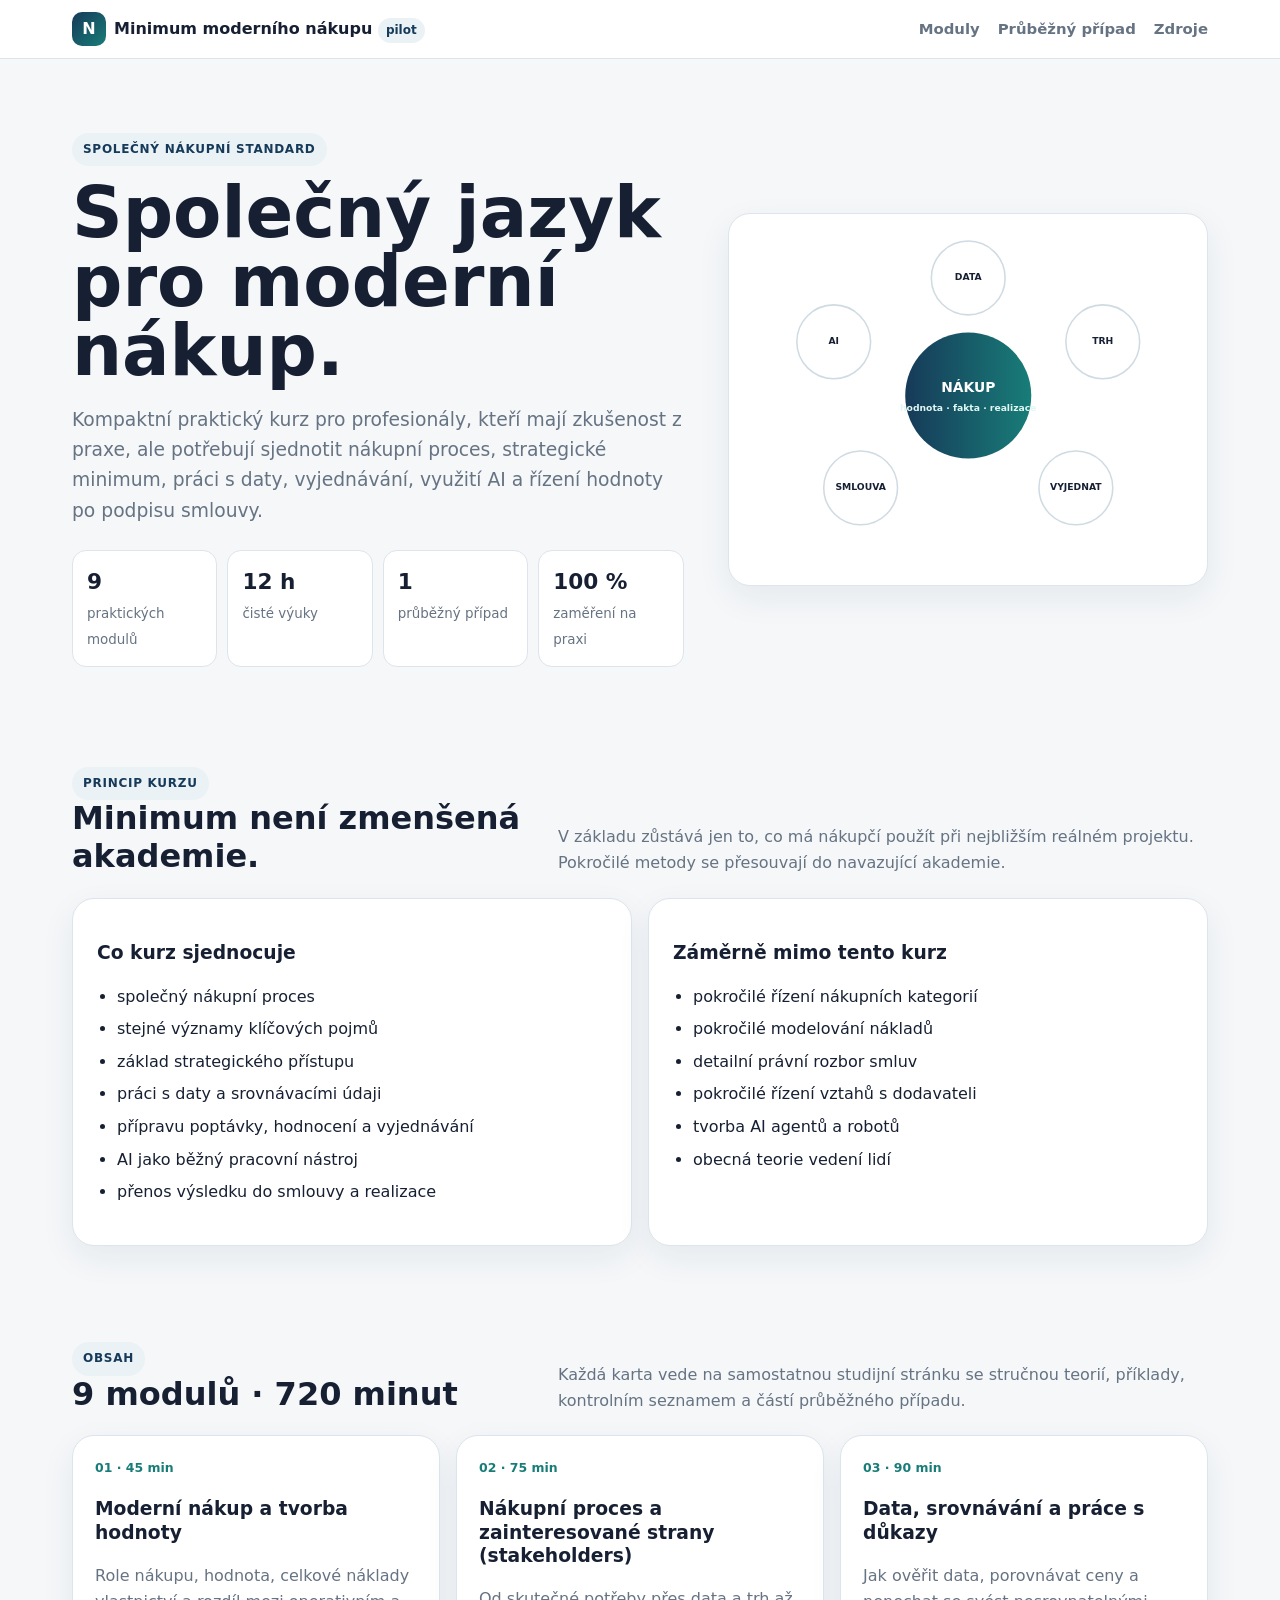
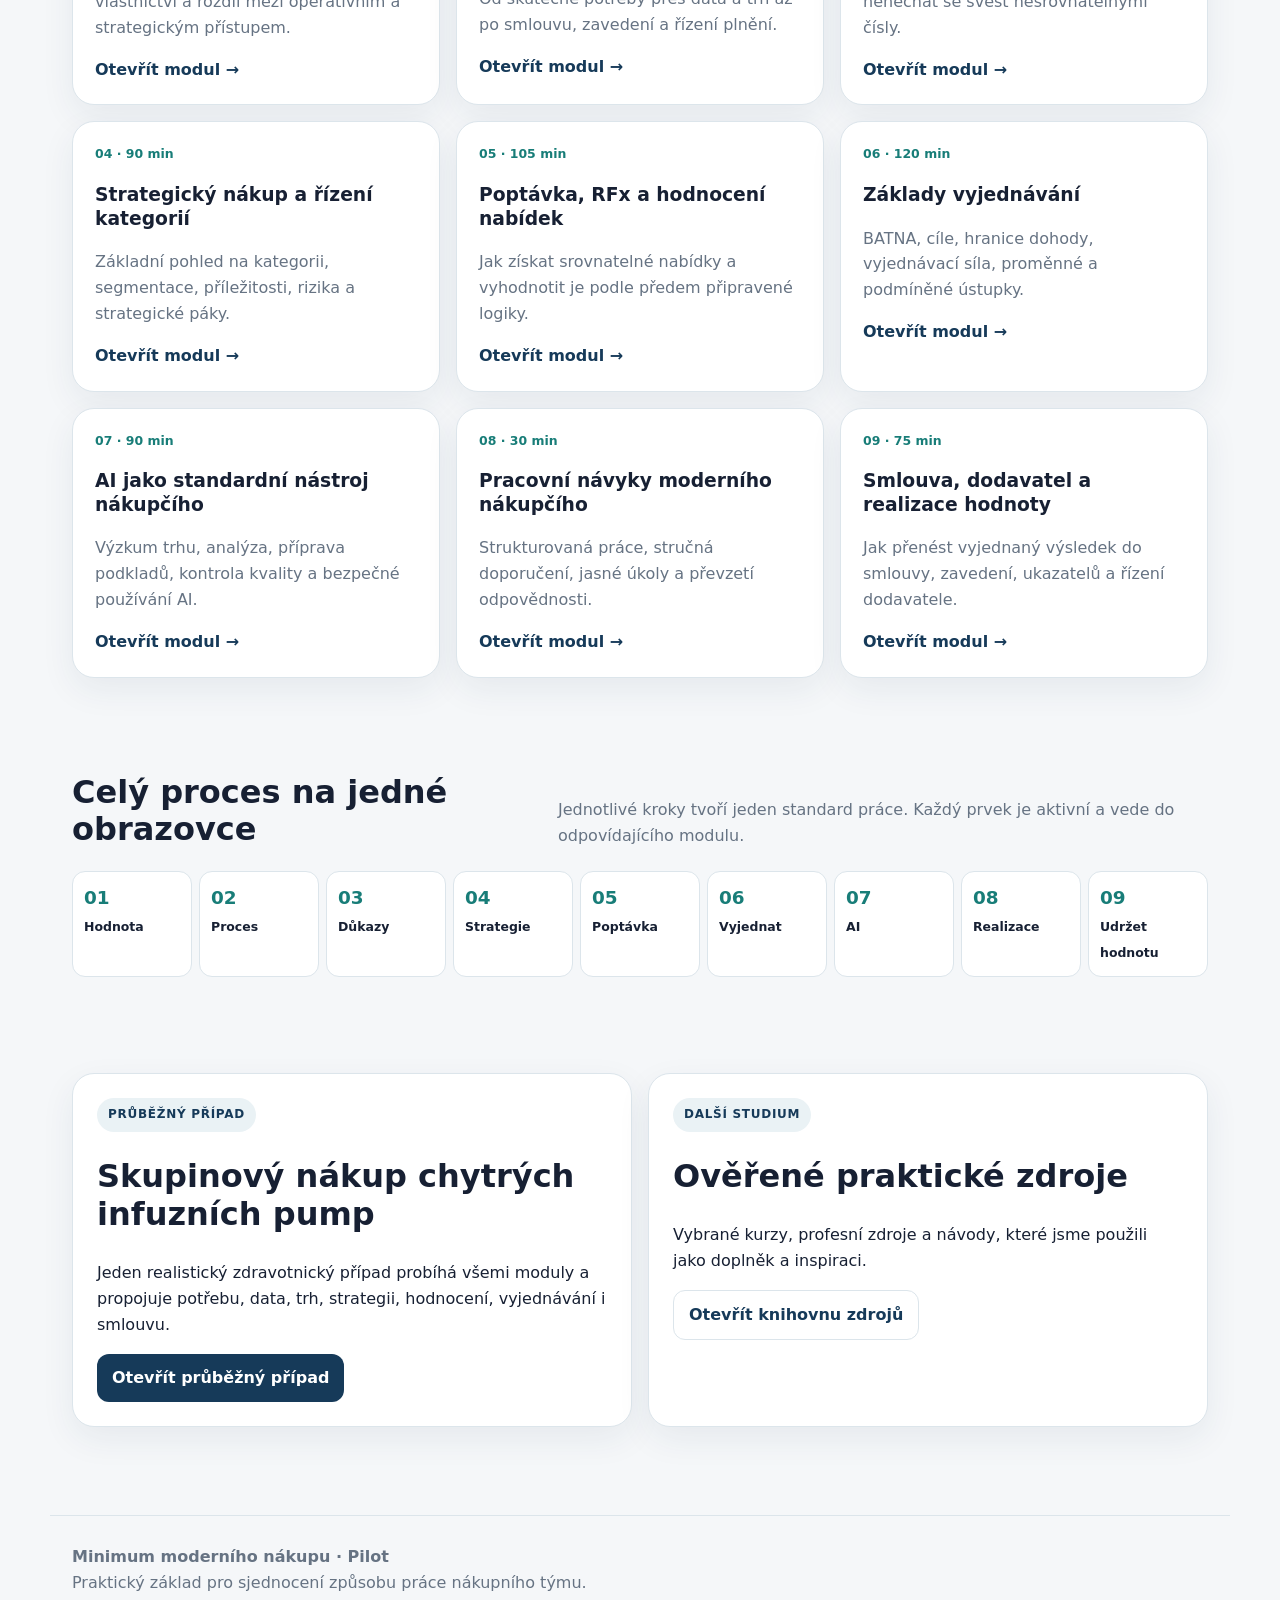
<file: index.html>
<!doctype html><html lang="cs"><head><meta charset="utf-8"><meta name="viewport" content="width=device-width,initial-scale=1"><meta name="referrer" content="strict-origin-when-cross-origin"><meta http-equiv="Content-Security-Policy" content="default-src 'self'; style-src 'self'; img-src 'self' data:; script-src 'none'; object-src 'none'; base-uri 'self'; form-action 'none'; frame-ancestors 'none'"><title>Minimum moderního nákupu · Pilot</title><link rel="stylesheet" href="styles.css"></head><body>
<header><nav><a class="brand" href="index.html"><b>N</b>Minimum moderního nákupu <span class="badge">pilot</span></a><a href="#moduly">Moduly</a><a href="master-case.html">Průběžný případ</a><a href="zdroje.html">Zdroje</a></nav></header>
<main>
<section class="hero"><div><span class="eyebrow">Společný nákupní standard</span><h1>Společný jazyk pro moderní nákup.</h1><p class="lead">Kompaktní praktický kurz pro profesionály, kteří mají zkušenost z praxe, ale potřebují sjednotit nákupní proces, strategické minimum, práci s daty, vyjednávání, využití AI a řízení hodnoty po podpisu smlouvy.</p><div class="stats"><div class="stat"><strong>9</strong><span>praktických modulů</span></div><div class="stat"><strong>12 h</strong><span>čisté výuky</span></div><div class="stat"><strong>1</strong><span>průběžný případ</span></div><div class="stat"><strong>100 %</strong><span>zaměření na praxi</span></div></div></div>
<div class="hero-art"><svg viewBox="0 0 560 410" role="img" aria-label="Model moderního nákupu"><defs><linearGradient id="g" x1="0" x2="1"><stop stop-color="#163a59"/><stop offset="1" stop-color="#187d78"/></linearGradient></defs><circle cx="280" cy="205" r="82" fill="url(#g)"/><text x="280" y="200" text-anchor="middle" fill="#fff" font-size="18" font-weight="800">NÁKUP</text><text x="280" y="225" text-anchor="middle" fill="#dff7f2" font-size="12" font-weight="700">hodnota · fakta · realizace</text><g fill="#fff" stroke="#cfdbe2" stroke-width="2"><circle cx="280" cy="52" r="48"/><circle cx="455" cy="135" r="48"/><circle cx="420" cy="325" r="48"/><circle cx="140" cy="325" r="48"/><circle cx="105" cy="135" r="48"/></g><g text-anchor="middle" font-size="12" font-weight="800" fill="#172033"><text x="280" y="55">DATA</text><text x="455" y="138">TRH</text><text x="420" y="328">VYJEDNAT</text><text x="140" y="328">SMLOUVA</text><text x="105" y="138">AI</text></g></svg></div></section>

<section class="wrap"><div class="section-head"><div><span class="eyebrow">Princip kurzu</span><h2>Minimum není zmenšená akademie.</h2></div><p>V základu zůstává jen to, co má nákupčí použít při nejbližším reálném projektu. Pokročilé metody se přesouvají do navazující akademie.</p></div>
<div class="cols"><div class="panel"><h3>Co kurz sjednocuje</h3><ul class="check"><li>společný nákupní proces</li><li>stejné významy klíčových pojmů</li><li>základ strategického přístupu</li><li>práci s daty a srovnávacími údaji</li><li>přípravu poptávky, hodnocení a vyjednávání</li><li>AI jako běžný pracovní nástroj</li><li>přenos výsledku do smlouvy a realizace</li></ul></div><div class="panel"><h3>Záměrně mimo tento kurz</h3><ul class="check"><li>pokročilé řízení nákupních kategorií</li><li>pokročilé modelování nákladů</li><li>detailní právní rozbor smluv</li><li>pokročilé řízení vztahů s dodavateli</li><li>tvorba AI agentů a robotů</li><li>obecná teorie vedení lidí</li></ul></div></div></section>

<section class="wrap" id="moduly"><div class="section-head"><div><span class="eyebrow">Obsah</span><h2>9 modulů · 720 minut</h2></div><p>Každá karta vede na samostatnou studijní stránku se stručnou teorií, příklady, kontrolním seznamem a částí průběžného případu.</p></div><div class="grid">
<a class="module-card" href="moduly/01-moderni-nakup.html"><div class="num">01 · 45 min</div><h3>Moderní nákup a tvorba hodnoty</h3><p>Role nákupu, hodnota, celkové náklady vlastnictví a rozdíl mezi operativním a strategickým přístupem.</p><span class="go">Otevřít modul →</span></a>
<a class="module-card" href="moduly/02-proces-a-zainteresovane-strany.html"><div class="num">02 · 75 min</div><h3>Nákupní proces a zainteresované strany (stakeholders)</h3><p>Od skutečné potřeby přes data a trh až po smlouvu, zavedení a řízení plnění.</p><span class="go">Otevřít modul →</span></a>
<a class="module-card" href="moduly/03-data-a-srovnavani.html"><div class="num">03 · 90 min</div><h3>Data, srovnávání a práce s důkazy</h3><p>Jak ověřit data, porovnávat ceny a nenechat se svést nesrovnatelnými čísly.</p><span class="go">Otevřít modul →</span></a>
<a class="module-card" href="moduly/04-strategicky-nakup-a-kategorie.html"><div class="num">04 · 90 min</div><h3>Strategický nákup a řízení kategorií</h3><p>Základní pohled na kategorii, segmentace, příležitosti, rizika a strategické páky.</p><span class="go">Otevřít modul →</span></a>
<a class="module-card" href="moduly/05-poptavka-a-hodnoceni.html"><div class="num">05 · 105 min</div><h3>Poptávka, RFx a hodnocení nabídek</h3><p>Jak získat srovnatelné nabídky a vyhodnotit je podle předem připravené logiky.</p><span class="go">Otevřít modul →</span></a>
<a class="module-card" href="moduly/06-vyjednavani.html"><div class="num">06 · 120 min</div><h3>Základy vyjednávání</h3><p>BATNA, cíle, hranice dohody, vyjednávací síla, proměnné a podmíněné ústupky.</p><span class="go">Otevřít modul →</span></a>
<a class="module-card" href="moduly/07-ai-v-nakupu.html"><div class="num">07 · 90 min</div><h3>AI jako standardní nástroj nákupčího</h3><p>Výzkum trhu, analýza, příprava podkladů, kontrola kvality a bezpečné používání AI.</p><span class="go">Otevřít modul →</span></a>
<a class="module-card" href="moduly/08-pracovni-navyky.html"><div class="num">08 · 30 min</div><h3>Pracovní návyky moderního nákupčího</h3><p>Strukturovaná práce, stručná doporučení, jasné úkoly a převzetí odpovědnosti.</p><span class="go">Otevřít modul →</span></a>
<a class="module-card" href="moduly/09-smlouva-a-dodavatel.html"><div class="num">09 · 75 min</div><h3>Smlouva, dodavatel a realizace hodnoty</h3><p>Jak přenést vyjednaný výsledek do smlouvy, zavedení, ukazatelů a řízení dodavatele.</p><span class="go">Otevřít modul →</span></a>
</div></section>

<section class="wrap"><div class="section-head"><h2>Celý proces na jedné obrazovce</h2><p>Jednotlivé kroky tvoří jeden standard práce. Každý prvek je aktivní a vede do odpovídajícího modulu.</p></div><div class="flow">
<a href="moduly/01-moderni-nakup.html"><b>01</b><span>Hodnota</span></a><a href="moduly/02-proces-a-zainteresovane-strany.html"><b>02</b><span>Proces</span></a><a href="moduly/03-data-a-srovnavani.html"><b>03</b><span>Důkazy</span></a><a href="moduly/04-strategicky-nakup-a-kategorie.html"><b>04</b><span>Strategie</span></a><a href="moduly/05-poptavka-a-hodnoceni.html"><b>05</b><span>Poptávka</span></a><a href="moduly/06-vyjednavani.html"><b>06</b><span>Vyjednat</span></a><a href="moduly/07-ai-v-nakupu.html"><b>07</b><span>AI</span></a><a href="moduly/08-pracovni-navyky.html"><b>08</b><span>Realizace</span></a><a href="moduly/09-smlouva-a-dodavatel.html"><b>09</b><span>Udržet hodnotu</span></a>
</div></section>

<section class="wrap"><div class="cols"><div class="panel"><span class="eyebrow">Průběžný případ</span><h2>Skupinový nákup chytrých infuzních pump</h2><p>Jeden realistický zdravotnický případ probíhá všemi moduly a propojuje potřebu, data, trh, strategii, hodnocení, vyjednávání i smlouvu.</p><a class="cta" href="master-case.html">Otevřít průběžný případ</a></div><div class="panel"><span class="eyebrow">Další studium</span><h2>Ověřené praktické zdroje</h2><p>Vybrané kurzy, profesní zdroje a návody, které jsme použili jako doplněk a inspiraci.</p><a class="cta alt" href="zdroje.html">Otevřít knihovnu zdrojů</a></div></div></section>
</main><footer><b>Minimum moderního nákupu · Pilot</b><div>Praktický základ pro sjednocení způsobu práce nákupního týmu.</div></footer></body></html>
</file>
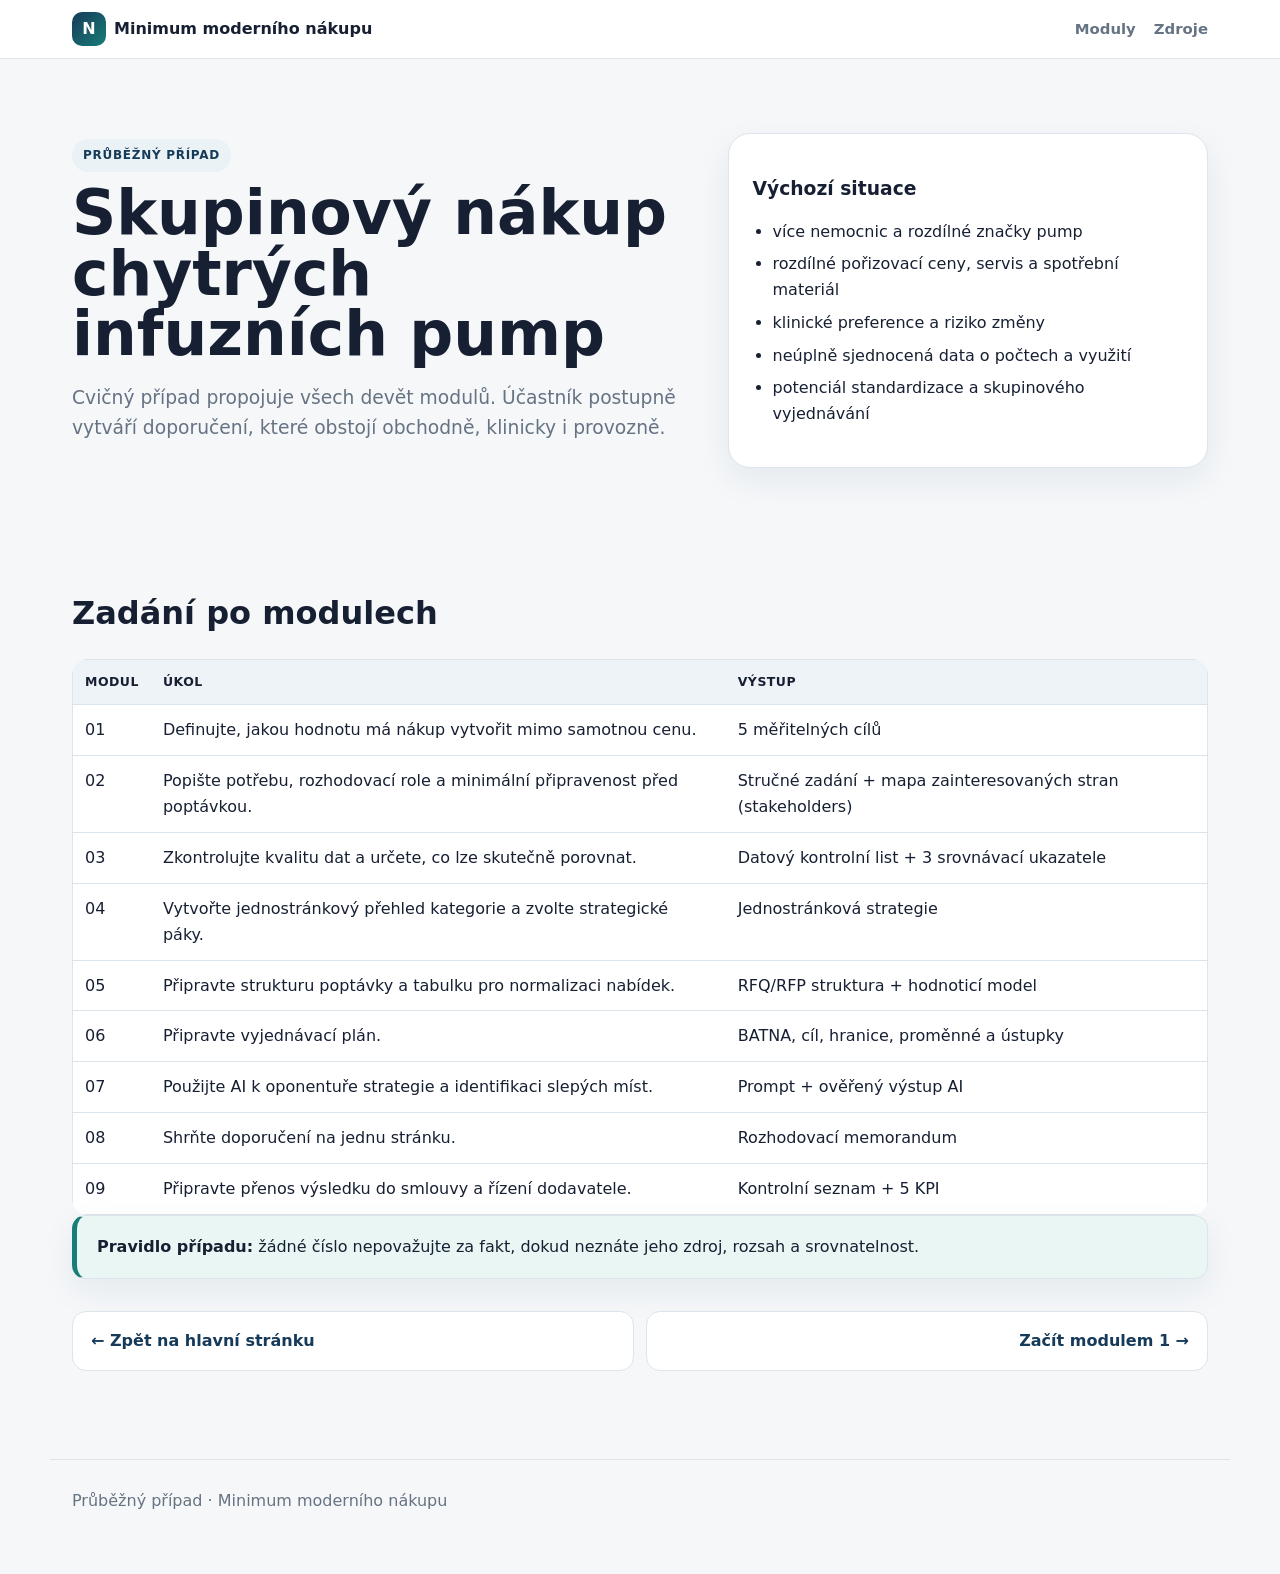
<file: master-case.html>
<!doctype html><html lang="cs"><head><meta charset="utf-8"><meta name="viewport" content="width=device-width,initial-scale=1"><meta http-equiv="Content-Security-Policy" content="default-src 'self'; style-src 'self'; img-src 'self' data:; script-src 'none'; object-src 'none'; base-uri 'self'; form-action 'none'; frame-ancestors 'none'"><title>Průběžný případ · Infuzní pumpy</title><link rel="stylesheet" href="styles.css"></head><body><header><nav><a class="brand" href="index.html"><b>N</b>Minimum moderního nákupu</a><a href="index.html#moduly">Moduly</a><a href="zdroje.html">Zdroje</a></nav></header><main>
<section class="hero module-hero"><div><span class="eyebrow">Průběžný případ</span><h1>Skupinový nákup chytrých infuzních pump</h1><p class="lead">Cvičný případ propojuje všech devět modulů. Účastník postupně vytváří doporučení, které obstojí obchodně, klinicky i provozně.</p></div><div class="panel"><h3>Výchozí situace</h3><ul class="check"><li>více nemocnic a rozdílné značky pump</li><li>rozdílné pořizovací ceny, servis a spotřební materiál</li><li>klinické preference a riziko změny</li><li>neúplně sjednocená data o počtech a využití</li><li>potenciál standardizace a skupinového vyjednávání</li></ul></div></section>
<section class="wrap"><h2>Zadání po modulech</h2><div class="table"><table><thead><tr><th>Modul</th><th>Úkol</th><th>Výstup</th></tr></thead><tbody>
<tr><td>01</td><td>Definujte, jakou hodnotu má nákup vytvořit mimo samotnou cenu.</td><td>5 měřitelných cílů</td></tr>
<tr><td>02</td><td>Popište potřebu, rozhodovací role a minimální připravenost před poptávkou.</td><td>Stručné zadání + mapa zainteresovaných stran (stakeholders)</td></tr>
<tr><td>03</td><td>Zkontrolujte kvalitu dat a určete, co lze skutečně porovnat.</td><td>Datový kontrolní list + 3 srovnávací ukazatele</td></tr>
<tr><td>04</td><td>Vytvořte jednostránkový přehled kategorie a zvolte strategické páky.</td><td>Jednostránková strategie</td></tr>
<tr><td>05</td><td>Připravte strukturu poptávky a tabulku pro normalizaci nabídek.</td><td>RFQ/RFP struktura + hodnoticí model</td></tr>
<tr><td>06</td><td>Připravte vyjednávací plán.</td><td>BATNA, cíl, hranice, proměnné a ústupky</td></tr>
<tr><td>07</td><td>Použijte AI k oponentuře strategie a identifikaci slepých míst.</td><td>Prompt + ověřený výstup AI</td></tr>
<tr><td>08</td><td>Shrňte doporučení na jednu stránku.</td><td>Rozhodovací memorandum</td></tr>
<tr><td>09</td><td>Připravte přenos výsledku do smlouvy a řízení dodavatele.</td><td>Kontrolní seznam + 5 KPI</td></tr>
</tbody></table></div><div class="callout tip" style="margin-top:22px"><b>Pravidlo případu:</b> žádné číslo nepovažujte za fakt, dokud neznáte jeho zdroj, rozsah a srovnatelnost.</div>
<div class="nextprev"><a href="index.html">← Zpět na hlavní stránku</a><a href="moduly/01-moderni-nakup.html">Začít modulem 1 →</a></div></section></main><footer>Průběžný případ · Minimum moderního nákupu</footer></body></html>
</file>
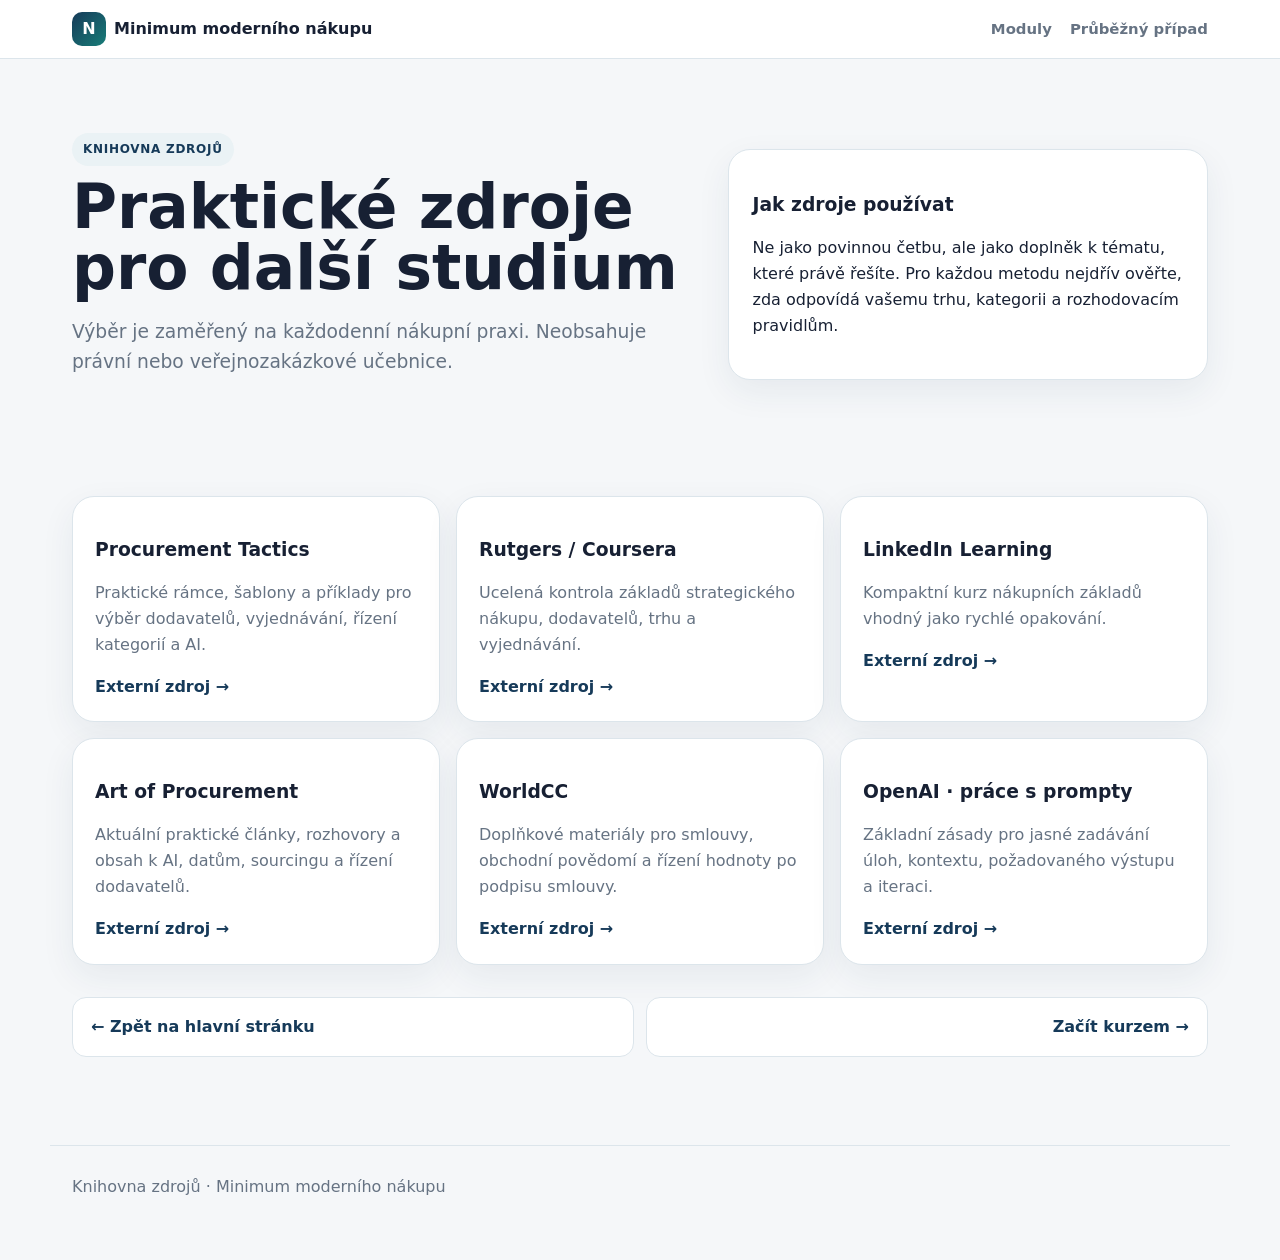
<file: zdroje.html>
<!doctype html><html lang="cs"><head><meta charset="utf-8"><meta name="viewport" content="width=device-width,initial-scale=1"><meta http-equiv="Content-Security-Policy" content="default-src 'self' https:; style-src 'self'; img-src 'self' data:; script-src 'none'; object-src 'none'; base-uri 'self'; form-action 'none'; frame-ancestors 'none'"><title>Zdroje · Minimum moderního nákupu</title><link rel="stylesheet" href="styles.css"></head><body><header><nav><a class="brand" href="index.html"><b>N</b>Minimum moderního nákupu</a><a href="index.html#moduly">Moduly</a><a href="master-case.html">Průběžný případ</a></nav></header><main><section class="hero module-hero"><div><span class="eyebrow">Knihovna zdrojů</span><h1>Praktické zdroje pro další studium</h1><p class="lead">Výběr je zaměřený na každodenní nákupní praxi. Neobsahuje právní nebo veřejnozakázkové učebnice.</p></div><div class="panel"><h3>Jak zdroje používat</h3><p>Ne jako povinnou četbu, ale jako doplněk k tématu, které právě řešíte. Pro každou metodu nejdřív ověřte, zda odpovídá vašemu trhu, kategorii a rozhodovacím pravidlům.</p></div></section>
<section class="wrap"><div class="grid">
<a class="module-card" href="https://procurementtactics.com/" rel="noopener noreferrer"><h3>Procurement Tactics</h3><p>Praktické rámce, šablony a příklady pro výběr dodavatelů, vyjednávání, řízení kategorií a AI.</p><span class="go">Externí zdroj →</span></a>
<a class="module-card" href="https://www.coursera.org/specializations/procurement-sourcing" rel="noopener noreferrer"><h3>Rutgers / Coursera</h3><p>Ucelená kontrola základů strategického nákupu, dodavatelů, trhu a vyjednávání.</p><span class="go">Externí zdroj →</span></a>
<a class="module-card" href="https://www.linkedin.com/learning/purchasing-foundations" rel="noopener noreferrer"><h3>LinkedIn Learning</h3><p>Kompaktní kurz nákupních základů vhodný jako rychlé opakování.</p><span class="go">Externí zdroj →</span></a>
<a class="module-card" href="https://artofprocurement.com/insight-hubs" rel="noopener noreferrer"><h3>Art of Procurement</h3><p>Aktuální praktické články, rozhovory a obsah k AI, datům, sourcingu a řízení dodavatelů.</p><span class="go">Externí zdroj →</span></a>
<a class="module-card" href="https://www.worldcc.com/education-training/online-learning.html" rel="noopener noreferrer"><h3>WorldCC</h3><p>Doplňkové materiály pro smlouvy, obchodní povědomí a řízení hodnoty po podpisu smlouvy.</p><span class="go">Externí zdroj →</span></a>
<a class="module-card" href="https://help.openai.com/en/articles/10032626-prompt-engineering-best-practices-for-chatgpt" rel="noopener noreferrer"><h3>OpenAI · práce s prompty</h3><p>Základní zásady pro jasné zadávání úloh, kontextu, požadovaného výstupu a iteraci.</p><span class="go">Externí zdroj →</span></a>
</div><div class="nextprev"><a href="index.html">← Zpět na hlavní stránku</a><a href="moduly/01-moderni-nakup.html">Začít kurzem →</a></div></section></main><footer>Knihovna zdrojů · Minimum moderního nákupu</footer></body></html>
</file>
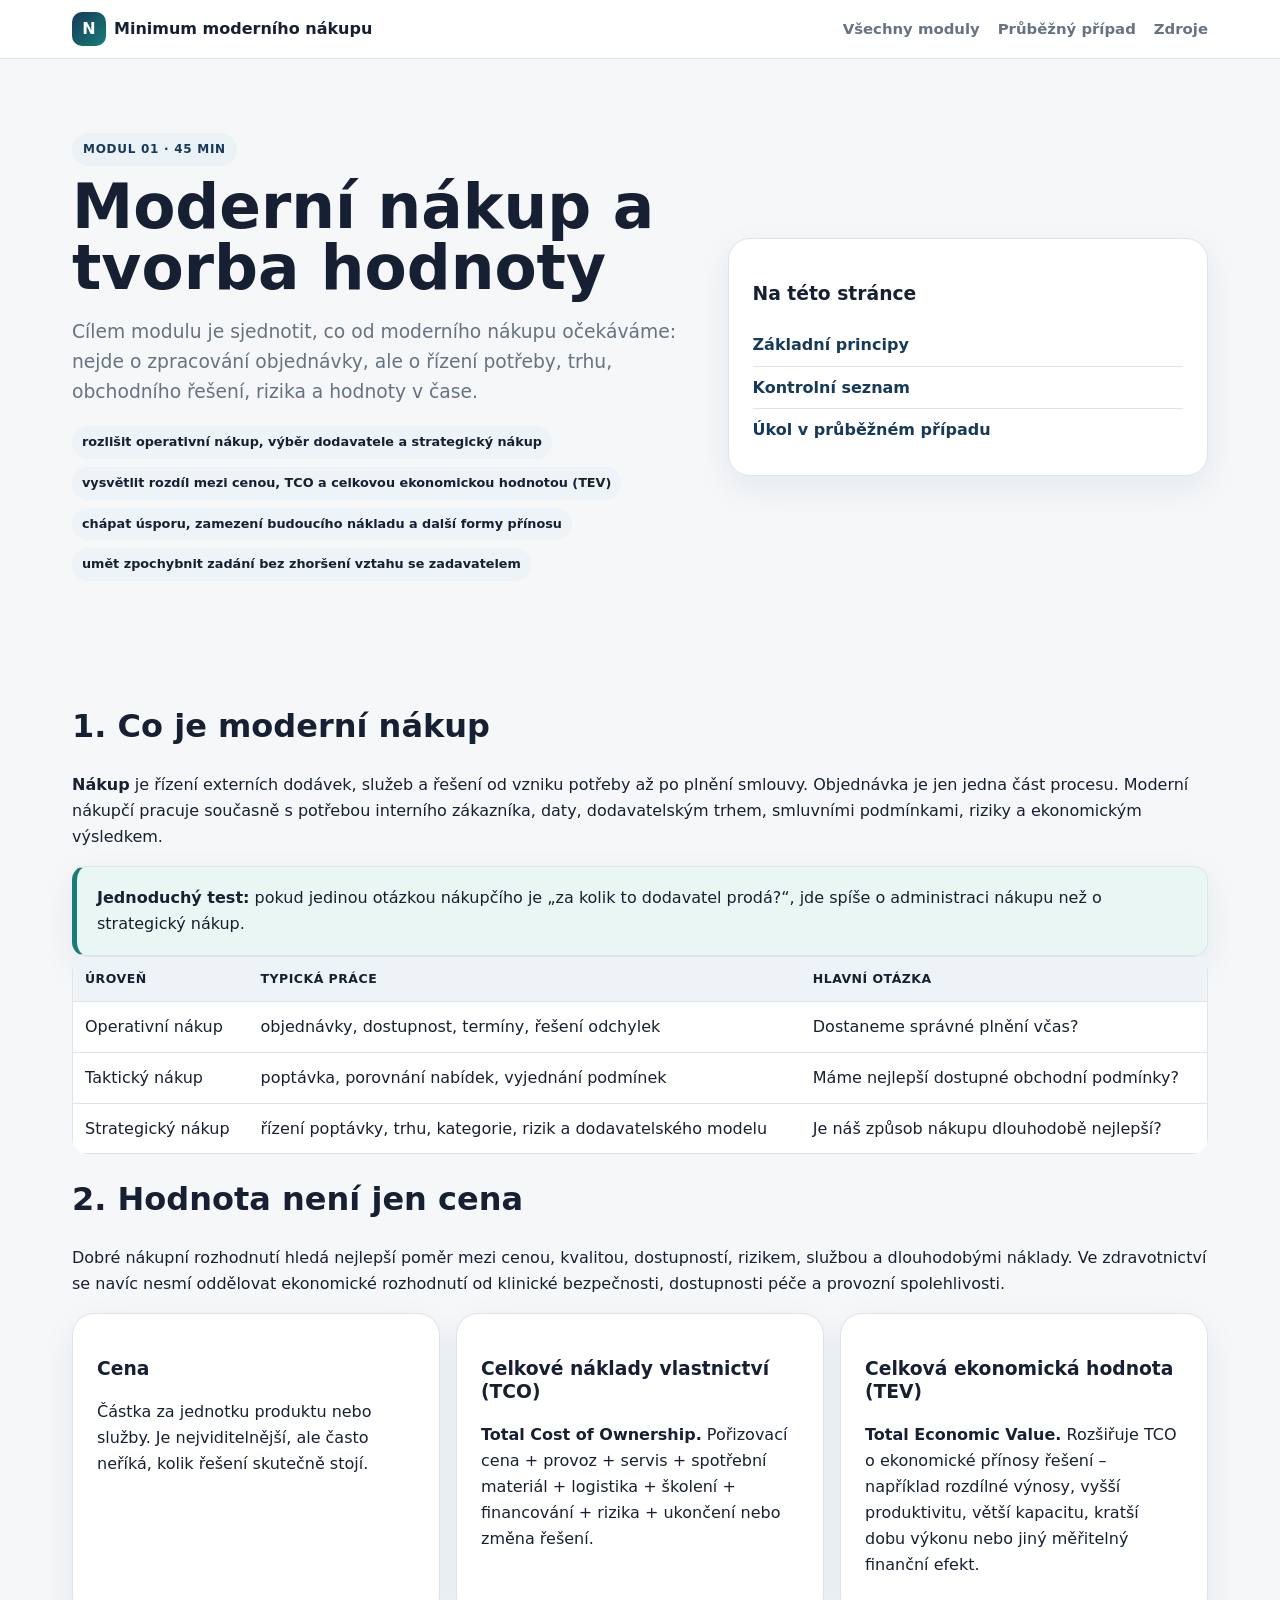
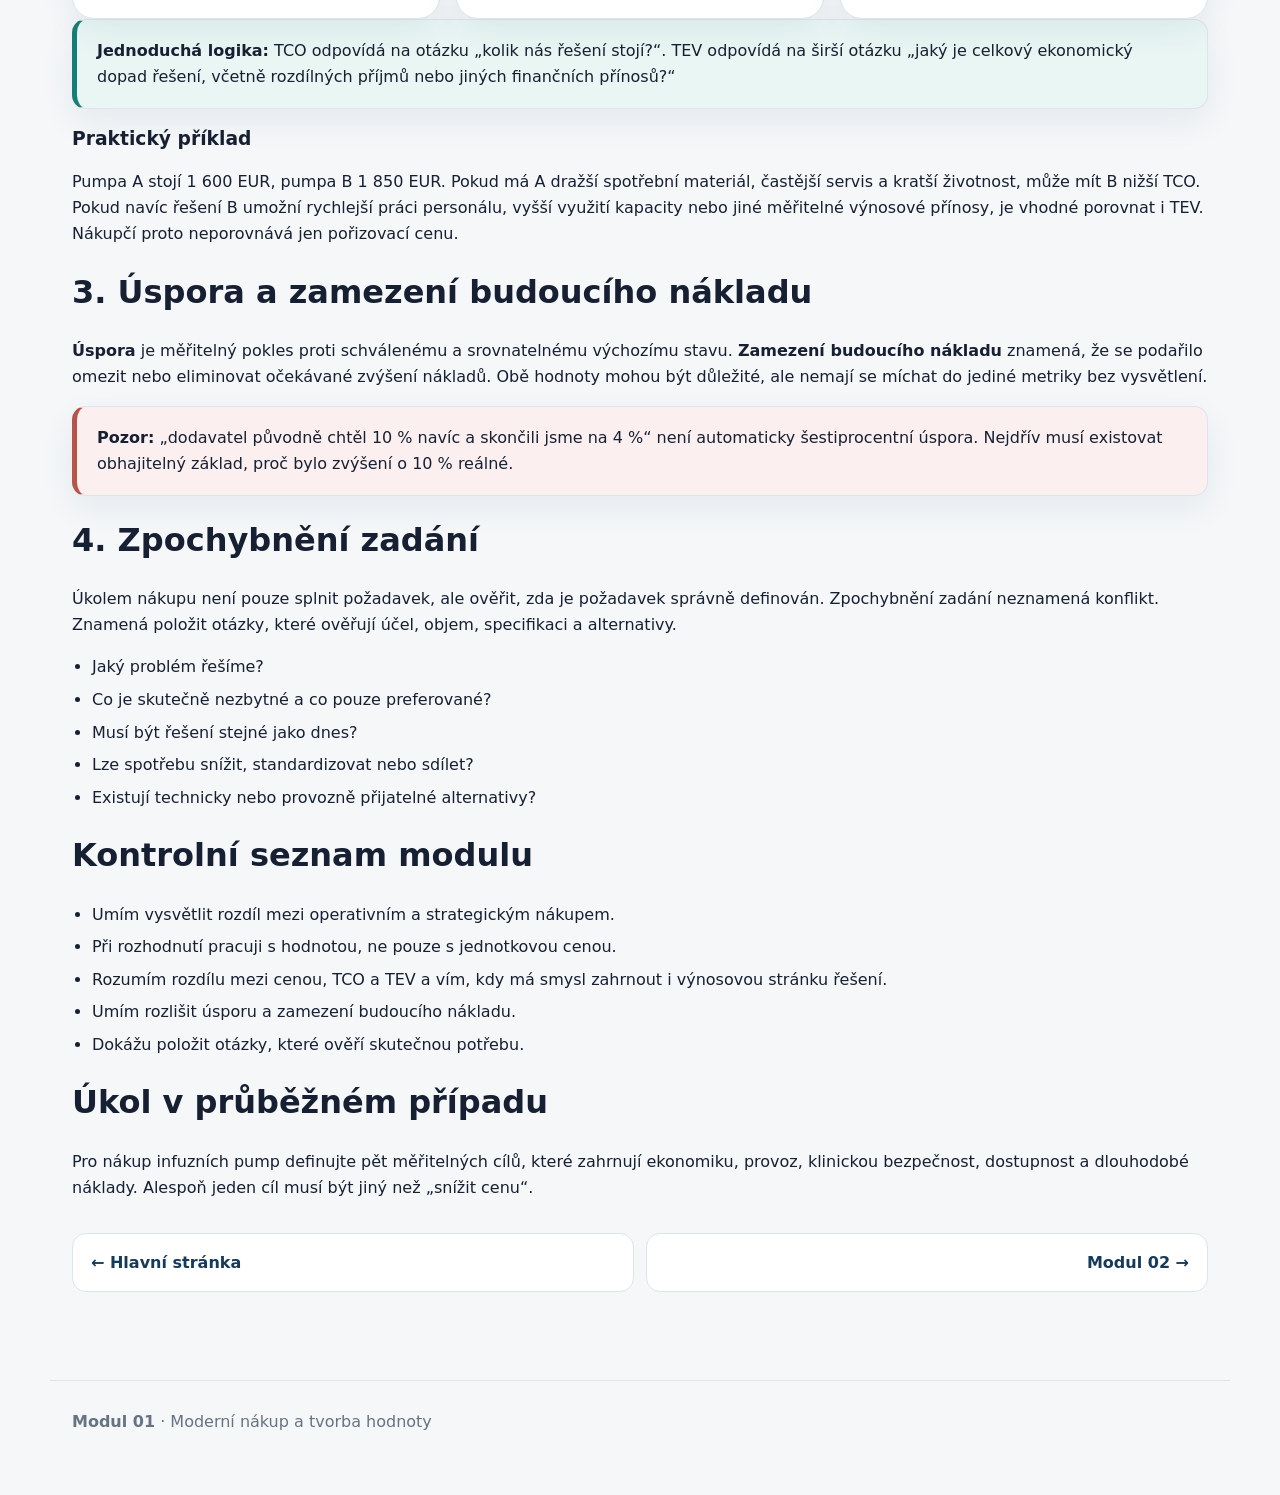
<file: moduly/01-moderni-nakup.html>
<!doctype html><html lang="cs"><head><meta charset="utf-8"><meta name="viewport" content="width=device-width,initial-scale=1"><meta name="referrer" content="strict-origin-when-cross-origin"><meta http-equiv="Content-Security-Policy" content="default-src 'self'; style-src 'self'; img-src 'self' data:; script-src 'none'; object-src 'none'; base-uri 'self'; form-action 'none'; frame-ancestors 'none'"><title>Moderní nákup a tvorba hodnoty · Minimum moderního nákupu</title><link rel="stylesheet" href="../styles.css"></head><body>
<header><nav><a class="brand" href="../index.html"><b>N</b>Minimum moderního nákupu</a><a href="../index.html#moduly">Všechny moduly</a><a href="../master-case.html">Průběžný případ</a><a href="../zdroje.html">Zdroje</a></nav></header>
<main><section class="hero module-hero"><div><span class="eyebrow">Modul 01 · 45 min</span><h1>Moderní nákup a tvorba hodnoty</h1><p class="lead">Cílem modulu je sjednotit, co od moderního nákupu očekáváme: nejde o zpracování objednávky, ale o řízení potřeby, trhu, obchodního řešení, rizika a hodnoty v čase.</p><div class="pill-row"><span class="pill">rozlišit operativní nákup, výběr dodavatele a strategický nákup</span><span class="pill">vysvětlit rozdíl mezi cenou, TCO a celkovou ekonomickou hodnotou (TEV)</span><span class="pill">chápat úsporu, zamezení budoucího nákladu a další formy přínosu</span><span class="pill">umět zpochybnit zadání bez zhoršení vztahu se zadavatelem</span></div></div><aside class="toc"><h3>Na této stránce</h3><a href="#zaklad">Základní principy</a><a href="#minimum">Kontrolní seznam</a><a href="#case">Úkol v průběžném případu</a></aside></section>
<section class="wrap">
<h2 id="zaklad">1. Co je moderní nákup</h2>
<p><span class="term">Nákup</span> je řízení externích dodávek, služeb a řešení od vzniku potřeby až po plnění smlouvy. Objednávka je jen jedna část procesu. Moderní nákupčí pracuje současně s potřebou interního zákazníka, daty, dodavatelským trhem, smluvními podmínkami, riziky a ekonomickým výsledkem.</p>
<div class="callout tip"><b>Jednoduchý test:</b> pokud jedinou otázkou nákupčího je „za kolik to dodavatel prodá?“, jde spíše o administraci nákupu než o strategický nákup.</div>
<div class="table"><table><thead><tr><th>Úroveň</th><th>Typická práce</th><th>Hlavní otázka</th></tr></thead><tbody>
<tr><td>Operativní nákup</td><td>objednávky, dostupnost, termíny, řešení odchylek</td><td>Dostaneme správné plnění včas?</td></tr>
<tr><td>Taktický nákup</td><td>poptávka, porovnání nabídek, vyjednání podmínek</td><td>Máme nejlepší dostupné obchodní podmínky?</td></tr>
<tr><td>Strategický nákup</td><td>řízení poptávky, trhu, kategorie, rizik a dodavatelského modelu</td><td>Je náš způsob nákupu dlouhodobě nejlepší?</td></tr>
</tbody></table></div>

<h2 id="hodnota">2. Hodnota není jen cena</h2>
<p>Dobré nákupní rozhodnutí hledá nejlepší poměr mezi cenou, kvalitou, dostupností, rizikem, službou a dlouhodobými náklady. Ve zdravotnictví se navíc nesmí oddělovat ekonomické rozhodnutí od klinické bezpečnosti, dostupnosti péče a provozní spolehlivosti.</p>
<div class="grid">
<div class="panel"><h3>Cena</h3><p>Částka za jednotku produktu nebo služby. Je nejviditelnější, ale často neříká, kolik řešení skutečně stojí.</p></div>
<div class="panel"><h3>Celkové náklady vlastnictví (TCO)</h3><p><b>Total Cost of Ownership.</b> Pořizovací cena + provoz + servis + spotřební materiál + logistika + školení + financování + rizika + ukončení nebo změna řešení.</p></div>
<div class="panel"><h3>Celková ekonomická hodnota (TEV)</h3><p><b>Total Economic Value.</b> Rozšiřuje TCO o ekonomické přínosy řešení – například rozdílné výnosy, vyšší produktivitu, větší kapacitu, kratší dobu výkonu nebo jiný měřitelný finanční efekt.</p></div>
</div>
<div class="callout tip"><b>Jednoduchá logika:</b> TCO odpovídá na otázku „kolik nás řešení stojí?“. TEV odpovídá na širší otázku „jaký je celkový ekonomický dopad řešení, včetně rozdílných příjmů nebo jiných finančních přínosů?“</div>
<h3>Praktický příklad</h3>
<p>Pumpa A stojí 1 600 EUR, pumpa B 1 850 EUR. Pokud má A dražší spotřební materiál, častější servis a kratší životnost, může mít B nižší TCO. Pokud navíc řešení B umožní rychlejší práci personálu, vyšší využití kapacity nebo jiné měřitelné výnosové přínosy, je vhodné porovnat i TEV. Nákupčí proto neporovnává jen pořizovací cenu.</p>

<h2 id="uspory">3. Úspora a zamezení budoucího nákladu</h2>
<p><span class="term">Úspora</span> je měřitelný pokles proti schválenému a srovnatelnému výchozímu stavu. <span class="term">Zamezení budoucího nákladu</span> znamená, že se podařilo omezit nebo eliminovat očekávané zvýšení nákladů. Obě hodnoty mohou být důležité, ale nemají se míchat do jediné metriky bez vysvětlení.</p>
<div class="callout warn"><b>Pozor:</b> „dodavatel původně chtěl 10 % navíc a skončili jsme na 4 %“ není automaticky šestiprocentní úspora. Nejdřív musí existovat obhajitelný základ, proč bylo zvýšení o 10 % reálné.</div>

<h2 id="zpochybnění">4. Zpochybnění zadání</h2>
<p>Úkolem nákupu není pouze splnit požadavek, ale ověřit, zda je požadavek správně definován. Zpochybnění zadání neznamená konflikt. Znamená položit otázky, které ověřují účel, objem, specifikaci a alternativy.</p>
<ul class="check"><li>Jaký problém řešíme?</li><li>Co je skutečně nezbytné a co pouze preferované?</li><li>Musí být řešení stejné jako dnes?</li><li>Lze spotřebu snížit, standardizovat nebo sdílet?</li><li>Existují technicky nebo provozně přijatelné alternativy?</li></ul>

<h2 id="minimum">Kontrolní seznam modulu</h2>
<ul class="check"><li>Umím vysvětlit rozdíl mezi operativním a strategickým nákupem.</li><li>Při rozhodnutí pracuji s hodnotou, ne pouze s jednotkovou cenou.</li><li>Rozumím rozdílu mezi cenou, TCO a TEV a vím, kdy má smysl zahrnout i výnosovou stránku řešení.</li><li>Umím rozlišit úsporu a zamezení budoucího nákladu.</li><li>Dokážu položit otázky, které ověří skutečnou potřebu.</li></ul>

<h2 id="case">Úkol v průběžném případu</h2>
<p>Pro nákup infuzních pump definujte pět měřitelných cílů, které zahrnují ekonomiku, provoz, klinickou bezpečnost, dostupnost a dlouhodobé náklady. Alespoň jeden cíl musí být jiný než „snížit cenu“.</p><div class="nextprev"><a href="../index.html">← Hlavní stránka</a><a href="../moduly/02-proces-a-zainteresovane-strany.html">Modul 02 →</a></div></section></main><footer><b>Modul 01</b> · Moderní nákup a tvorba hodnoty</footer></body></html>
</file>
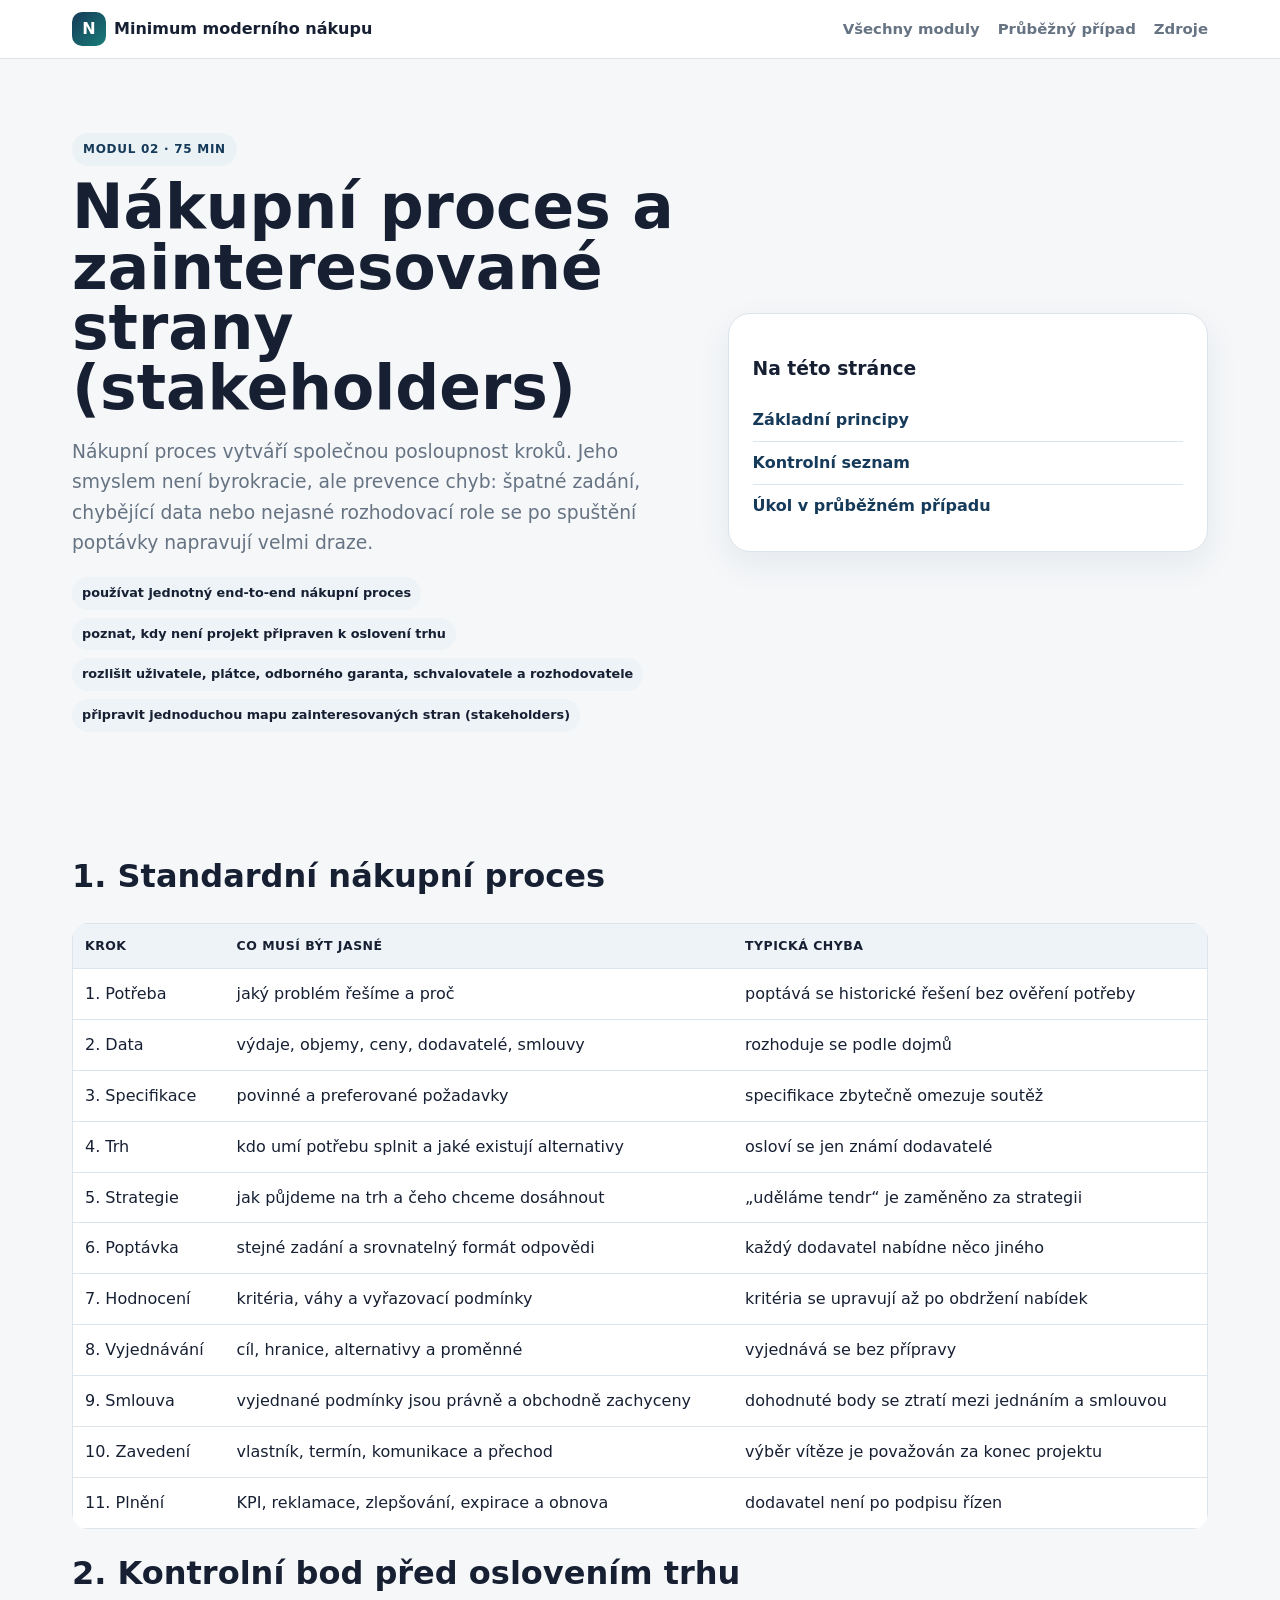
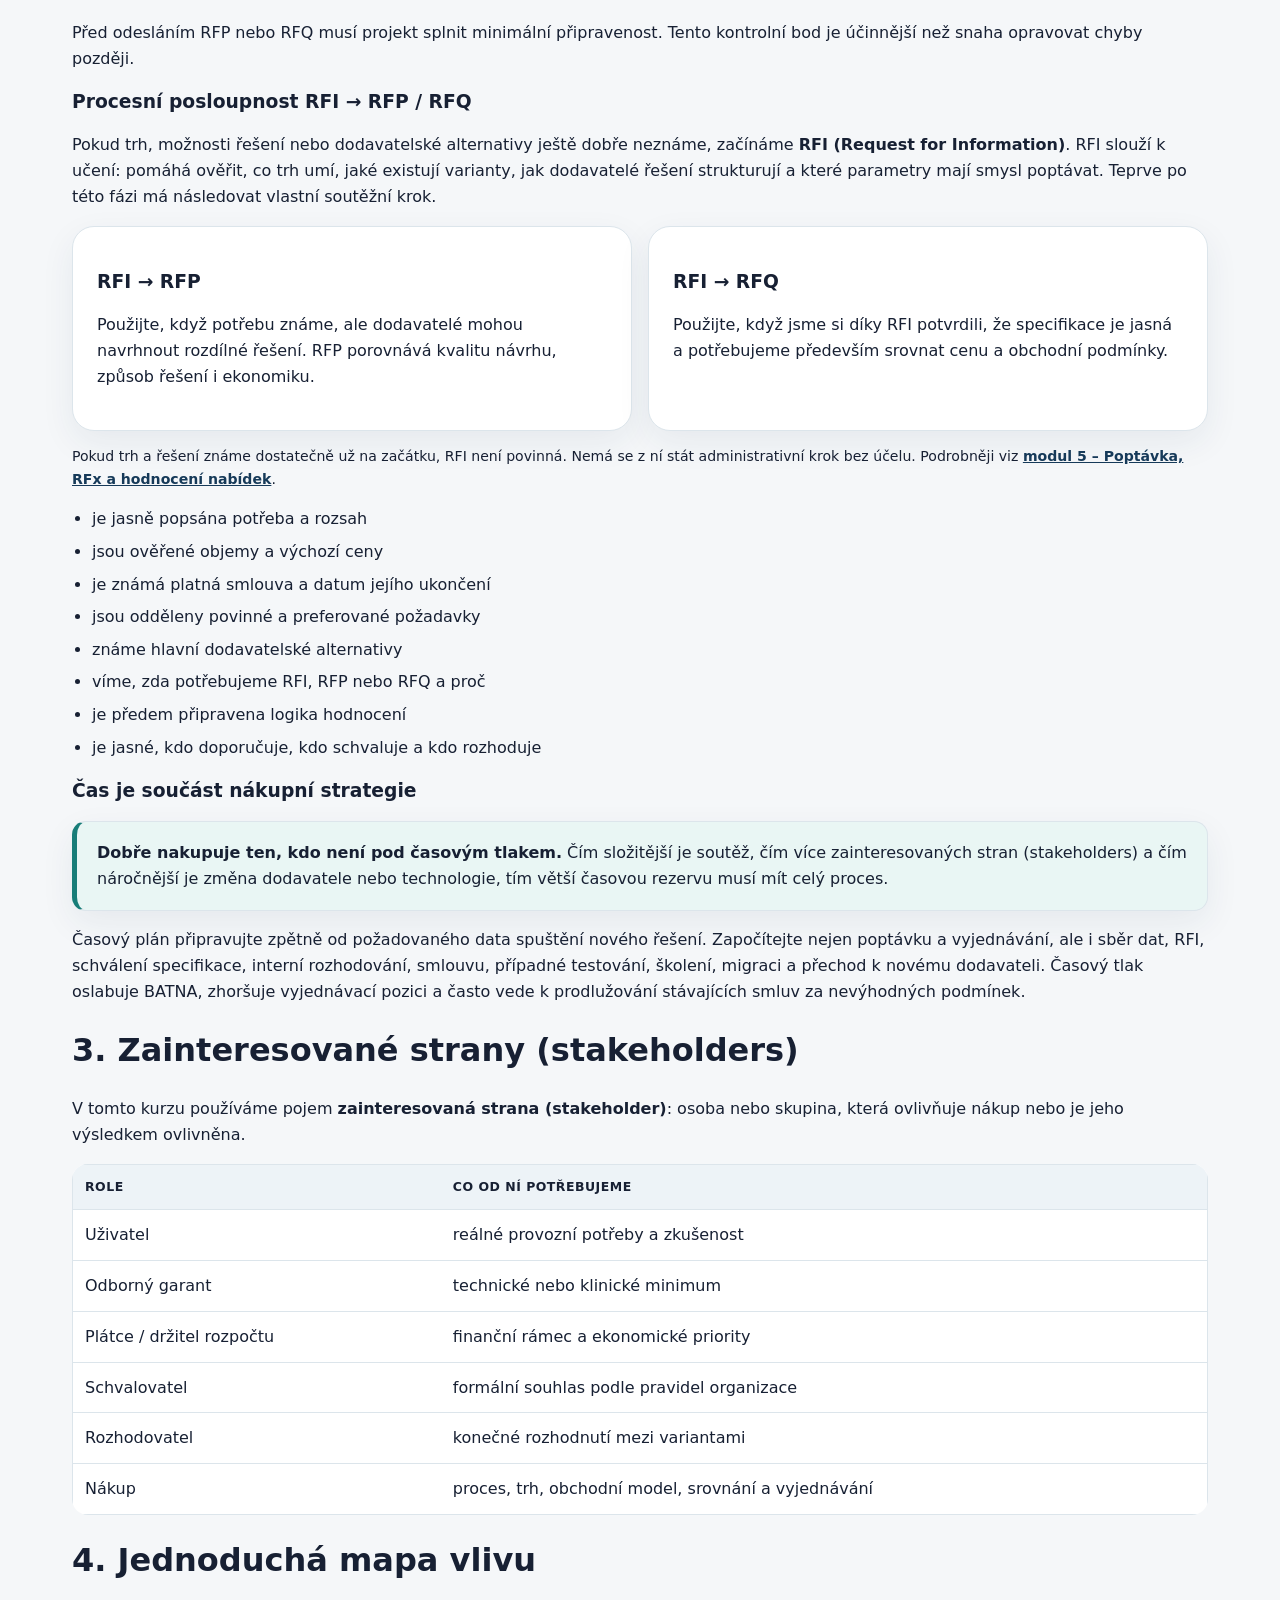
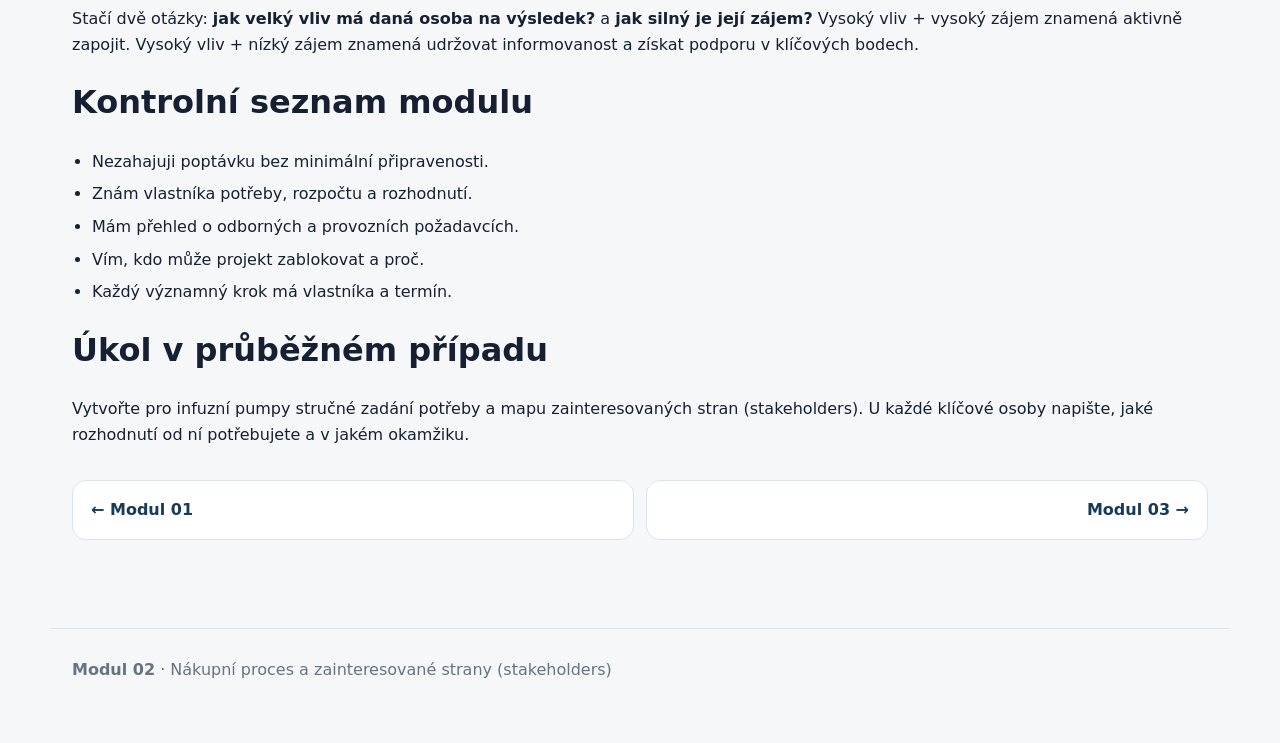
<file: moduly/02-proces-a-zainteresovane-strany.html>
<!doctype html><html lang="cs"><head><meta charset="utf-8"><meta name="viewport" content="width=device-width,initial-scale=1"><meta name="referrer" content="strict-origin-when-cross-origin"><meta http-equiv="Content-Security-Policy" content="default-src 'self'; style-src 'self'; img-src 'self' data:; script-src 'none'; object-src 'none'; base-uri 'self'; form-action 'none'; frame-ancestors 'none'"><title>Nákupní proces a zainteresované strany (stakeholders) · Minimum moderního nákupu</title><link rel="stylesheet" href="../styles.css"></head><body>
<header><nav><a class="brand" href="../index.html"><b>N</b>Minimum moderního nákupu</a><a href="../index.html#moduly">Všechny moduly</a><a href="../master-case.html">Průběžný případ</a><a href="../zdroje.html">Zdroje</a></nav></header>
<main><section class="hero module-hero"><div><span class="eyebrow">Modul 02 · 75 min</span><h1>Nákupní proces a zainteresované strany (stakeholders)</h1><p class="lead">Nákupní proces vytváří společnou posloupnost kroků. Jeho smyslem není byrokracie, ale prevence chyb: špatné zadání, chybějící data nebo nejasné rozhodovací role se po spuštění poptávky napravují velmi draze.</p><div class="pill-row"><span class="pill">používat jednotný end-to-end nákupní proces</span><span class="pill">poznat, kdy není projekt připraven k oslovení trhu</span><span class="pill">rozlišit uživatele, plátce, odborného garanta, schvalovatele a rozhodovatele</span><span class="pill">připravit jednoduchou mapu zainteresovaných stran (stakeholders)</span></div></div><aside class="toc"><h3>Na této stránce</h3><a href="#proces">Základní principy</a><a href="#minimum">Kontrolní seznam</a><a href="#case">Úkol v průběžném případu</a></aside></section>
<section class="wrap">
<h2 id="proces">1. Standardní nákupní proces</h2>
<div class="table"><table><thead><tr><th>Krok</th><th>Co musí být jasné</th><th>Typická chyba</th></tr></thead><tbody>
<tr><td>1. Potřeba</td><td>jaký problém řešíme a proč</td><td>poptává se historické řešení bez ověření potřeby</td></tr>
<tr><td>2. Data</td><td>výdaje, objemy, ceny, dodavatelé, smlouvy</td><td>rozhoduje se podle dojmů</td></tr>
<tr><td>3. Specifikace</td><td>povinné a preferované požadavky</td><td>specifikace zbytečně omezuje soutěž</td></tr>
<tr><td>4. Trh</td><td>kdo umí potřebu splnit a jaké existují alternativy</td><td>osloví se jen známí dodavatelé</td></tr>
<tr><td>5. Strategie</td><td>jak půjdeme na trh a čeho chceme dosáhnout</td><td>„uděláme tendr“ je zaměněno za strategii</td></tr>
<tr><td>6. Poptávka</td><td>stejné zadání a srovnatelný formát odpovědi</td><td>každý dodavatel nabídne něco jiného</td></tr>
<tr><td>7. Hodnocení</td><td>kritéria, váhy a vyřazovací podmínky</td><td>kritéria se upravují až po obdržení nabídek</td></tr>
<tr><td>8. Vyjednávání</td><td>cíl, hranice, alternativy a proměnné</td><td>vyjednává se bez přípravy</td></tr>
<tr><td>9. Smlouva</td><td>vyjednané podmínky jsou právně a obchodně zachyceny</td><td>dohodnuté body se ztratí mezi jednáním a smlouvou</td></tr>
<tr><td>10. Zavedení</td><td>vlastník, termín, komunikace a přechod</td><td>výběr vítěze je považován za konec projektu</td></tr>
<tr><td>11. Plnění</td><td>KPI, reklamace, zlepšování, expirace a obnova</td><td>dodavatel není po podpisu řízen</td></tr>
</tbody></table></div>

<h2 id="gate">2. Kontrolní bod před oslovením trhu</h2>
<p>Před odesláním RFP nebo RFQ musí projekt splnit minimální připravenost. Tento kontrolní bod je účinnější než snaha opravovat chyby později.</p>
<h3>Procesní posloupnost RFI → RFP / RFQ</h3>
<p>Pokud trh, možnosti řešení nebo dodavatelské alternativy ještě dobře neznáme, začínáme <b>RFI (Request for Information)</b>. RFI slouží k učení: pomáhá ověřit, co trh umí, jaké existují varianty, jak dodavatelé řešení strukturují a které parametry mají smysl poptávat. Teprve po této fázi má následovat vlastní soutěžní krok.</p>
<div class="cols">
<div class="panel"><h3>RFI → RFP</h3><p>Použijte, když potřebu známe, ale dodavatelé mohou navrhnout rozdílné řešení. RFP porovnává kvalitu návrhu, způsob řešení i ekonomiku.</p></div>
<div class="panel"><h3>RFI → RFQ</h3><p>Použijte, když jsme si díky RFI potvrdili, že specifikace je jasná a potřebujeme především srovnat cenu a obchodní podmínky.</p></div>
</div>
<p class="mini">Pokud trh a řešení známe dostatečně už na začátku, RFI není povinná. Nemá se z ní stát administrativní krok bez účelu. Podrobněji viz <a href="05-poptavka-a-hodnoceni.html#rfx"><b>modul 5 – Poptávka, RFx a hodnocení nabídek</b></a>.</p>
<ul class="check"><li>je jasně popsána potřeba a rozsah</li><li>jsou ověřené objemy a výchozí ceny</li><li>je známá platná smlouva a datum jejího ukončení</li><li>jsou odděleny povinné a preferované požadavky</li><li>známe hlavní dodavatelské alternativy</li><li>víme, zda potřebujeme RFI, RFP nebo RFQ a proč</li><li>je předem připravena logika hodnocení</li><li>je jasné, kdo doporučuje, kdo schvaluje a kdo rozhoduje</li></ul>
<h3>Čas je součást nákupní strategie</h3>
<div class="callout tip"><b>Dobře nakupuje ten, kdo není pod časovým tlakem.</b> Čím složitější je soutěž, čím více zainteresovaných stran (stakeholders) a čím náročnější je změna dodavatele nebo technologie, tím větší časovou rezervu musí mít celý proces.</div>
<p>Časový plán připravujte zpětně od požadovaného data spuštění nového řešení. Započítejte nejen poptávku a vyjednávání, ale i sběr dat, RFI, schválení specifikace, interní rozhodování, smlouvu, případné testování, školení, migraci a přechod k novému dodavateli. Časový tlak oslabuje BATNA, zhoršuje vyjednávací pozici a často vede k prodlužování stávajících smluv za nevýhodných podmínek.</p>

<h2 id="stakeholders">3. Zainteresované strany (stakeholders)</h2>
<p>V tomto kurzu používáme pojem <b>zainteresovaná strana (stakeholder)</b>: osoba nebo skupina, která ovlivňuje nákup nebo je jeho výsledkem ovlivněna.</p>
<div class="table"><table><thead><tr><th>Role</th><th>Co od ní potřebujeme</th></tr></thead><tbody>
<tr><td>Uživatel</td><td>reálné provozní potřeby a zkušenost</td></tr>
<tr><td>Odborný garant</td><td>technické nebo klinické minimum</td></tr>
<tr><td>Plátce / držitel rozpočtu</td><td>finanční rámec a ekonomické priority</td></tr>
<tr><td>Schvalovatel</td><td>formální souhlas podle pravidel organizace</td></tr>
<tr><td>Rozhodovatel</td><td>konečné rozhodnutí mezi variantami</td></tr>
<tr><td>Nákup</td><td>proces, trh, obchodní model, srovnání a vyjednávání</td></tr>
</tbody></table></div>

<h2 id="mapa">4. Jednoduchá mapa vlivu</h2>
<p>Stačí dvě otázky: <b>jak velký vliv má daná osoba na výsledek?</b> a <b>jak silný je její zájem?</b> Vysoký vliv + vysoký zájem znamená aktivně zapojit. Vysoký vliv + nízký zájem znamená udržovat informovanost a získat podporu v klíčových bodech.</p>

<h2 id="minimum">Kontrolní seznam modulu</h2><ul class="check"><li>Nezahajuji poptávku bez minimální připravenosti.</li><li>Znám vlastníka potřeby, rozpočtu a rozhodnutí.</li><li>Mám přehled o odborných a provozních požadavcích.</li><li>Vím, kdo může projekt zablokovat a proč.</li><li>Každý významný krok má vlastníka a termín.</li></ul>
<h2 id="case">Úkol v průběžném případu</h2><p>Vytvořte pro infuzní pumpy stručné zadání potřeby a mapu zainteresovaných stran (stakeholders). U každé klíčové osoby napište, jaké rozhodnutí od ní potřebujete a v jakém okamžiku.</p><div class="nextprev"><a href="../moduly/01-moderni-nakup.html">← Modul 01</a><a href="../moduly/03-data-a-srovnavani.html">Modul 03 →</a></div></section></main><footer><b>Modul 02</b> · Nákupní proces a zainteresované strany (stakeholders)</footer></body></html>
</file>
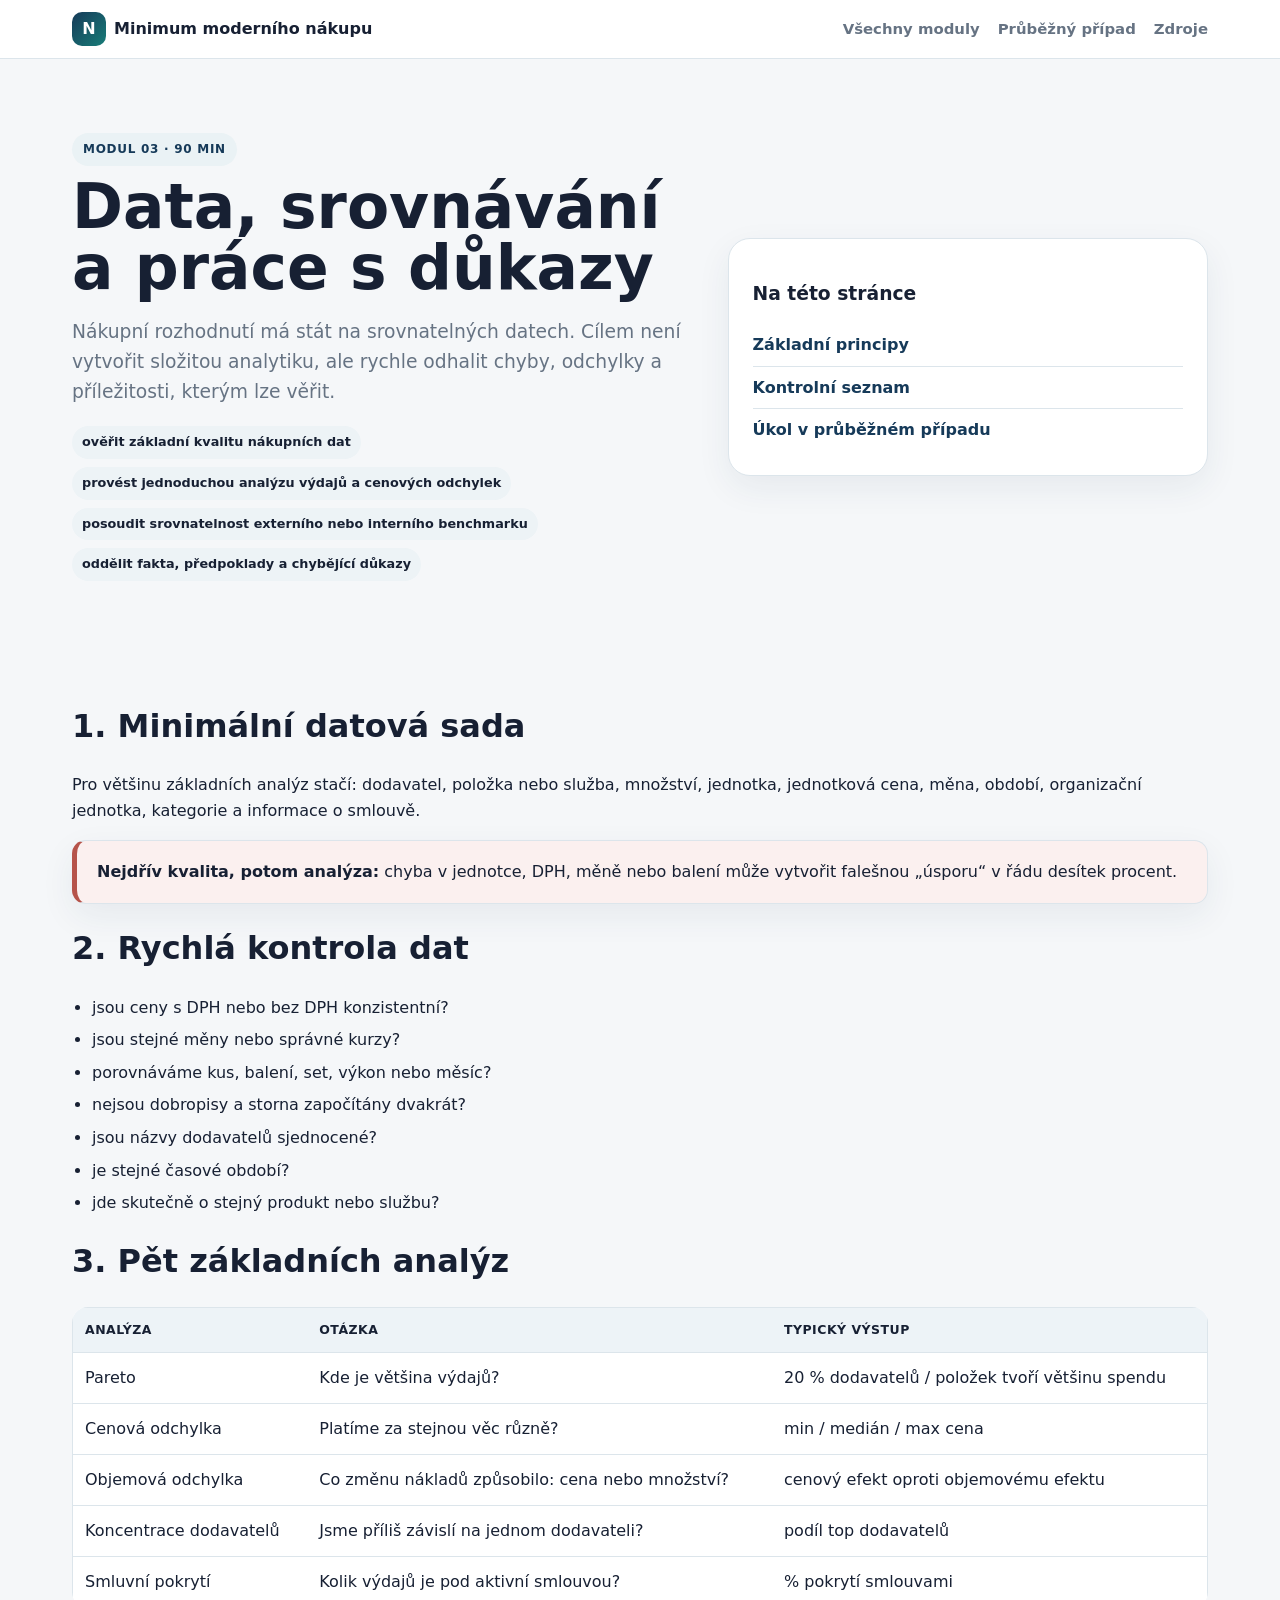
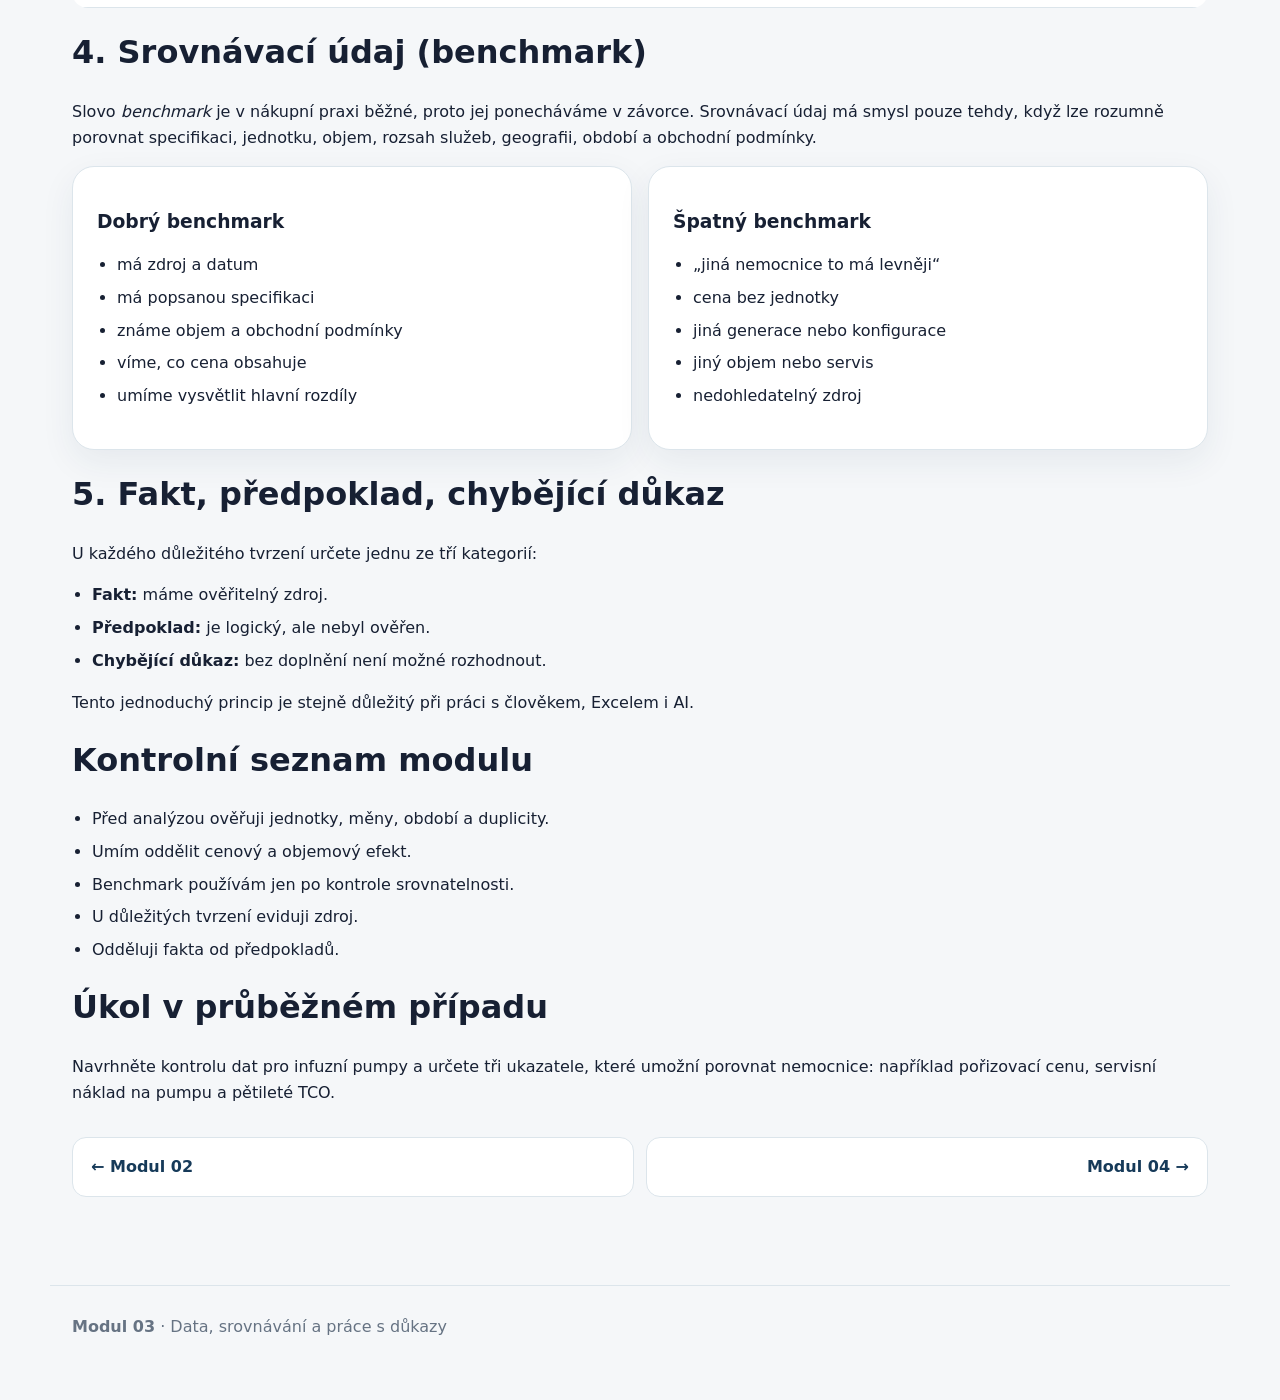
<file: moduly/03-data-a-srovnavani.html>
<!doctype html><html lang="cs"><head><meta charset="utf-8"><meta name="viewport" content="width=device-width,initial-scale=1"><meta name="referrer" content="strict-origin-when-cross-origin"><meta http-equiv="Content-Security-Policy" content="default-src 'self'; style-src 'self'; img-src 'self' data:; script-src 'none'; object-src 'none'; base-uri 'self'; form-action 'none'; frame-ancestors 'none'"><title>Data, srovnávání a práce s důkazy · Minimum moderního nákupu</title><link rel="stylesheet" href="../styles.css"></head><body>
<header><nav><a class="brand" href="../index.html"><b>N</b>Minimum moderního nákupu</a><a href="../index.html#moduly">Všechny moduly</a><a href="../master-case.html">Průběžný případ</a><a href="../zdroje.html">Zdroje</a></nav></header>
<main><section class="hero module-hero"><div><span class="eyebrow">Modul 03 · 90 min</span><h1>Data, srovnávání a práce s důkazy</h1><p class="lead">Nákupní rozhodnutí má stát na srovnatelných datech. Cílem není vytvořit složitou analytiku, ale rychle odhalit chyby, odchylky a příležitosti, kterým lze věřit.</p><div class="pill-row"><span class="pill">ověřit základní kvalitu nákupních dat</span><span class="pill">provést jednoduchou analýzu výdajů a cenových odchylek</span><span class="pill">posoudit srovnatelnost externího nebo interního benchmarku</span><span class="pill">oddělit fakta, předpoklady a chybějící důkazy</span></div></div><aside class="toc"><h3>Na této stránce</h3><a href="#minimumdata">Základní principy</a><a href="#minimum">Kontrolní seznam</a><a href="#case">Úkol v průběžném případu</a></aside></section>
<section class="wrap">
<h2 id="minimumdata">1. Minimální datová sada</h2>
<p>Pro většinu základních analýz stačí: dodavatel, položka nebo služba, množství, jednotka, jednotková cena, měna, období, organizační jednotka, kategorie a informace o smlouvě.</p>
<div class="callout warn"><b>Nejdřív kvalita, potom analýza:</b> chyba v jednotce, DPH, měně nebo balení může vytvořit falešnou „úsporu“ v řádu desítek procent.</div>

<h2 id="kontrola">2. Rychlá kontrola dat</h2>
<ul class="check"><li>jsou ceny s DPH nebo bez DPH konzistentní?</li><li>jsou stejné měny nebo správné kurzy?</li><li>porovnáváme kus, balení, set, výkon nebo měsíc?</li><li>nejsou dobropisy a storna započítány dvakrát?</li><li>jsou názvy dodavatelů sjednocené?</li><li>je stejné časové období?</li><li>jde skutečně o stejný produkt nebo službu?</li></ul>

<h2 id="analyzy">3. Pět základních analýz</h2>
<div class="table"><table><thead><tr><th>Analýza</th><th>Otázka</th><th>Typický výstup</th></tr></thead><tbody>
<tr><td>Pareto</td><td>Kde je většina výdajů?</td><td>20 % dodavatelů / položek tvoří většinu spendu</td></tr>
<tr><td>Cenová odchylka</td><td>Platíme za stejnou věc různě?</td><td>min / medián / max cena</td></tr>
<tr><td>Objemová odchylka</td><td>Co změnu nákladů způsobilo: cena nebo množství?</td><td>cenový efekt oproti objemovému efektu</td></tr>
<tr><td>Koncentrace dodavatelů</td><td>Jsme příliš závislí na jednom dodavateli?</td><td>podíl top dodavatelů</td></tr>
<tr><td>Smluvní pokrytí</td><td>Kolik výdajů je pod aktivní smlouvou?</td><td>% pokrytí smlouvami</td></tr>
</tbody></table></div>

<h2 id="benchmark">4. Srovnávací údaj (benchmark)</h2>
<p>Slovo <i>benchmark</i> je v nákupní praxi běžné, proto jej ponecháváme v závorce. Srovnávací údaj má smysl pouze tehdy, když lze rozumně porovnat specifikaci, jednotku, objem, rozsah služeb, geografii, období a obchodní podmínky.</p>
<div class="cols"><div class="panel"><h3>Dobrý benchmark</h3><ul class="check"><li>má zdroj a datum</li><li>má popsanou specifikaci</li><li>známe objem a obchodní podmínky</li><li>víme, co cena obsahuje</li><li>umíme vysvětlit hlavní rozdíly</li></ul></div><div class="panel"><h3>Špatný benchmark</h3><ul class="check"><li>„jiná nemocnice to má levněji“</li><li>cena bez jednotky</li><li>jiná generace nebo konfigurace</li><li>jiný objem nebo servis</li><li>nedohledatelný zdroj</li></ul></div></div>

<h2 id="evidence">5. Fakt, předpoklad, chybějící důkaz</h2>
<p>U každého důležitého tvrzení určete jednu ze tří kategorií:</p>
<ul class="check"><li><b>Fakt:</b> máme ověřitelný zdroj.</li><li><b>Předpoklad:</b> je logický, ale nebyl ověřen.</li><li><b>Chybějící důkaz:</b> bez doplnění není možné rozhodnout.</li></ul>
<p>Tento jednoduchý princip je stejně důležitý při práci s člověkem, Excelem i AI.</p>

<h2 id="minimum">Kontrolní seznam modulu</h2><ul class="check"><li>Před analýzou ověřuji jednotky, měny, období a duplicity.</li><li>Umím oddělit cenový a objemový efekt.</li><li>Benchmark používám jen po kontrole srovnatelnosti.</li><li>U důležitých tvrzení eviduji zdroj.</li><li>Odděluji fakta od předpokladů.</li></ul>
<h2 id="case">Úkol v průběžném případu</h2><p>Navrhněte kontrolu dat pro infuzní pumpy a určete tři ukazatele, které umožní porovnat nemocnice: například pořizovací cenu, servisní náklad na pumpu a pětileté TCO.</p><div class="nextprev"><a href="../moduly/02-proces-a-zainteresovane-strany.html">← Modul 02</a><a href="../moduly/04-strategicky-nakup-a-kategorie.html">Modul 04 →</a></div></section></main><footer><b>Modul 03</b> · Data, srovnávání a práce s důkazy</footer></body></html>
</file>
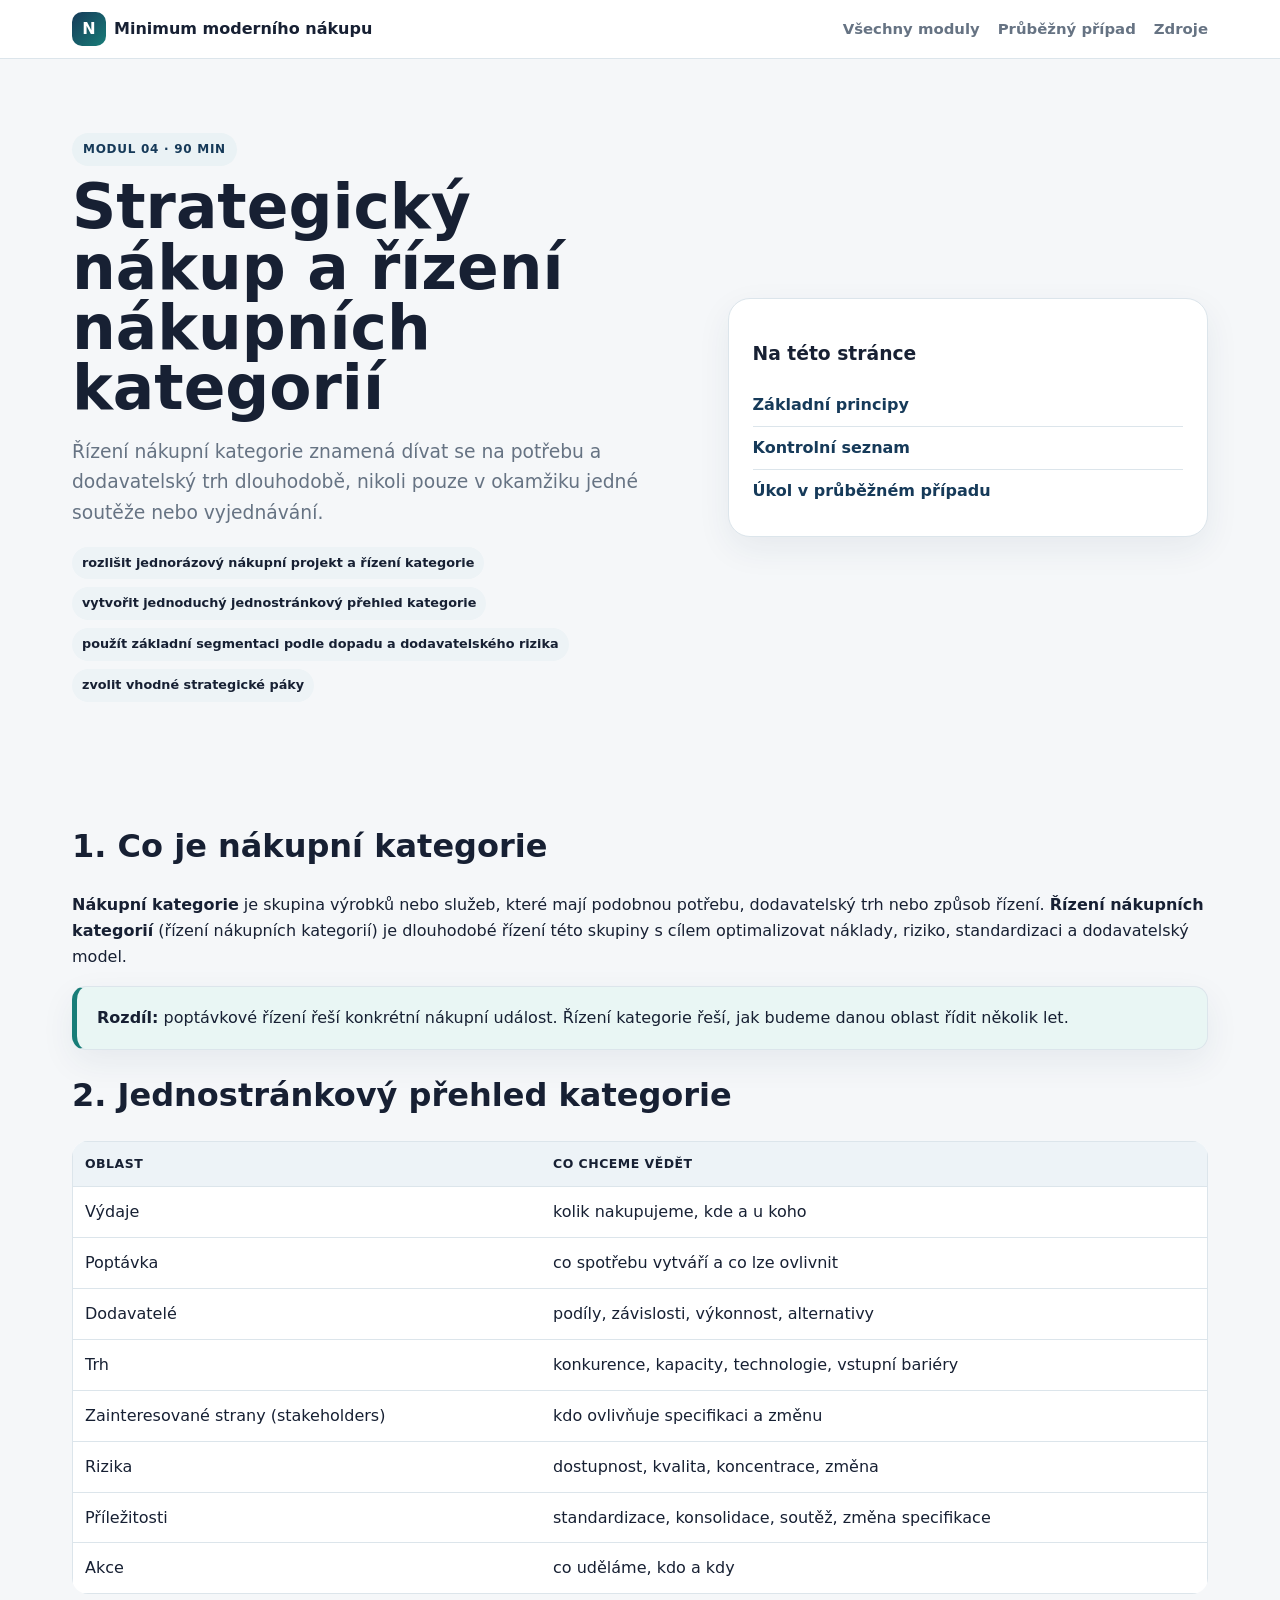
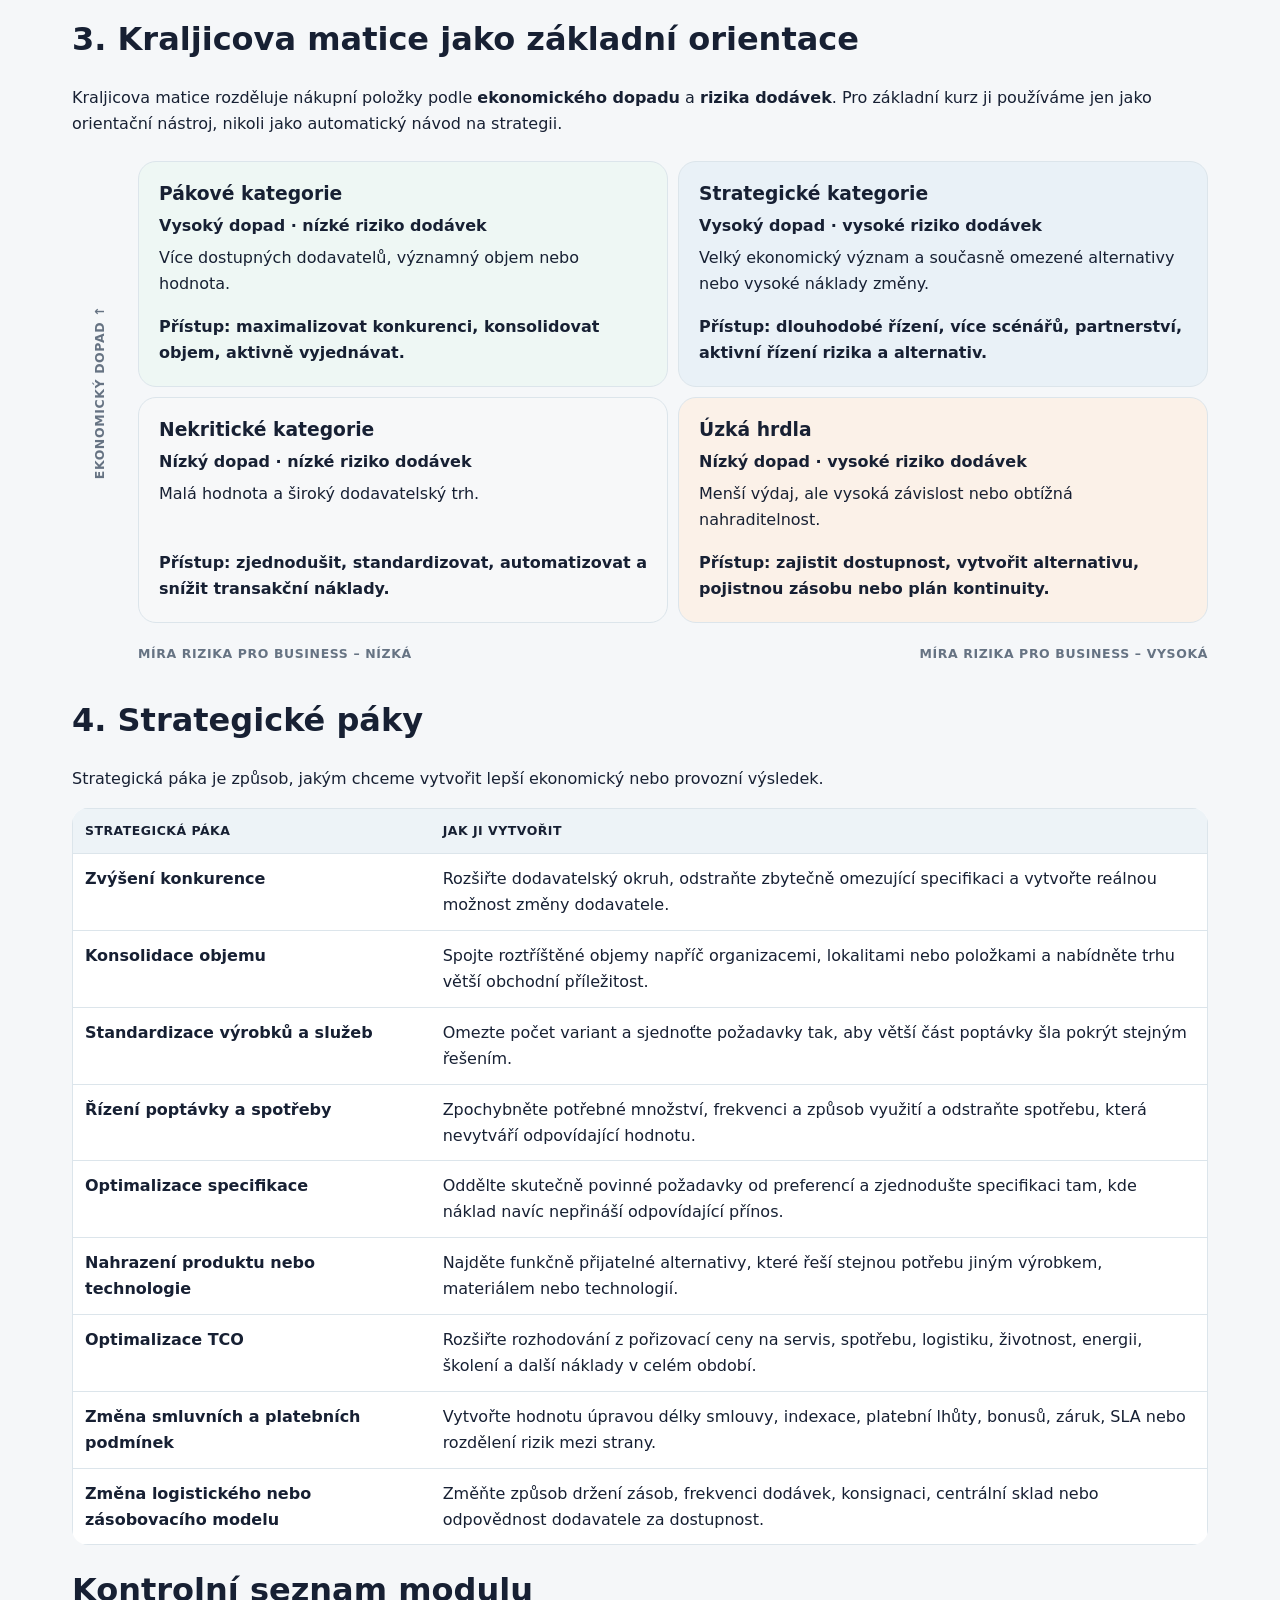
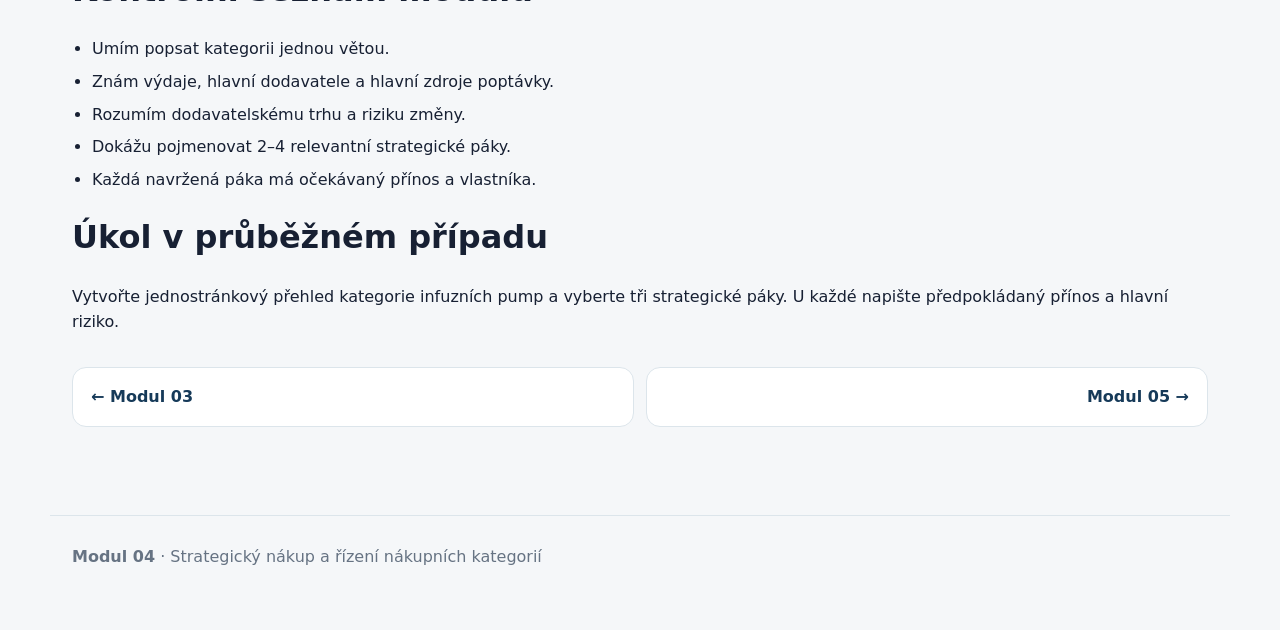
<file: moduly/04-strategicky-nakup-a-kategorie.html>
<!doctype html><html lang="cs"><head><meta charset="utf-8"><meta name="viewport" content="width=device-width,initial-scale=1"><meta name="referrer" content="strict-origin-when-cross-origin"><meta http-equiv="Content-Security-Policy" content="default-src 'self'; style-src 'self'; img-src 'self' data:; script-src 'none'; object-src 'none'; base-uri 'self'; form-action 'none'; frame-ancestors 'none'"><title>Strategický nákup a řízení nákupních kategorií · Minimum moderního nákupu</title><link rel="stylesheet" href="../styles.css"></head><body>
<header><nav><a class="brand" href="../index.html"><b>N</b>Minimum moderního nákupu</a><a href="../index.html#moduly">Všechny moduly</a><a href="../master-case.html">Průběžný případ</a><a href="../zdroje.html">Zdroje</a></nav></header>
<main><section class="hero module-hero"><div><span class="eyebrow">Modul 04 · 90 min</span><h1>Strategický nákup a řízení nákupních kategorií</h1><p class="lead">Řízení nákupní kategorie znamená dívat se na potřebu a dodavatelský trh dlouhodobě, nikoli pouze v okamžiku jedné soutěže nebo vyjednávání.</p><div class="pill-row"><span class="pill">rozlišit jednorázový nákupní projekt a řízení kategorie</span><span class="pill">vytvořit jednoduchý jednostránkový přehled kategorie</span><span class="pill">použít základní segmentaci podle dopadu a dodavatelského rizika</span><span class="pill">zvolit vhodné strategické páky</span></div></div><aside class="toc"><h3>Na této stránce</h3><a href="#category">Základní principy</a><a href="#minimum">Kontrolní seznam</a><a href="#case">Úkol v průběžném případu</a></aside></section>
<section class="wrap">
<h2 id="category">1. Co je nákupní kategorie</h2>
<p><span class="term">Nákupní kategorie</span> je skupina výrobků nebo služeb, které mají podobnou potřebu, dodavatelský trh nebo způsob řízení. <span class="term">Řízení nákupních kategorií</span> (řízení nákupních kategorií) je dlouhodobé řízení této skupiny s cílem optimalizovat náklady, riziko, standardizaci a dodavatelský model.</p>
<div class="callout tip"><b>Rozdíl:</b> poptávkové řízení řeší konkrétní nákupní událost. Řízení kategorie řeší, jak budeme danou oblast řídit několik let.</div>

<h2 id="onepager">2. Jednostránkový přehled kategorie</h2>
<div class="table"><table><thead><tr><th>Oblast</th><th>Co chceme vědět</th></tr></thead><tbody>
<tr><td>Výdaje</td><td>kolik nakupujeme, kde a u koho</td></tr>
<tr><td>Poptávka</td><td>co spotřebu vytváří a co lze ovlivnit</td></tr>
<tr><td>Dodavatelé</td><td>podíly, závislosti, výkonnost, alternativy</td></tr>
<tr><td>Trh</td><td>konkurence, kapacity, technologie, vstupní bariéry</td></tr>
<tr><td>Zainteresované strany (stakeholders)</td><td>kdo ovlivňuje specifikaci a změnu</td></tr>
<tr><td>Rizika</td><td>dostupnost, kvalita, koncentrace, změna</td></tr>
<tr><td>Příležitosti</td><td>standardizace, konsolidace, soutěž, změna specifikace</td></tr>
<tr><td>Akce</td><td>co uděláme, kdo a kdy</td></tr>
</tbody></table></div>

<h2 id="kraljic">3. Kraljicova matice jako základní orientace</h2>
<p>Kraljicova matice rozděluje nákupní položky podle <b>ekonomického dopadu</b> a <b>rizika dodávek</b>. Pro základní kurz ji používáme jen jako orientační nástroj, nikoli jako automatický návod na strategii.</p>
<div class="kraljic-wrap" role="img" aria-label="Kraljicova matice: ekonomický dopad a riziko dodávek">
<div class="kraljic-y">Ekonomický dopad ↑</div>
<div class="kraljic-grid">
<div class="kraljic-cell k-leverage"><div><h3>Pákové kategorie</h3><p><b>Vysoký dopad · nízké riziko dodávek</b></p><p>Více dostupných dodavatelů, významný objem nebo hodnota.</p></div><div class="strategy">Přístup: maximalizovat konkurenci, konsolidovat objem, aktivně vyjednávat.</div></div>
<div class="kraljic-cell k-strategic"><div><h3>Strategické kategorie</h3><p><b>Vysoký dopad · vysoké riziko dodávek</b></p><p>Velký ekonomický význam a současně omezené alternativy nebo vysoké náklady změny.</p></div><div class="strategy">Přístup: dlouhodobé řízení, více scénářů, partnerství, aktivní řízení rizika a alternativ.</div></div>
<div class="kraljic-cell k-noncritical"><div><h3>Nekritické kategorie</h3><p><b>Nízký dopad · nízké riziko dodávek</b></p><p>Malá hodnota a široký dodavatelský trh.</p></div><div class="strategy">Přístup: zjednodušit, standardizovat, automatizovat a snížit transakční náklady.</div></div>
<div class="kraljic-cell k-bottleneck"><div><h3>Úzká hrdla</h3><p><b>Nízký dopad · vysoké riziko dodávek</b></p><p>Menší výdaj, ale vysoká závislost nebo obtížná nahraditelnost.</p></div><div class="strategy">Přístup: zajistit dostupnost, vytvořit alternativu, pojistnou zásobu nebo plán kontinuity.</div></div>
</div>
<div></div><div class="kraljic-x"><span>Míra rizika pro business – nízká</span><span>Míra rizika pro business – vysoká</span></div>
</div>

<h2 id="levers">4. Strategické páky</h2>
<p>Strategická páka je způsob, jakým chceme vytvořit lepší ekonomický nebo provozní výsledek.</p>
<div class="table"><table><thead><tr><th>Strategická páka</th><th>Jak ji vytvořit</th></tr></thead><tbody>
<tr><td><b>Zvýšení konkurence</b></td><td>Rozšiřte dodavatelský okruh, odstraňte zbytečně omezující specifikaci a vytvořte reálnou možnost změny dodavatele.</td></tr>
<tr><td><b>Konsolidace objemu</b></td><td>Spojte roztříštěné objemy napříč organizacemi, lokalitami nebo položkami a nabídněte trhu větší obchodní příležitost.</td></tr>
<tr><td><b>Standardizace výrobků a služeb</b></td><td>Omezte počet variant a sjednoťte požadavky tak, aby větší část poptávky šla pokrýt stejným řešením.</td></tr>
<tr><td><b>Řízení poptávky a spotřeby</b></td><td>Zpochybněte potřebné množství, frekvenci a způsob využití a odstraňte spotřebu, která nevytváří odpovídající hodnotu.</td></tr>
<tr><td><b>Optimalizace specifikace</b></td><td>Oddělte skutečně povinné požadavky od preferencí a zjednodušte specifikaci tam, kde náklad navíc nepřináší odpovídající přínos.</td></tr>
<tr><td><b>Nahrazení produktu nebo technologie</b></td><td>Najděte funkčně přijatelné alternativy, které řeší stejnou potřebu jiným výrobkem, materiálem nebo technologií.</td></tr>
<tr><td><b>Optimalizace TCO</b></td><td>Rozšiřte rozhodování z pořizovací ceny na servis, spotřebu, logistiku, životnost, energii, školení a další náklady v celém období.</td></tr>
<tr><td><b>Změna smluvních a platebních podmínek</b></td><td>Vytvořte hodnotu úpravou délky smlouvy, indexace, platební lhůty, bonusů, záruk, SLA nebo rozdělení rizik mezi strany.</td></tr>
<tr><td><b>Změna logistického nebo zásobovacího modelu</b></td><td>Změňte způsob držení zásob, frekvenci dodávek, konsignaci, centrální sklad nebo odpovědnost dodavatele za dostupnost.</td></tr>
</tbody></table></div>

<h2 id="minimum">Kontrolní seznam modulu</h2><ul class="check"><li>Umím popsat kategorii jednou větou.</li><li>Znám výdaje, hlavní dodavatele a hlavní zdroje poptávky.</li><li>Rozumím dodavatelskému trhu a riziku změny.</li><li>Dokážu pojmenovat 2–4 relevantní strategické páky.</li><li>Každá navržená páka má očekávaný přínos a vlastníka.</li></ul>
<h2 id="case">Úkol v průběžném případu</h2><p>Vytvořte jednostránkový přehled kategorie infuzních pump a vyberte tři strategické páky. U každé napište předpokládaný přínos a hlavní riziko.</p><div class="nextprev"><a href="../moduly/03-data-a-srovnavani.html">← Modul 03</a><a href="../moduly/05-poptavka-a-hodnoceni.html">Modul 05 →</a></div></section></main><footer><b>Modul 04</b> · Strategický nákup a řízení nákupních kategorií</footer></body></html>
</file>
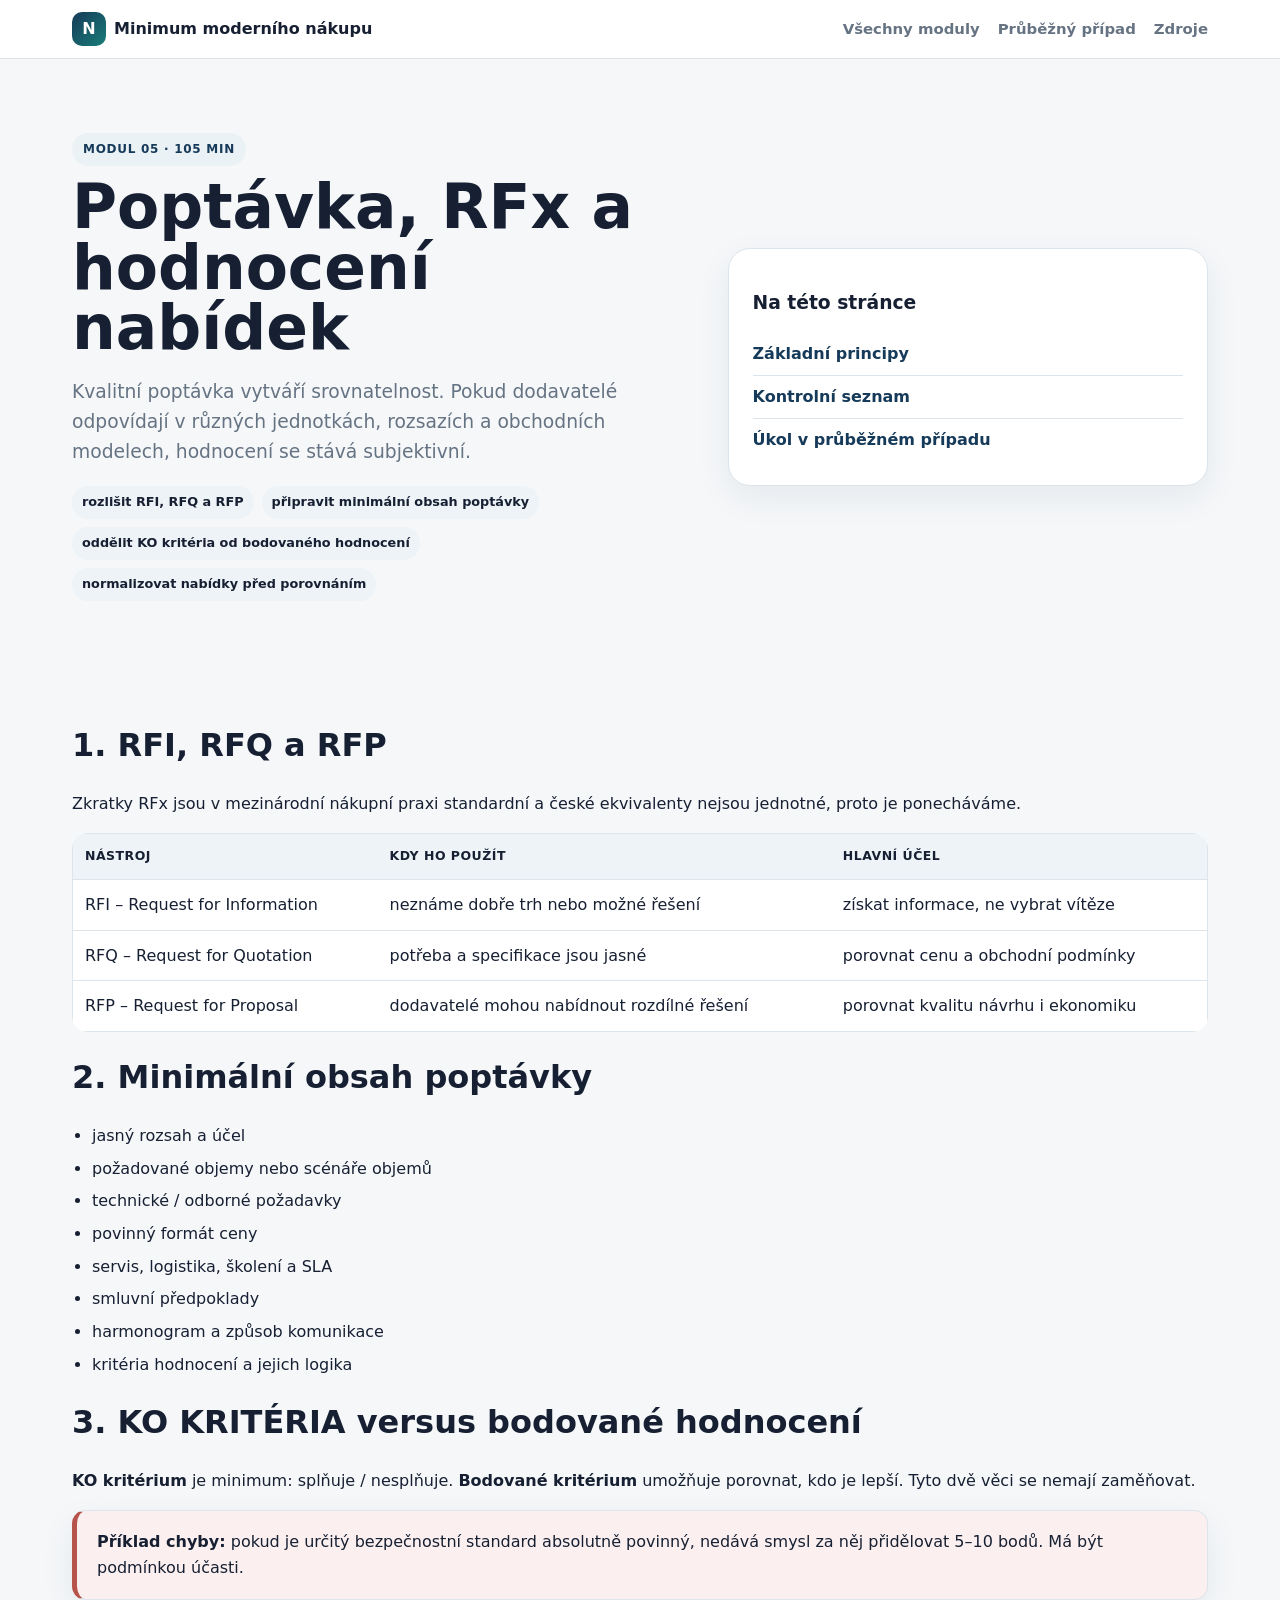
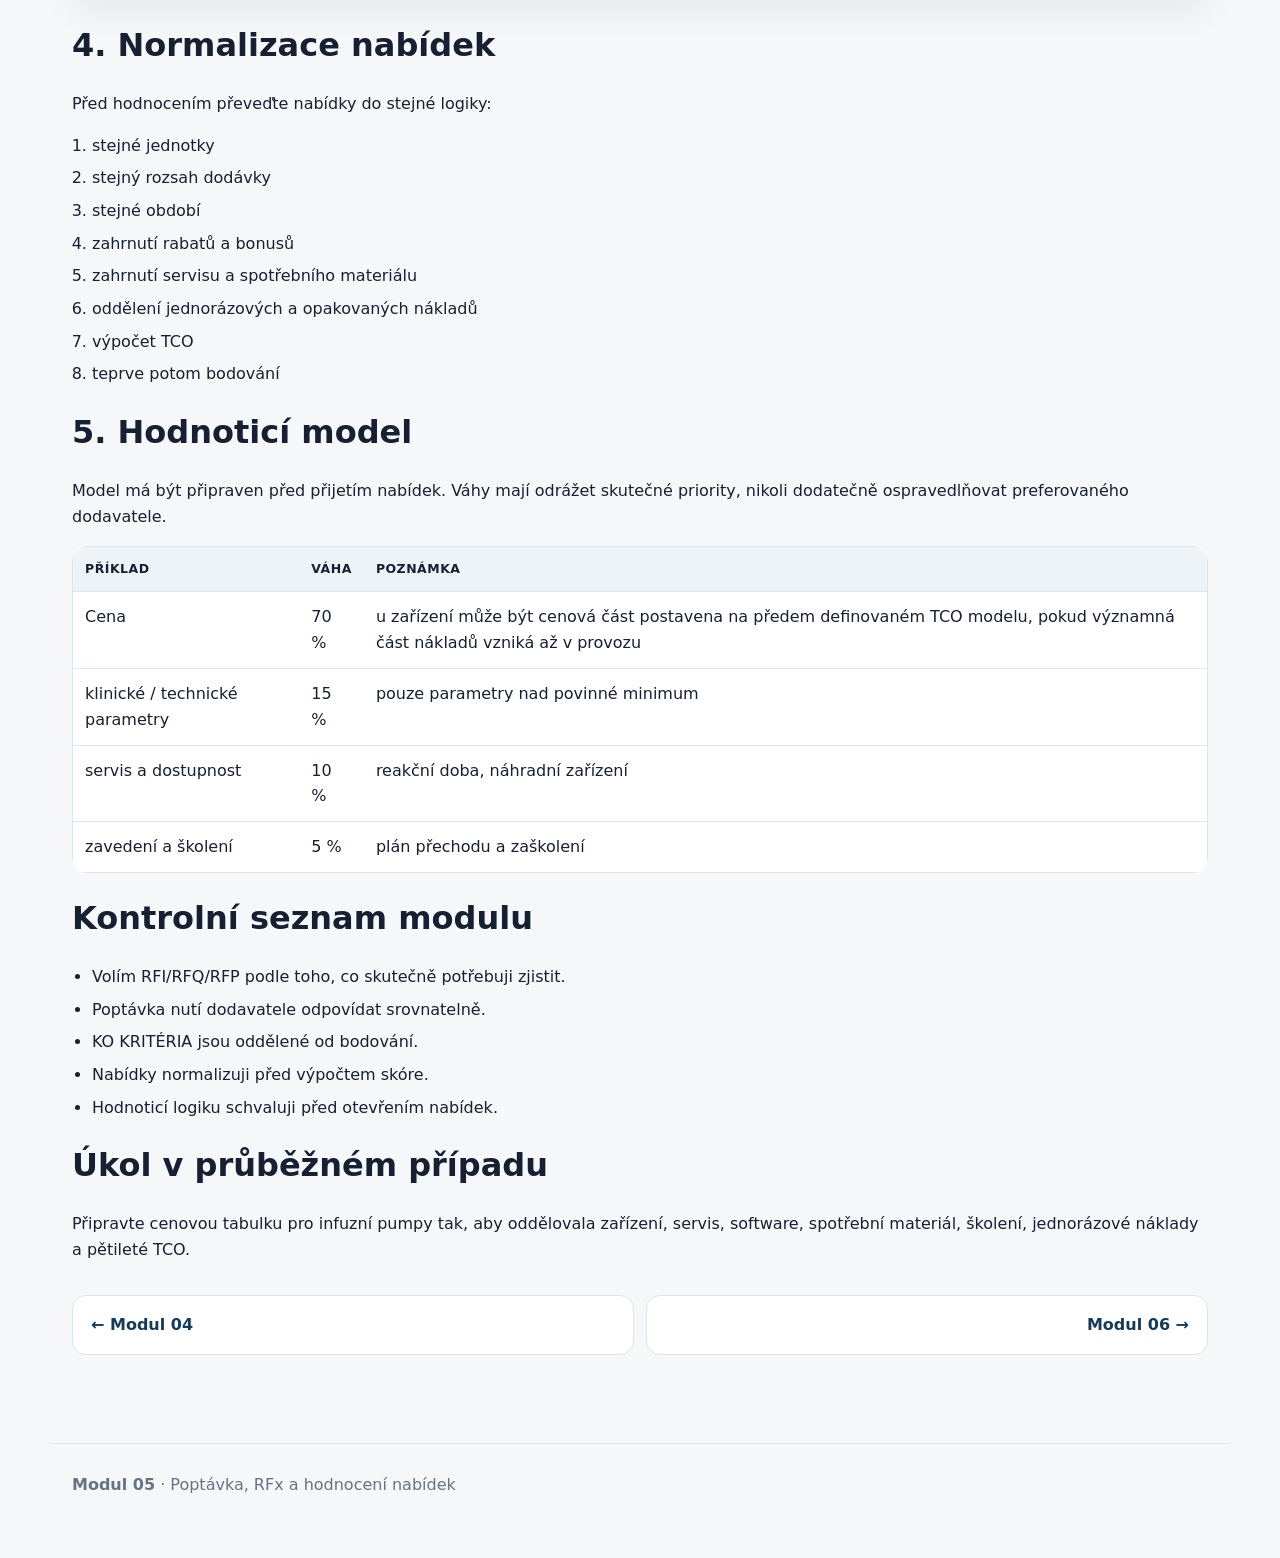
<file: moduly/05-poptavka-a-hodnoceni.html>
<!doctype html><html lang="cs"><head><meta charset="utf-8"><meta name="viewport" content="width=device-width,initial-scale=1"><meta name="referrer" content="strict-origin-when-cross-origin"><meta http-equiv="Content-Security-Policy" content="default-src 'self'; style-src 'self'; img-src 'self' data:; script-src 'none'; object-src 'none'; base-uri 'self'; form-action 'none'; frame-ancestors 'none'"><title>Poptávka, RFx a hodnocení nabídek · Minimum moderního nákupu</title><link rel="stylesheet" href="../styles.css"></head><body>
<header><nav><a class="brand" href="../index.html"><b>N</b>Minimum moderního nákupu</a><a href="../index.html#moduly">Všechny moduly</a><a href="../master-case.html">Průběžný případ</a><a href="../zdroje.html">Zdroje</a></nav></header>
<main><section class="hero module-hero"><div><span class="eyebrow">Modul 05 · 105 min</span><h1>Poptávka, RFx a hodnocení nabídek</h1><p class="lead">Kvalitní poptávka vytváří srovnatelnost. Pokud dodavatelé odpovídají v různých jednotkách, rozsazích a obchodních modelech, hodnocení se stává subjektivní.</p><div class="pill-row"><span class="pill">rozlišit RFI, RFQ a RFP</span><span class="pill">připravit minimální obsah poptávky</span><span class="pill">oddělit KO kritéria od bodovaného hodnocení</span><span class="pill">normalizovat nabídky před porovnáním</span></div></div><aside class="toc"><h3>Na této stránce</h3><a href="#rfx">Základní principy</a><a href="#minimum">Kontrolní seznam</a><a href="#case">Úkol v průběžném případu</a></aside></section>
<section class="wrap">
<h2 id="rfx">1. RFI, RFQ a RFP</h2>
<p>Zkratky RFx jsou v mezinárodní nákupní praxi standardní a české ekvivalenty nejsou jednotné, proto je ponecháváme.</p>
<div class="table"><table><thead><tr><th>Nástroj</th><th>Kdy ho použít</th><th>Hlavní účel</th></tr></thead><tbody>
<tr><td>RFI – Request for Information</td><td>neznáme dobře trh nebo možné řešení</td><td>získat informace, ne vybrat vítěze</td></tr>
<tr><td>RFQ – Request for Quotation</td><td>potřeba a specifikace jsou jasné</td><td>porovnat cenu a obchodní podmínky</td></tr>
<tr><td>RFP – Request for Proposal</td><td>dodavatelé mohou nabídnout rozdílné řešení</td><td>porovnat kvalitu návrhu i ekonomiku</td></tr>
</tbody></table></div>

<h2 id="package">2. Minimální obsah poptávky</h2>
<ul class="check"><li>jasný rozsah a účel</li><li>požadované objemy nebo scénáře objemů</li><li>technické / odborné požadavky</li><li>povinný formát ceny</li><li>servis, logistika, školení a SLA</li><li>smluvní předpoklady</li><li>harmonogram a způsob komunikace</li><li>kritéria hodnocení a jejich logika</li></ul>

<h2 id="evaluation">3. KO KRITÉRIA versus bodované hodnocení</h2>
<p><b>KO kritérium</b> je minimum: splňuje / nesplňuje. <b>Bodované kritérium</b> umožňuje porovnat, kdo je lepší. Tyto dvě věci se nemají zaměňovat.</p>
<div class="callout warn"><b>Příklad chyby:</b> pokud je určitý bezpečnostní standard absolutně povinný, nedává smysl za něj přidělovat 5–10 bodů. Má být podmínkou účasti.</div>

<h2 id="normalize">4. Normalizace nabídek</h2>
<p>Před hodnocením převeďte nabídky do stejné logiky:</p>
<ol class="check"><li>stejné jednotky</li><li>stejný rozsah dodávky</li><li>stejné období</li><li>zahrnutí rabatů a bonusů</li><li>zahrnutí servisu a spotřebního materiálu</li><li>oddělení jednorázových a opakovaných nákladů</li><li>výpočet TCO</li><li>teprve potom bodování</li></ol>

<h2 id="bodování">5. Hodnoticí model</h2>
<p>Model má být připraven před přijetím nabídek. Váhy mají odrážet skutečné priority, nikoli dodatečně ospravedlňovat preferovaného dodavatele.</p>
<div class="table"><table><thead><tr><th>Příklad</th><th>Váha</th><th>Poznámka</th></tr></thead><tbody><tr><td>Cena</td><td>70 %</td><td>u zařízení může být cenová část postavena na předem definovaném TCO modelu, pokud významná část nákladů vzniká až v provozu</td></tr><tr><td>klinické / technické parametry</td><td>15 %</td><td>pouze parametry nad povinné minimum</td></tr><tr><td>servis a dostupnost</td><td>10 %</td><td>reakční doba, náhradní zařízení</td></tr><tr><td>zavedení a školení</td><td>5 %</td><td>plán přechodu a zaškolení</td></tr></tbody></table></div>

<h2 id="minimum">Kontrolní seznam modulu</h2><ul class="check"><li>Volím RFI/RFQ/RFP podle toho, co skutečně potřebuji zjistit.</li><li>Poptávka nutí dodavatele odpovídat srovnatelně.</li><li>KO KRITÉRIA jsou oddělené od bodování.</li><li>Nabídky normalizuji před výpočtem skóre.</li><li>Hodnoticí logiku schvaluji před otevřením nabídek.</li></ul>
<h2 id="case">Úkol v průběžném případu</h2><p>Připravte cenovou tabulku pro infuzní pumpy tak, aby oddělovala zařízení, servis, software, spotřební materiál, školení, jednorázové náklady a pětileté TCO.</p><div class="nextprev"><a href="../moduly/04-strategicky-nakup-a-kategorie.html">← Modul 04</a><a href="../moduly/06-vyjednavani.html">Modul 06 →</a></div></section></main><footer><b>Modul 05</b> · Poptávka, RFx a hodnocení nabídek</footer></body></html>
</file>
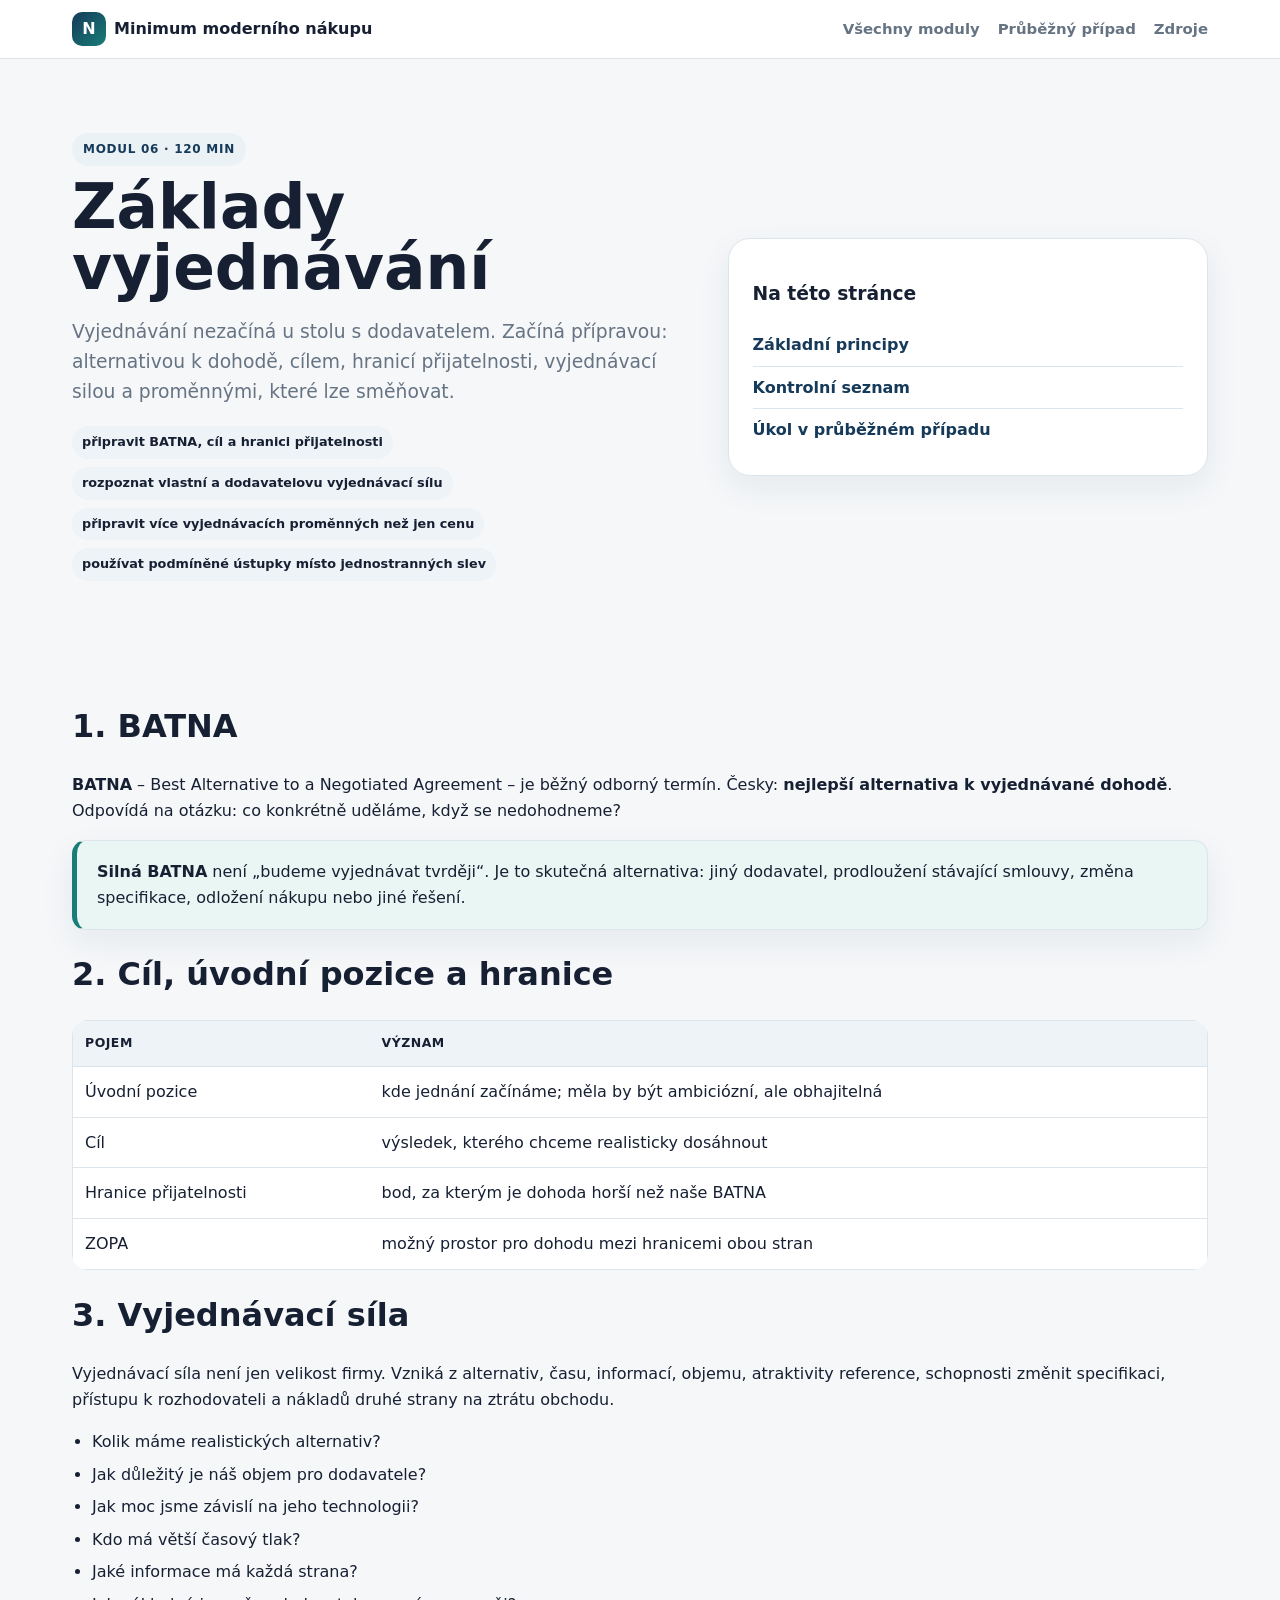
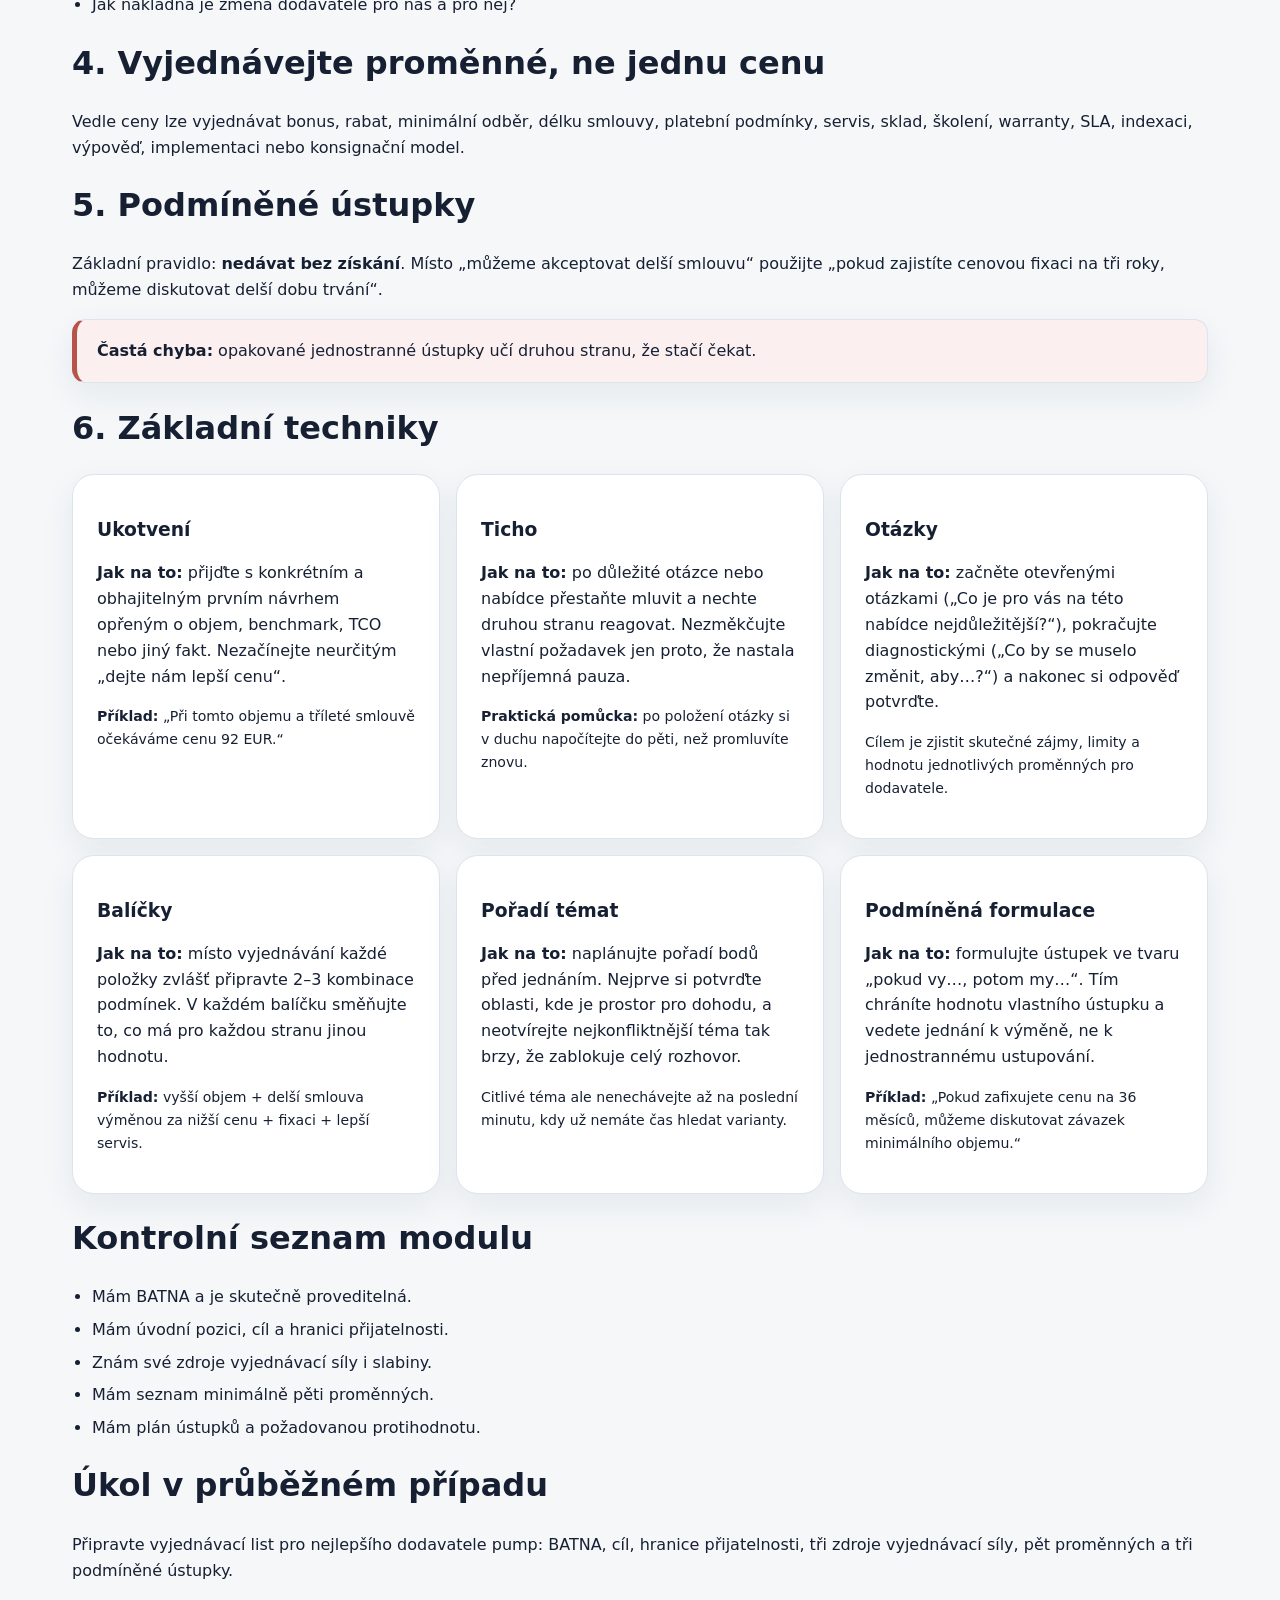
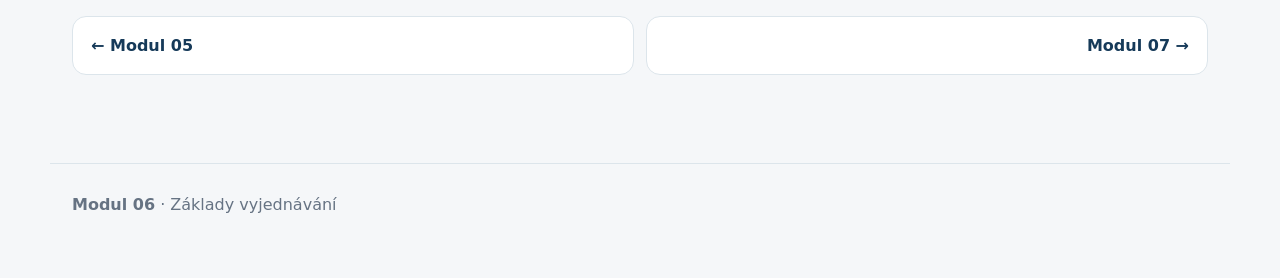
<file: moduly/06-vyjednavani.html>
<!doctype html><html lang="cs"><head><meta charset="utf-8"><meta name="viewport" content="width=device-width,initial-scale=1"><meta name="referrer" content="strict-origin-when-cross-origin"><meta http-equiv="Content-Security-Policy" content="default-src 'self'; style-src 'self'; img-src 'self' data:; script-src 'none'; object-src 'none'; base-uri 'self'; form-action 'none'; frame-ancestors 'none'"><title>Základy vyjednávání · Minimum moderního nákupu</title><link rel="stylesheet" href="../styles.css"></head><body>
<header><nav><a class="brand" href="../index.html"><b>N</b>Minimum moderního nákupu</a><a href="../index.html#moduly">Všechny moduly</a><a href="../master-case.html">Průběžný případ</a><a href="../zdroje.html">Zdroje</a></nav></header>
<main><section class="hero module-hero"><div><span class="eyebrow">Modul 06 · 120 min</span><h1>Základy vyjednávání</h1><p class="lead">Vyjednávání nezačíná u stolu s dodavatelem. Začíná přípravou: alternativou k dohodě, cílem, hranicí přijatelnosti, vyjednávací silou a proměnnými, které lze směňovat.</p><div class="pill-row"><span class="pill">připravit BATNA, cíl a hranici přijatelnosti</span><span class="pill">rozpoznat vlastní a dodavatelovu vyjednávací sílu</span><span class="pill">připravit více vyjednávacích proměnných než jen cenu</span><span class="pill">používat podmíněné ústupky místo jednostranných slev</span></div></div><aside class="toc"><h3>Na této stránce</h3><a href="#batna">Základní principy</a><a href="#minimum">Kontrolní seznam</a><a href="#case">Úkol v průběžném případu</a></aside></section>
<section class="wrap">
<h2 id="batna">1. BATNA</h2>
<p><span class="term">BATNA</span> – Best Alternative to a Negotiated Agreement – je běžný odborný termín. Česky: <b>nejlepší alternativa k vyjednávané dohodě</b>. Odpovídá na otázku: co konkrétně uděláme, když se nedohodneme?</p>
<div class="callout tip"><b>Silná BATNA</b> není „budeme vyjednávat tvrději“. Je to skutečná alternativa: jiný dodavatel, prodloužení stávající smlouvy, změna specifikace, odložení nákupu nebo jiné řešení.</div>

<h2 id="targets">2. Cíl, úvodní pozice a hranice</h2>
<div class="table"><table><thead><tr><th>Pojem</th><th>Význam</th></tr></thead><tbody>
<tr><td>Úvodní pozice</td><td>kde jednání začínáme; měla by být ambiciózní, ale obhajitelná</td></tr>
<tr><td>Cíl</td><td>výsledek, kterého chceme realisticky dosáhnout</td></tr>
<tr><td>Hranice přijatelnosti</td><td>bod, za kterým je dohoda horší než naše BATNA</td></tr>
<tr><td>ZOPA</td><td>možný prostor pro dohodu mezi hranicemi obou stran</td></tr>
</tbody></table></div>

<h2 id="power">3. Vyjednávací síla</h2>
<p>Vyjednávací síla není jen velikost firmy. Vzniká z alternativ, času, informací, objemu, atraktivity reference, schopnosti změnit specifikaci, přístupu k rozhodovateli a nákladů druhé strany na ztrátu obchodu.</p>
<ul class="check"><li>Kolik máme realistických alternativ?</li><li>Jak důležitý je náš objem pro dodavatele?</li><li>Jak moc jsme závislí na jeho technologii?</li><li>Kdo má větší časový tlak?</li><li>Jaké informace má každá strana?</li><li>Jak nákladná je změna dodavatele pro nás a pro něj?</li></ul>

<h2 id="variables">4. Vyjednávejte proměnné, ne jednu cenu</h2>
<p>Vedle ceny lze vyjednávat bonus, rabat, minimální odběr, délku smlouvy, platební podmínky, servis, sklad, školení, warranty, SLA, indexaci, výpověď, implementaci nebo konsignační model.</p>

<h2 id="concessions">5. Podmíněné ústupky</h2>
<p>Základní pravidlo: <b>nedávat bez získání</b>. Místo „můžeme akceptovat delší smlouvu“ použijte „pokud zajistíte cenovou fixaci na tři roky, můžeme diskutovat delší dobu trvání“.</p>
<div class="callout warn"><b>Častá chyba:</b> opakované jednostranné ústupky učí druhou stranu, že stačí čekat.</div>

<h2 id="techniques">6. Základní techniky</h2>
<div class="grid">
<div class="panel"><h3>Ukotvení</h3><p><b>Jak na to:</b> přijďte s konkrétním a obhajitelným prvním návrhem opřeným o objem, benchmark, TCO nebo jiný fakt. Nezačínejte neurčitým „dejte nám lepší cenu“.</p><p class="mini"><b>Příklad:</b> „Při tomto objemu a tříleté smlouvě očekáváme cenu 92 EUR.“</p></div>
<div class="panel"><h3>Ticho</h3><p><b>Jak na to:</b> po důležité otázce nebo nabídce přestaňte mluvit a nechte druhou stranu reagovat. Nezměkčujte vlastní požadavek jen proto, že nastala nepříjemná pauza.</p><p class="mini"><b>Praktická pomůcka:</b> po položení otázky si v duchu napočítejte do pěti, než promluvíte znovu.</p></div>
<div class="panel"><h3>Otázky</h3><p><b>Jak na to:</b> začněte otevřenými otázkami („Co je pro vás na této nabídce nejdůležitější?“), pokračujte diagnostickými („Co by se muselo změnit, aby…?“) a nakonec si odpověď potvrďte.</p><p class="mini">Cílem je zjistit skutečné zájmy, limity a hodnotu jednotlivých proměnných pro dodavatele.</p></div>
<div class="panel"><h3>Balíčky</h3><p><b>Jak na to:</b> místo vyjednávání každé položky zvlášť připravte 2–3 kombinace podmínek. V každém balíčku směňujte to, co má pro každou stranu jinou hodnotu.</p><p class="mini"><b>Příklad:</b> vyšší objem + delší smlouva výměnou za nižší cenu + fixaci + lepší servis.</p></div>
<div class="panel"><h3>Pořadí témat</h3><p><b>Jak na to:</b> naplánujte pořadí bodů před jednáním. Nejprve si potvrďte oblasti, kde je prostor pro dohodu, a neotvírejte nejkonfliktnější téma tak brzy, že zablokuje celý rozhovor.</p><p class="mini">Citlivé téma ale nenechávejte až na poslední minutu, kdy už nemáte čas hledat varianty.</p></div>
<div class="panel"><h3>Podmíněná formulace</h3><p><b>Jak na to:</b> formulujte ústupek ve tvaru „pokud vy…, potom my…“. Tím chráníte hodnotu vlastního ústupku a vedete jednání k výměně, ne k jednostrannému ustupování.</p><p class="mini"><b>Příklad:</b> „Pokud zafixujete cenu na 36 měsíců, můžeme diskutovat závazek minimálního objemu.“</p></div>
</div>

<h2 id="minimum">Kontrolní seznam modulu</h2><ul class="check"><li>Mám BATNA a je skutečně proveditelná.</li><li>Mám úvodní pozici, cíl a hranici přijatelnosti.</li><li>Znám své zdroje vyjednávací síly i slabiny.</li><li>Mám seznam minimálně pěti proměnných.</li><li>Mám plán ústupků a požadovanou protihodnotu.</li></ul>
<h2 id="case">Úkol v průběžném případu</h2><p>Připravte vyjednávací list pro nejlepšího dodavatele pump: BATNA, cíl, hranice přijatelnosti, tři zdroje vyjednávací síly, pět proměnných a tři podmíněné ústupky.</p><div class="nextprev"><a href="../moduly/05-poptavka-a-hodnoceni.html">← Modul 05</a><a href="../moduly/07-ai-v-nakupu.html">Modul 07 →</a></div></section></main><footer><b>Modul 06</b> · Základy vyjednávání</footer></body></html>
</file>
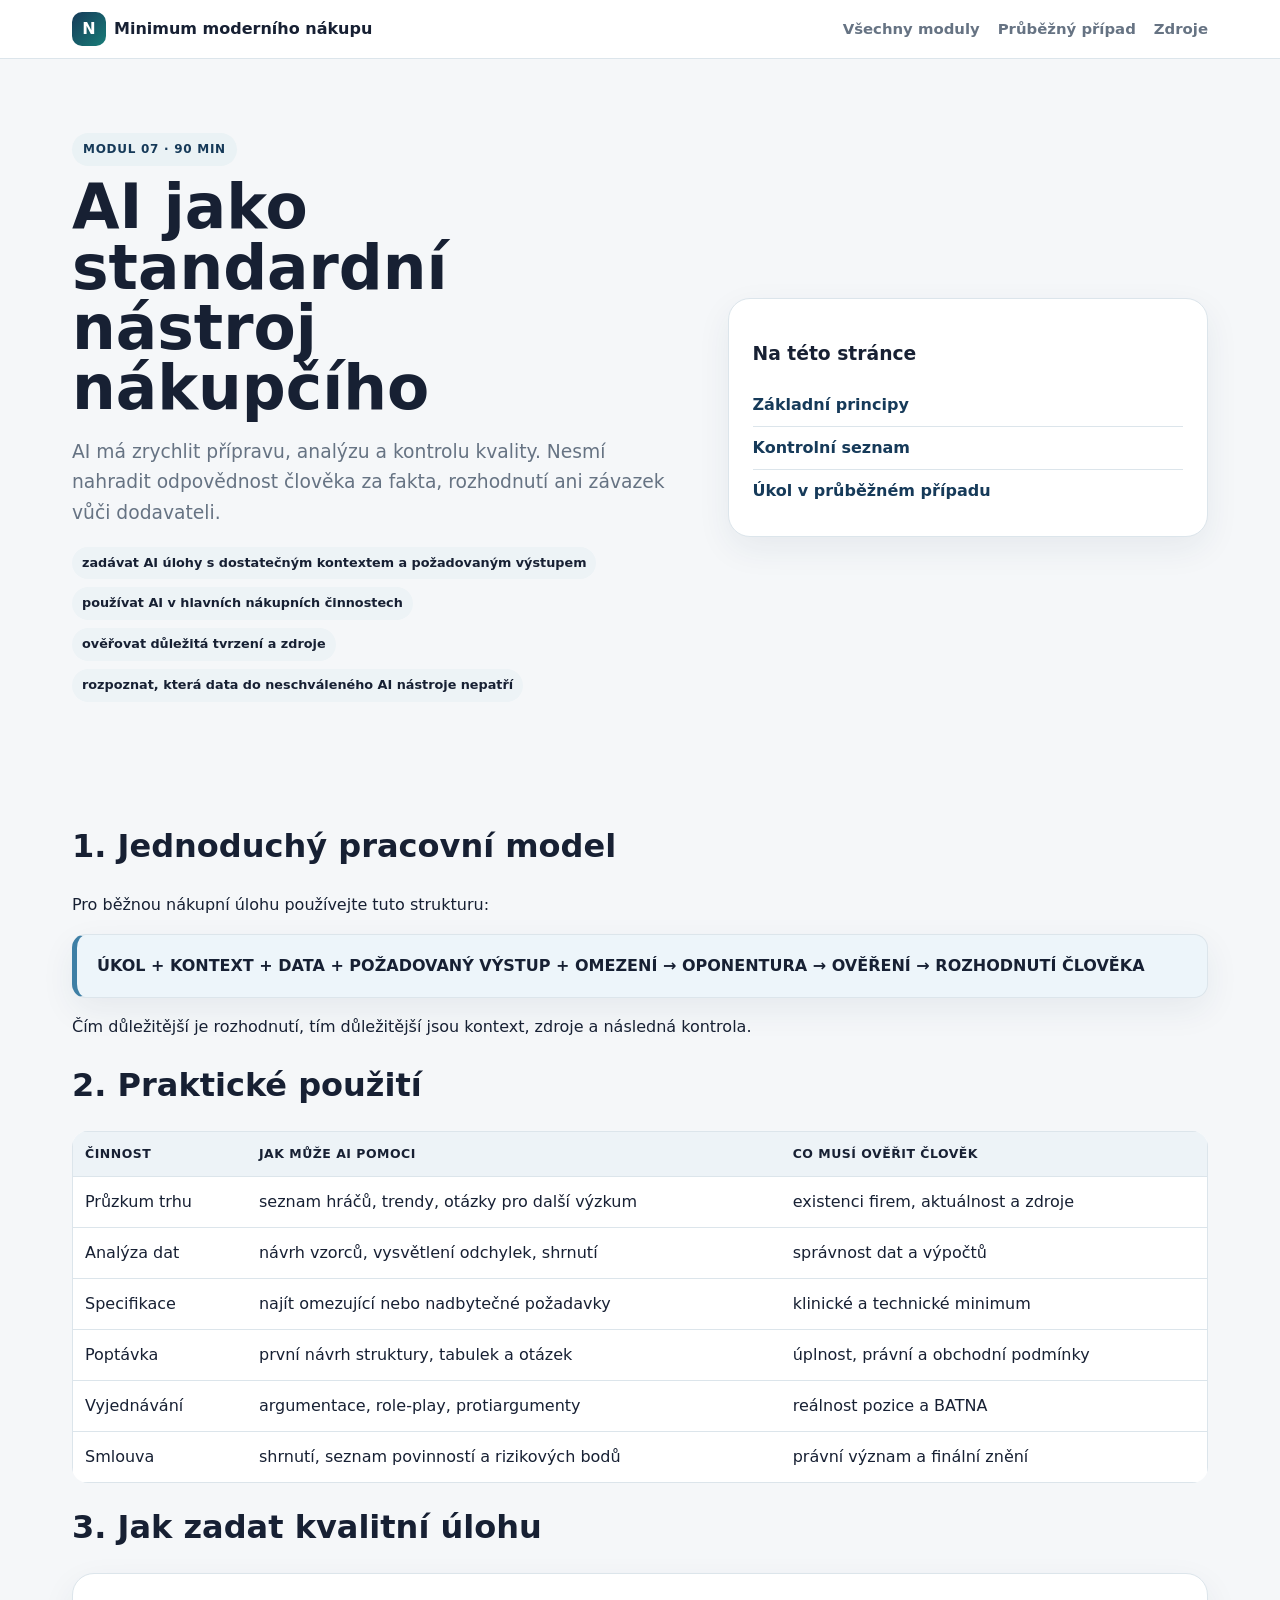
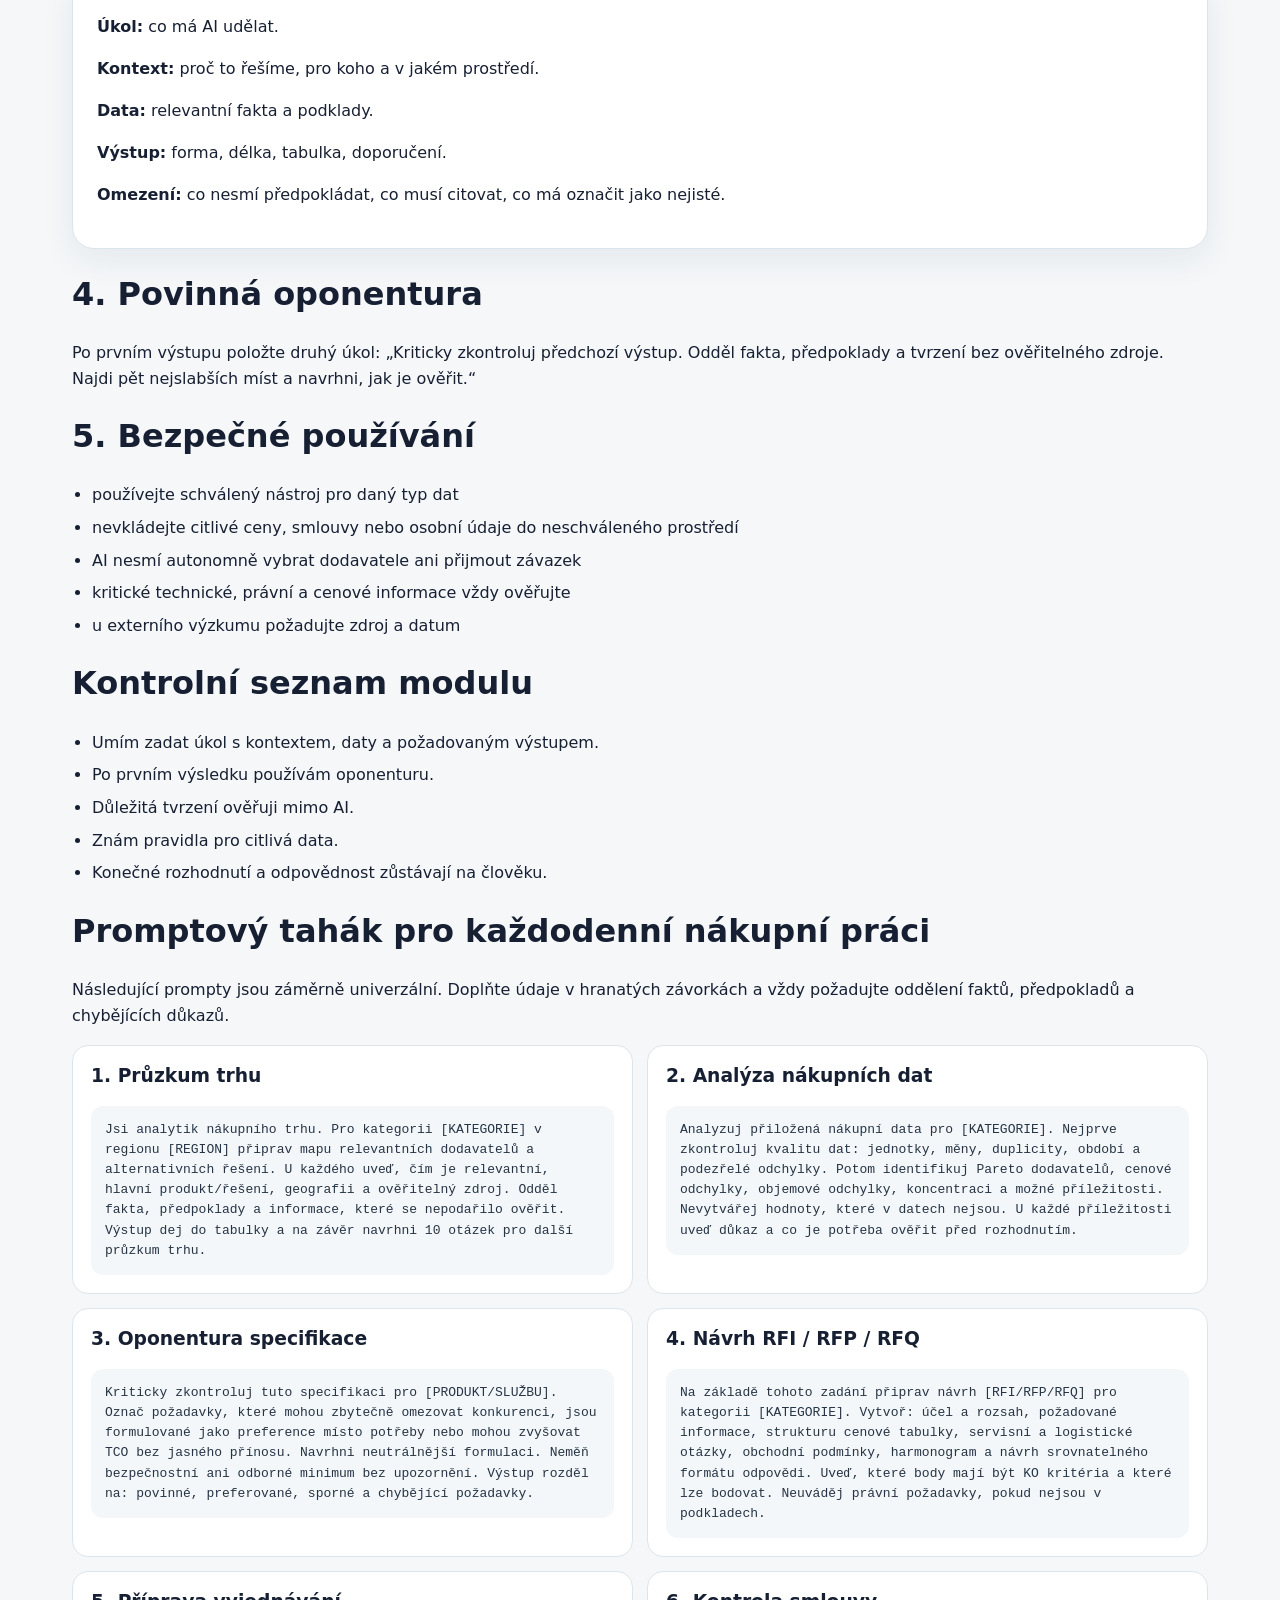
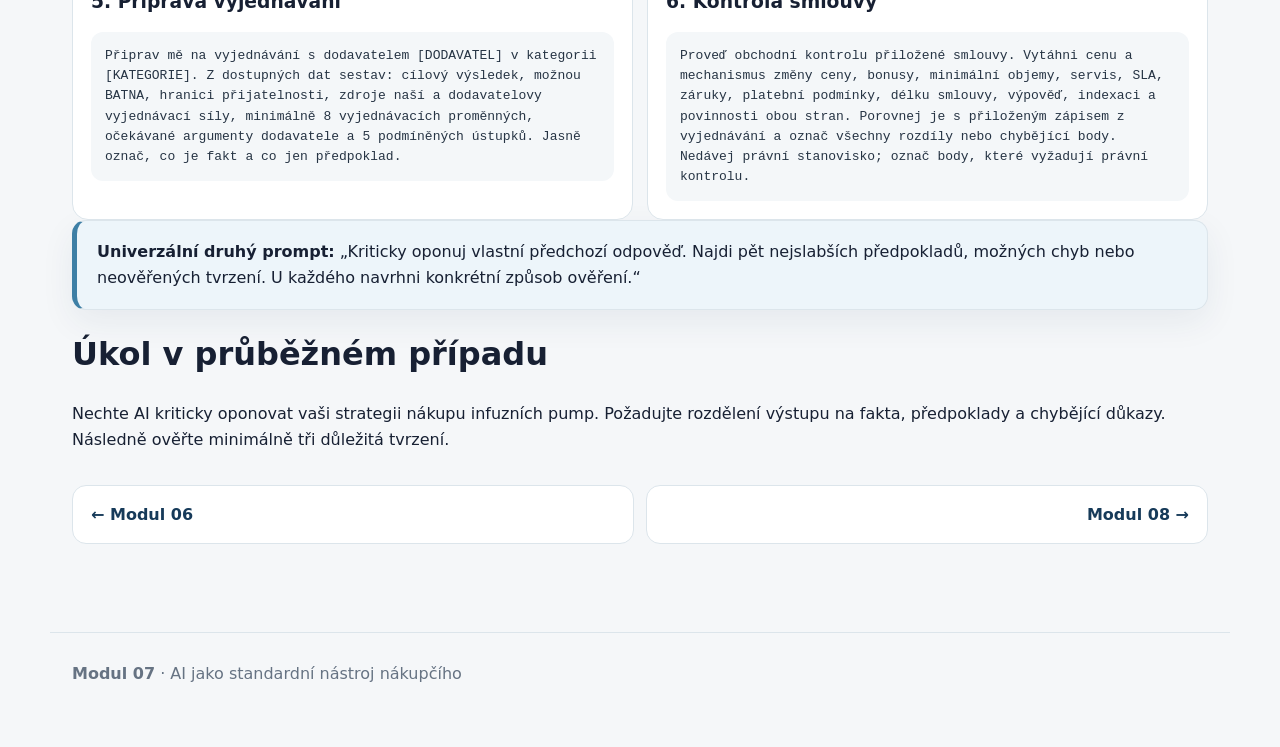
<file: moduly/07-ai-v-nakupu.html>
<!doctype html><html lang="cs"><head><meta charset="utf-8"><meta name="viewport" content="width=device-width,initial-scale=1"><meta name="referrer" content="strict-origin-when-cross-origin"><meta http-equiv="Content-Security-Policy" content="default-src 'self'; style-src 'self'; img-src 'self' data:; script-src 'none'; object-src 'none'; base-uri 'self'; form-action 'none'; frame-ancestors 'none'"><title>AI jako standardní nástroj nákupčího · Minimum moderního nákupu</title><link rel="stylesheet" href="../styles.css"></head><body>
<header><nav><a class="brand" href="../index.html"><b>N</b>Minimum moderního nákupu</a><a href="../index.html#moduly">Všechny moduly</a><a href="../master-case.html">Průběžný případ</a><a href="../zdroje.html">Zdroje</a></nav></header>
<main><section class="hero module-hero"><div><span class="eyebrow">Modul 07 · 90 min</span><h1>AI jako standardní nástroj nákupčího</h1><p class="lead">AI má zrychlit přípravu, analýzu a kontrolu kvality. Nesmí nahradit odpovědnost člověka za fakta, rozhodnutí ani závazek vůči dodavateli.</p><div class="pill-row"><span class="pill">zadávat AI úlohy s dostatečným kontextem a požadovaným výstupem</span><span class="pill">používat AI v hlavních nákupních činnostech</span><span class="pill">ověřovat důležitá tvrzení a zdroje</span><span class="pill">rozpoznat, která data do neschváleného AI nástroje nepatří</span></div></div><aside class="toc"><h3>Na této stránce</h3><a href="#model">Základní principy</a><a href="#minimum">Kontrolní seznam</a><a href="#case">Úkol v průběžném případu</a></aside></section>
<section class="wrap">
<h2 id="model">1. Jednoduchý pracovní model</h2>
<p>Pro běžnou nákupní úlohu používejte tuto strukturu:</p>
<div class="callout ai"><b>ÚKOL + KONTEXT + DATA + POŽADOVANÝ VÝSTUP + OMEZENÍ → OPONENTURA → OVĚŘENÍ → ROZHODNUTÍ ČLOVĚKA</b></div>
<p>Čím důležitější je rozhodnutí, tím důležitější jsou kontext, zdroje a následná kontrola.</p>

<h2 id="usecases">2. Praktické použití</h2>
<div class="table"><table><thead><tr><th>Činnost</th><th>Jak může AI pomoci</th><th>Co musí ověřit člověk</th></tr></thead><tbody>
<tr><td>Průzkum trhu</td><td>seznam hráčů, trendy, otázky pro další výzkum</td><td>existenci firem, aktuálnost a zdroje</td></tr>
<tr><td>Analýza dat</td><td>návrh vzorců, vysvětlení odchylek, shrnutí</td><td>správnost dat a výpočtů</td></tr>
<tr><td>Specifikace</td><td>najít omezující nebo nadbytečné požadavky</td><td>klinické a technické minimum</td></tr>
<tr><td>Poptávka</td><td>první návrh struktury, tabulek a otázek</td><td>úplnost, právní a obchodní podmínky</td></tr>
<tr><td>Vyjednávání</td><td>argumentace, role-play, protiargumenty</td><td>reálnost pozice a BATNA</td></tr>
<tr><td>Smlouva</td><td>shrnutí, seznam povinností a rizikových bodů</td><td>právní význam a finální znění</td></tr>
</tbody></table></div>

<h2 id="prompt">3. Jak zadat kvalitní úlohu</h2>
<div class="panel"><p><b>Úkol:</b> co má AI udělat.</p><p><b>Kontext:</b> proč to řešíme, pro koho a v jakém prostředí.</p><p><b>Data:</b> relevantní fakta a podklady.</p><p><b>Výstup:</b> forma, délka, tabulka, doporučení.</p><p><b>Omezení:</b> co nesmí předpokládat, co musí citovat, co má označit jako nejisté.</p></div>

<h2 id="oponentura">4. Povinná oponentura</h2>
<p>Po prvním výstupu položte druhý úkol: „Kriticky zkontroluj předchozí výstup. Odděl fakta, předpoklady a tvrzení bez ověřitelného zdroje. Najdi pět nejslabších míst a navrhni, jak je ověřit.“</p>

<h2 id="security">5. Bezpečné používání</h2>
<ul class="check"><li>používejte schválený nástroj pro daný typ dat</li><li>nevkládejte citlivé ceny, smlouvy nebo osobní údaje do neschváleného prostředí</li><li>AI nesmí autonomně vybrat dodavatele ani přijmout závazek</li><li>kritické technické, právní a cenové informace vždy ověřujte</li><li>u externího výzkumu požadujte zdroj a datum</li></ul>

<h2 id="minimum">Kontrolní seznam modulu</h2><ul class="check"><li>Umím zadat úkol s kontextem, daty a požadovaným výstupem.</li><li>Po prvním výsledku používám oponenturu.</li><li>Důležitá tvrzení ověřuji mimo AI.</li><li>Znám pravidla pro citlivá data.</li><li>Konečné rozhodnutí a odpovědnost zůstávají na člověku.</li></ul>

<h2 id="cheatsheet">Promptový tahák pro každodenní nákupní práci</h2>
<p>Následující prompty jsou záměrně univerzální. Doplňte údaje v hranatých závorkách a vždy požadujte oddělení faktů, předpokladů a chybějících důkazů.</p>
<div class="prompt-grid">
<div class="prompt-card"><h3>1. Průzkum trhu</h3><pre>Jsi analytik nákupního trhu. Pro kategorii [KATEGORIE] v regionu [REGION] připrav mapu relevantních dodavatelů a alternativních řešení. U každého uveď, čím je relevantní, hlavní produkt/řešení, geografii a ověřitelný zdroj. Odděl fakta, předpoklady a informace, které se nepodařilo ověřit. Výstup dej do tabulky a na závěr navrhni 10 otázek pro další průzkum trhu.</pre></div>
<div class="prompt-card"><h3>2. Analýza nákupních dat</h3><pre>Analyzuj přiložená nákupní data pro [KATEGORIE]. Nejprve zkontroluj kvalitu dat: jednotky, měny, duplicity, období a podezřelé odchylky. Potom identifikuj Pareto dodavatelů, cenové odchylky, objemové odchylky, koncentraci a možné příležitosti. Nevytvářej hodnoty, které v datech nejsou. U každé příležitosti uveď důkaz a co je potřeba ověřit před rozhodnutím.</pre></div>
<div class="prompt-card"><h3>3. Oponentura specifikace</h3><pre>Kriticky zkontroluj tuto specifikaci pro [PRODUKT/SLUŽBU]. Označ požadavky, které mohou zbytečně omezovat konkurenci, jsou formulované jako preference místo potřeby nebo mohou zvyšovat TCO bez jasného přínosu. Navrhni neutrálnější formulaci. Neměň bezpečnostní ani odborné minimum bez upozornění. Výstup rozděl na: povinné, preferované, sporné a chybějící požadavky.</pre></div>
<div class="prompt-card"><h3>4. Návrh RFI / RFP / RFQ</h3><pre>Na základě tohoto zadání připrav návrh [RFI/RFP/RFQ] pro kategorii [KATEGORIE]. Vytvoř: účel a rozsah, požadované informace, strukturu cenové tabulky, servisní a logistické otázky, obchodní podmínky, harmonogram a návrh srovnatelného formátu odpovědi. Uveď, které body mají být KO kritéria a které lze bodovat. Neuváděj právní požadavky, pokud nejsou v podkladech.</pre></div>
<div class="prompt-card"><h3>5. Příprava vyjednávání</h3><pre>Připrav mě na vyjednávání s dodavatelem [DODAVATEL] v kategorii [KATEGORIE]. Z dostupných dat sestav: cílový výsledek, možnou BATNA, hranici přijatelnosti, zdroje naší a dodavatelovy vyjednávací síly, minimálně 8 vyjednávacích proměnných, očekávané argumenty dodavatele a 5 podmíněných ústupků. Jasně označ, co je fakt a co jen předpoklad.</pre></div>
<div class="prompt-card"><h3>6. Kontrola smlouvy</h3><pre>Proveď obchodní kontrolu přiložené smlouvy. Vytáhni cenu a mechanismus změny ceny, bonusy, minimální objemy, servis, SLA, záruky, platební podmínky, délku smlouvy, výpověď, indexaci a povinnosti obou stran. Porovnej je s přiloženým zápisem z vyjednávání a označ všechny rozdíly nebo chybějící body. Nedávej právní stanovisko; označ body, které vyžadují právní kontrolu.</pre></div>
</div>
<div class="callout ai" style="margin-top:18px"><b>Univerzální druhý prompt:</b> „Kriticky oponuj vlastní předchozí odpověď. Najdi pět nejslabších předpokladů, možných chyb nebo neověřených tvrzení. U každého navrhni konkrétní způsob ověření.“</div>
<h2 id="case">Úkol v průběžném případu</h2><p>Nechte AI kriticky oponovat vaši strategii nákupu infuzních pump. Požadujte rozdělení výstupu na fakta, předpoklady a chybějící důkazy. Následně ověřte minimálně tři důležitá tvrzení.</p><div class="nextprev"><a href="../moduly/06-vyjednavani.html">← Modul 06</a><a href="../moduly/08-pracovni-navyky.html">Modul 08 →</a></div></section></main><footer><b>Modul 07</b> · AI jako standardní nástroj nákupčího</footer></body></html>
</file>
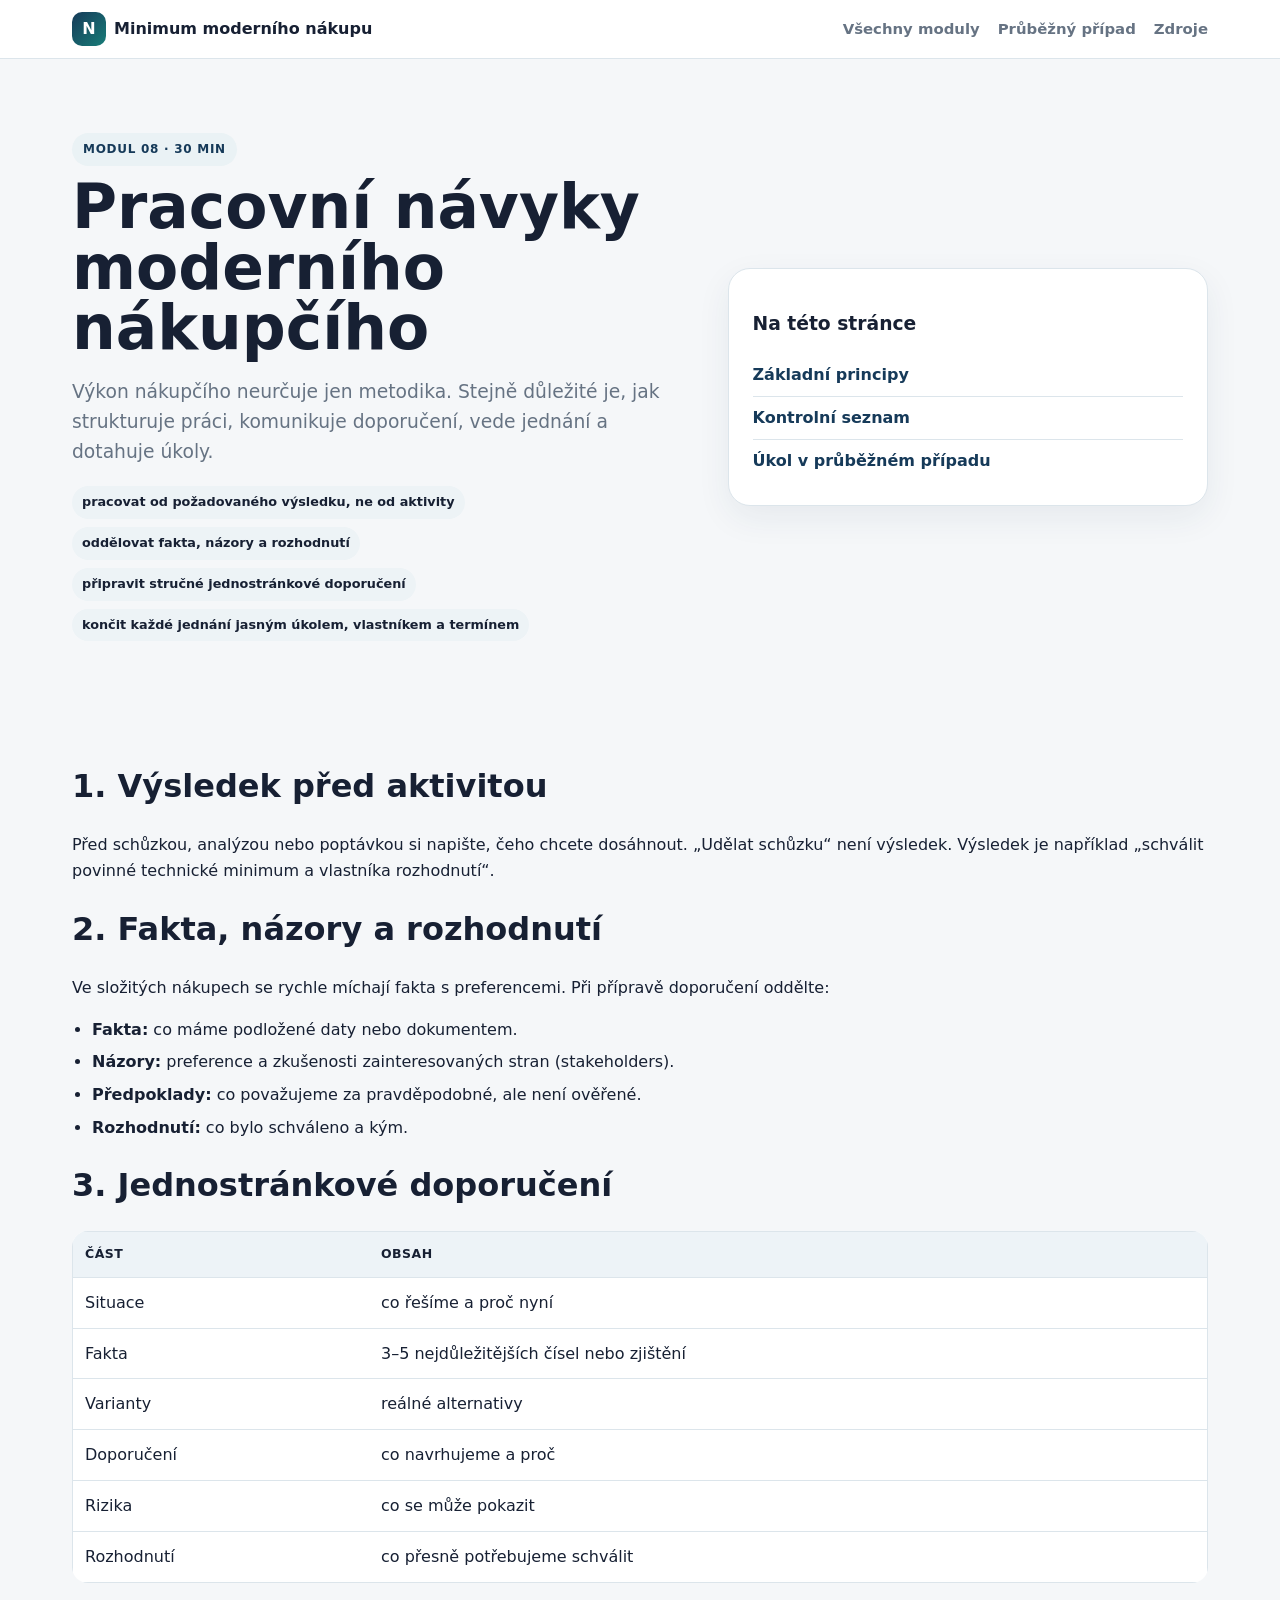
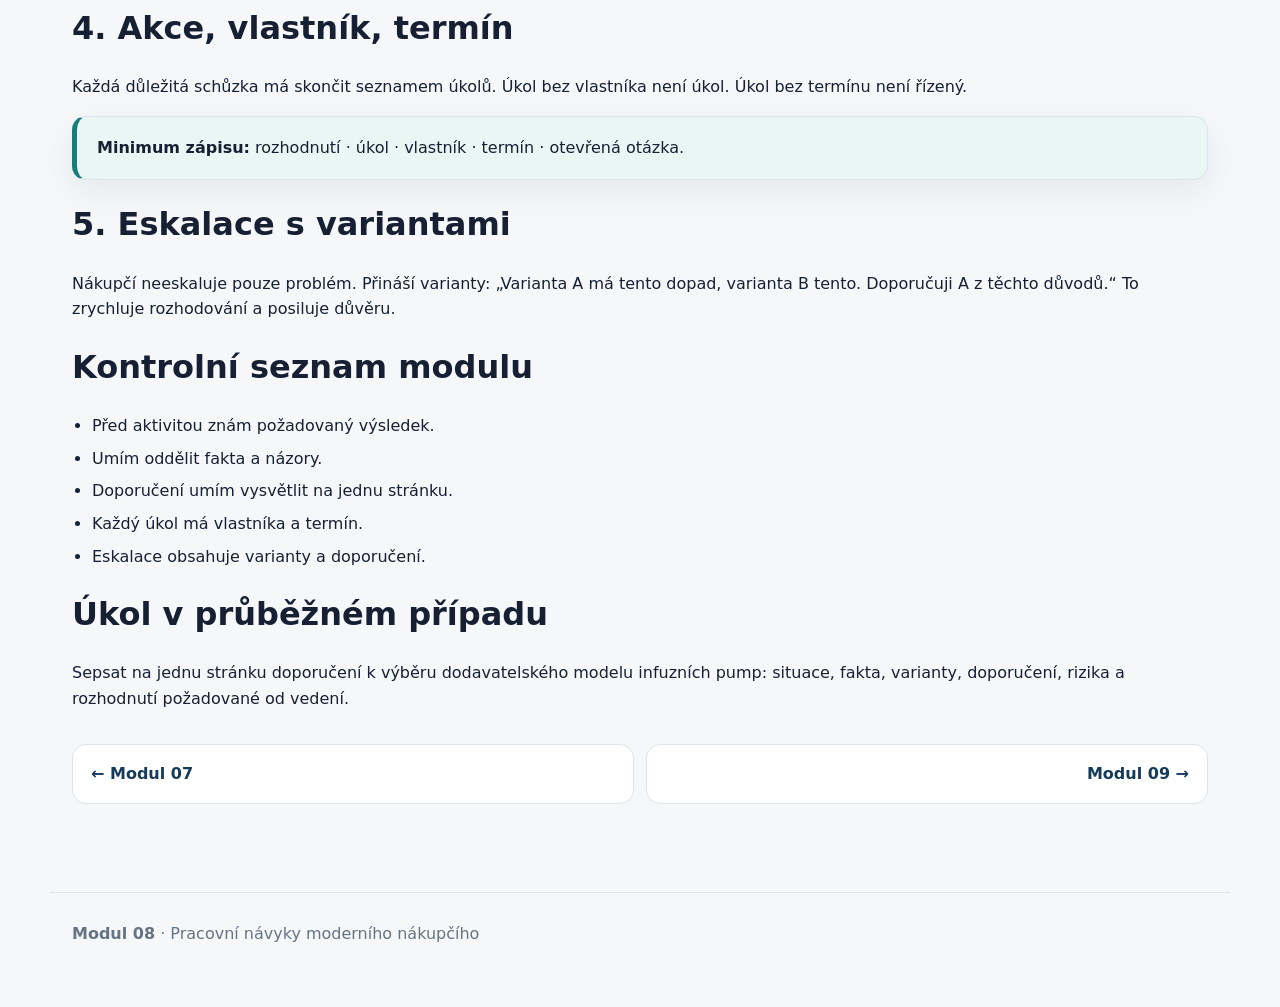
<file: moduly/08-pracovni-navyky.html>
<!doctype html><html lang="cs"><head><meta charset="utf-8"><meta name="viewport" content="width=device-width,initial-scale=1"><meta name="referrer" content="strict-origin-when-cross-origin"><meta http-equiv="Content-Security-Policy" content="default-src 'self'; style-src 'self'; img-src 'self' data:; script-src 'none'; object-src 'none'; base-uri 'self'; form-action 'none'; frame-ancestors 'none'"><title>Pracovní návyky moderního nákupčího · Minimum moderního nákupu</title><link rel="stylesheet" href="../styles.css"></head><body>
<header><nav><a class="brand" href="../index.html"><b>N</b>Minimum moderního nákupu</a><a href="../index.html#moduly">Všechny moduly</a><a href="../master-case.html">Průběžný případ</a><a href="../zdroje.html">Zdroje</a></nav></header>
<main><section class="hero module-hero"><div><span class="eyebrow">Modul 08 · 30 min</span><h1>Pracovní návyky moderního nákupčího</h1><p class="lead">Výkon nákupčího neurčuje jen metodika. Stejně důležité je, jak strukturuje práci, komunikuje doporučení, vede jednání a dotahuje úkoly.</p><div class="pill-row"><span class="pill">pracovat od požadovaného výsledku, ne od aktivity</span><span class="pill">oddělovat fakta, názory a rozhodnutí</span><span class="pill">připravit stručné jednostránkové doporučení</span><span class="pill">končit každé jednání jasným úkolem, vlastníkem a termínem</span></div></div><aside class="toc"><h3>Na této stránce</h3><a href="#outcome">Základní principy</a><a href="#minimum">Kontrolní seznam</a><a href="#case">Úkol v průběžném případu</a></aside></section>
<section class="wrap">
<h2 id="outcome">1. Výsledek před aktivitou</h2>
<p>Před schůzkou, analýzou nebo poptávkou si napište, čeho chcete dosáhnout. „Udělat schůzku“ není výsledek. Výsledek je například „schválit povinné technické minimum a vlastníka rozhodnutí“.</p>

<h2 id="facts">2. Fakta, názory a rozhodnutí</h2>
<p>Ve složitých nákupech se rychle míchají fakta s preferencemi. Při přípravě doporučení oddělte:</p>
<ul class="check"><li><b>Fakta:</b> co máme podložené daty nebo dokumentem.</li><li><b>Názory:</b> preference a zkušenosti zainteresovaných stran (stakeholders).</li><li><b>Předpoklady:</b> co považujeme za pravděpodobné, ale není ověřené.</li><li><b>Rozhodnutí:</b> co bylo schváleno a kým.</li></ul>

<h2 id="onepage">3. Jednostránkové doporučení</h2>
<div class="table"><table><thead><tr><th>Část</th><th>Obsah</th></tr></thead><tbody>
<tr><td>Situace</td><td>co řešíme a proč nyní</td></tr><tr><td>Fakta</td><td>3–5 nejdůležitějších čísel nebo zjištění</td></tr><tr><td>Varianty</td><td>reálné alternativy</td></tr><tr><td>Doporučení</td><td>co navrhujeme a proč</td></tr><tr><td>Rizika</td><td>co se může pokazit</td></tr><tr><td>Rozhodnutí</td><td>co přesně potřebujeme schválit</td></tr></tbody></table></div>

<h2 id="úkoly">4. Akce, vlastník, termín</h2>
<p>Každá důležitá schůzka má skončit seznamem úkolů. Úkol bez vlastníka není úkol. Úkol bez termínu není řízený.</p>
<div class="callout tip"><b>Minimum zápisu:</b> rozhodnutí · úkol · vlastník · termín · otevřená otázka.</div>

<h2 id="escalation">5. Eskalace s variantami</h2>
<p>Nákupčí neeskaluje pouze problém. Přináší varianty: „Varianta A má tento dopad, varianta B tento. Doporučuji A z těchto důvodů.“ To zrychluje rozhodování a posiluje důvěru.</p>

<h2 id="minimum">Kontrolní seznam modulu</h2><ul class="check"><li>Před aktivitou znám požadovaný výsledek.</li><li>Umím oddělit fakta a názory.</li><li>Doporučení umím vysvětlit na jednu stránku.</li><li>Každý úkol má vlastníka a termín.</li><li>Eskalace obsahuje varianty a doporučení.</li></ul>
<h2 id="case">Úkol v průběžném případu</h2><p>Sepsat na jednu stránku doporučení k výběru dodavatelského modelu infuzních pump: situace, fakta, varianty, doporučení, rizika a rozhodnutí požadované od vedení.</p><div class="nextprev"><a href="../moduly/07-ai-v-nakupu.html">← Modul 07</a><a href="../moduly/09-smlouva-a-dodavatel.html">Modul 09 →</a></div></section></main><footer><b>Modul 08</b> · Pracovní návyky moderního nákupčího</footer></body></html>
</file>
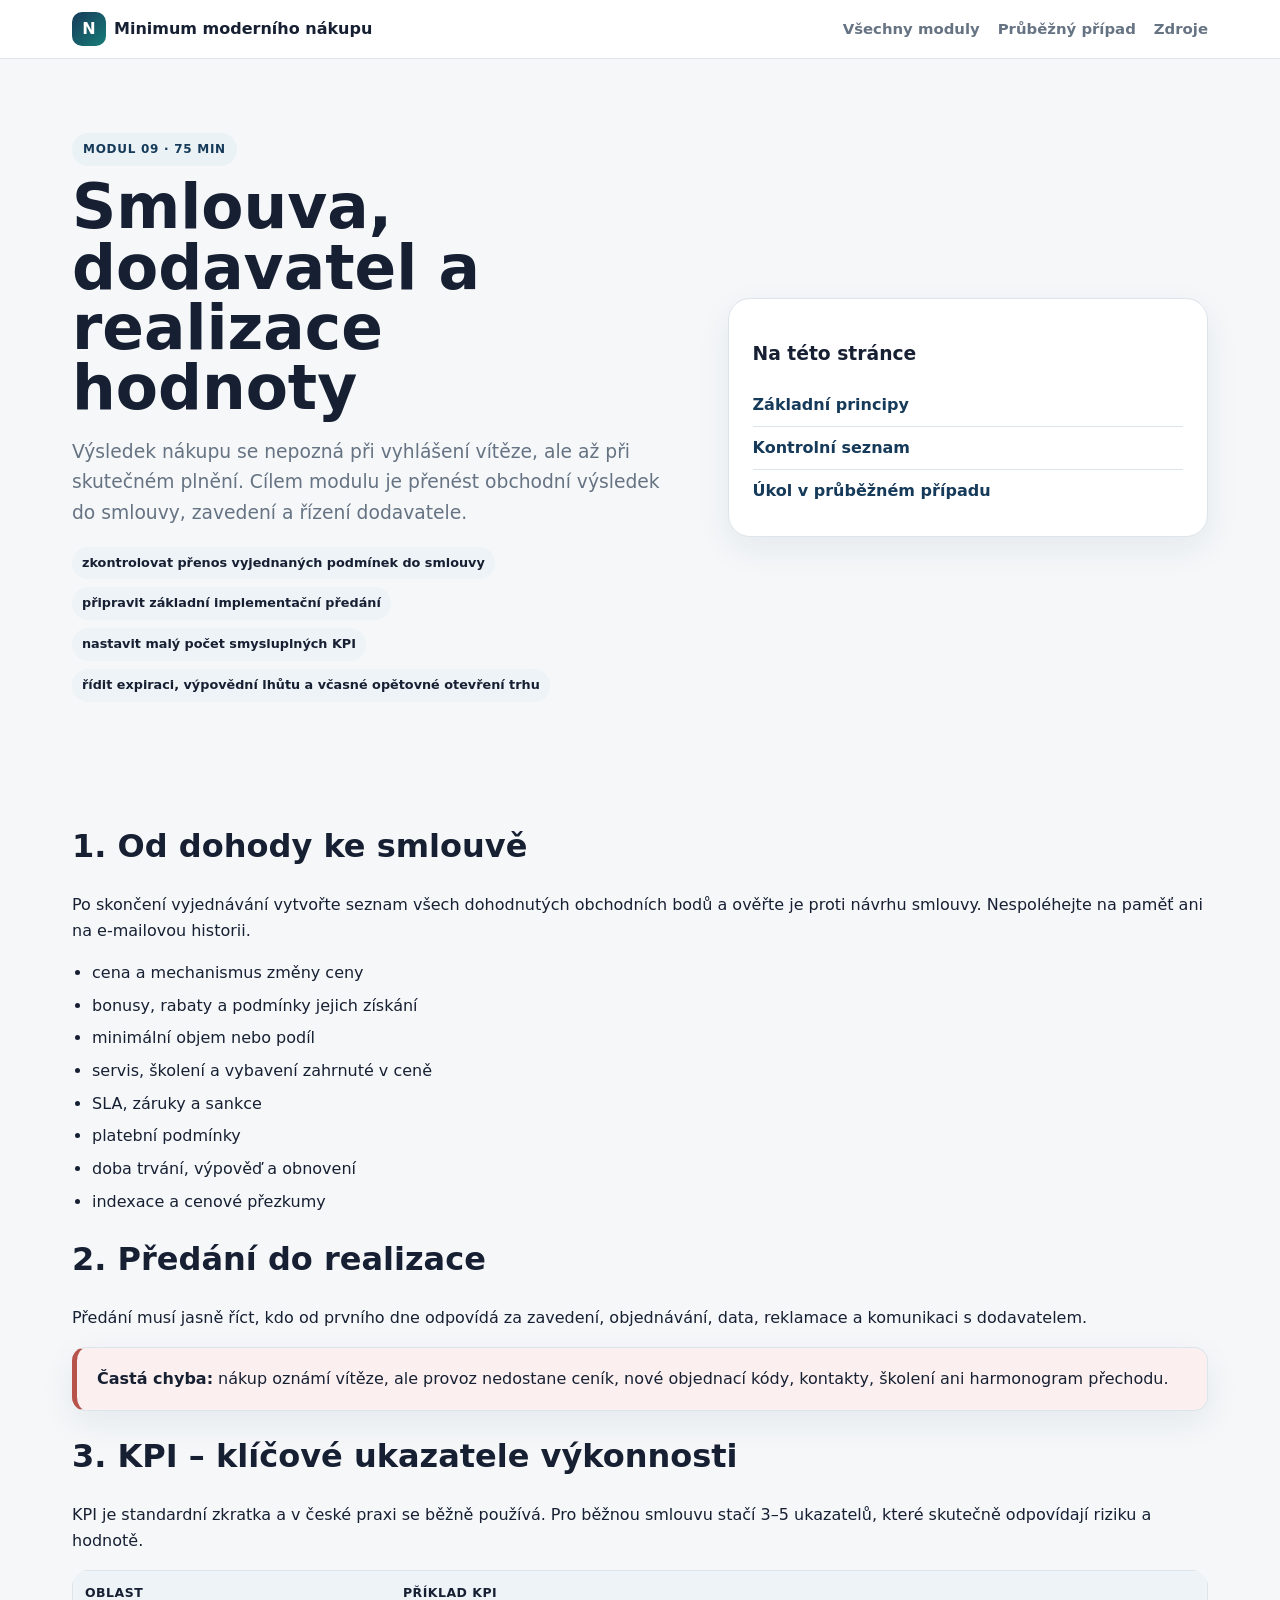
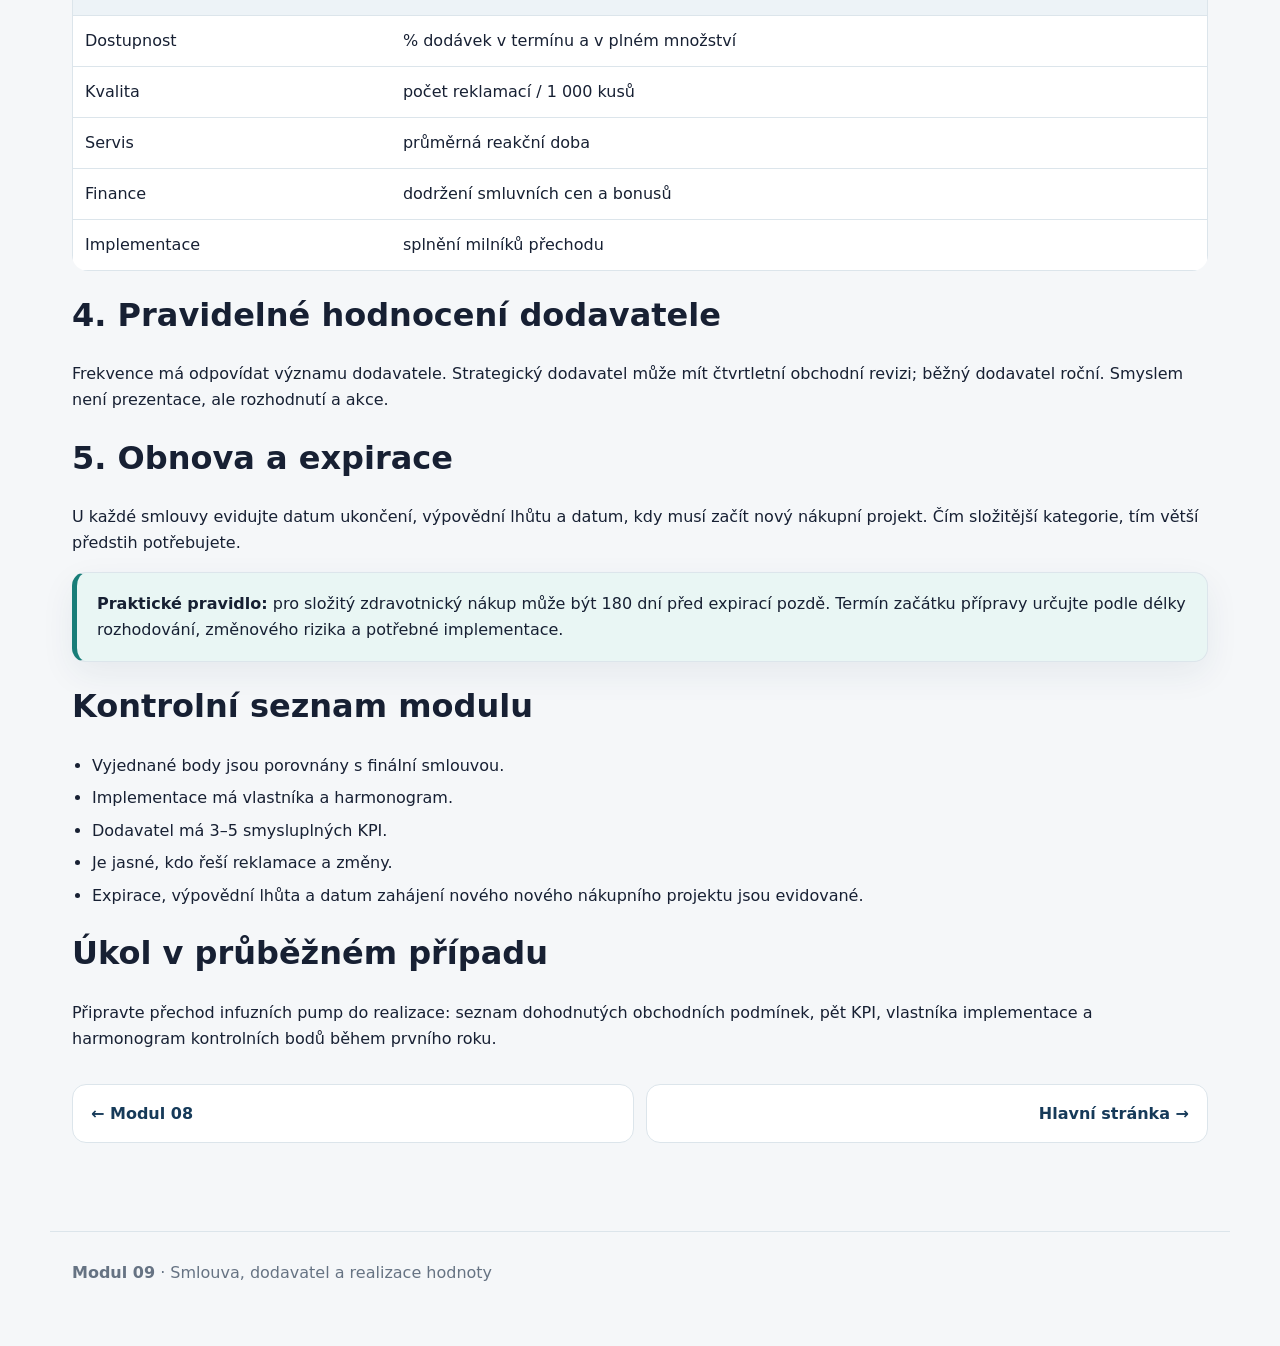
<file: moduly/09-smlouva-a-dodavatel.html>
<!doctype html><html lang="cs"><head><meta charset="utf-8"><meta name="viewport" content="width=device-width,initial-scale=1"><meta name="referrer" content="strict-origin-when-cross-origin"><meta http-equiv="Content-Security-Policy" content="default-src 'self'; style-src 'self'; img-src 'self' data:; script-src 'none'; object-src 'none'; base-uri 'self'; form-action 'none'; frame-ancestors 'none'"><title>Smlouva, dodavatel a realizace hodnoty · Minimum moderního nákupu</title><link rel="stylesheet" href="../styles.css"></head><body>
<header><nav><a class="brand" href="../index.html"><b>N</b>Minimum moderního nákupu</a><a href="../index.html#moduly">Všechny moduly</a><a href="../master-case.html">Průběžný případ</a><a href="../zdroje.html">Zdroje</a></nav></header>
<main><section class="hero module-hero"><div><span class="eyebrow">Modul 09 · 75 min</span><h1>Smlouva, dodavatel a realizace hodnoty</h1><p class="lead">Výsledek nákupu se nepozná při vyhlášení vítěze, ale až při skutečném plnění. Cílem modulu je přenést obchodní výsledek do smlouvy, zavedení a řízení dodavatele.</p><div class="pill-row"><span class="pill">zkontrolovat přenos vyjednaných podmínek do smlouvy</span><span class="pill">připravit základní implementační předání</span><span class="pill">nastavit malý počet smysluplných KPI</span><span class="pill">řídit expiraci, výpovědní lhůtu a včasné opětovné otevření trhu</span></div></div><aside class="toc"><h3>Na této stránce</h3><a href="#deal">Základní principy</a><a href="#minimum">Kontrolní seznam</a><a href="#case">Úkol v průběžném případu</a></aside></section>
<section class="wrap">
<h2 id="deal">1. Od dohody ke smlouvě</h2>
<p>Po skončení vyjednávání vytvořte seznam všech dohodnutých obchodních bodů a ověřte je proti návrhu smlouvy. Nespoléhejte na paměť ani na e-mailovou historii.</p>
<ul class="check"><li>cena a mechanismus změny ceny</li><li>bonusy, rabaty a podmínky jejich získání</li><li>minimální objem nebo podíl</li><li>servis, školení a vybavení zahrnuté v ceně</li><li>SLA, záruky a sankce</li><li>platební podmínky</li><li>doba trvání, výpověď a obnovení</li><li>indexace a cenové přezkumy</li></ul>

<h2 id="handover">2. Předání do realizace</h2>
<p>Předání musí jasně říct, kdo od prvního dne odpovídá za zavedení, objednávání, data, reklamace a komunikaci s dodavatelem.</p>
<div class="callout warn"><b>Častá chyba:</b> nákup oznámí vítěze, ale provoz nedostane ceník, nové objednací kódy, kontakty, školení ani harmonogram přechodu.</div>

<h2 id="kpi">3. KPI – klíčové ukazatele výkonnosti</h2>
<p>KPI je standardní zkratka a v české praxi se běžně používá. Pro běžnou smlouvu stačí 3–5 ukazatelů, které skutečně odpovídají riziku a hodnotě.</p>
<div class="table"><table><thead><tr><th>Oblast</th><th>Příklad KPI</th></tr></thead><tbody>
<tr><td>Dostupnost</td><td>% dodávek v termínu a v plném množství</td></tr><tr><td>Kvalita</td><td>počet reklamací / 1 000 kusů</td></tr><tr><td>Servis</td><td>průměrná reakční doba</td></tr><tr><td>Finance</td><td>dodržení smluvních cen a bonusů</td></tr><tr><td>Implementace</td><td>splnění milníků přechodu</td></tr></tbody></table></div>

<h2 id="reviews">4. Pravidelné hodnocení dodavatele</h2>
<p>Frekvence má odpovídat významu dodavatele. Strategický dodavatel může mít čtvrtletní obchodní revizi; běžný dodavatel roční. Smyslem není prezentace, ale rozhodnutí a akce.</p>

<h2 id="obnova">5. Obnova a expirace</h2>
<p>U každé smlouvy evidujte datum ukončení, výpovědní lhůtu a datum, kdy musí začít nový nákupní projekt. Čím složitější kategorie, tím větší předstih potřebujete.</p>
<div class="callout tip"><b>Praktické pravidlo:</b> pro složitý zdravotnický nákup může být 180 dní před expirací pozdě. Termín začátku přípravy určujte podle délky rozhodování, změnového rizika a potřebné implementace.</div>

<h2 id="minimum">Kontrolní seznam modulu</h2><ul class="check"><li>Vyjednané body jsou porovnány s finální smlouvou.</li><li>Implementace má vlastníka a harmonogram.</li><li>Dodavatel má 3–5 smysluplných KPI.</li><li>Je jasné, kdo řeší reklamace a změny.</li><li>Expirace, výpovědní lhůta a datum zahájení nového nového nákupního projektu jsou evidované.</li></ul>
<h2 id="case">Úkol v průběžném případu</h2><p>Připravte přechod infuzních pump do realizace: seznam dohodnutých obchodních podmínek, pět KPI, vlastníka implementace a harmonogram kontrolních bodů během prvního roku.</p><div class="nextprev"><a href="../moduly/08-pracovni-navyky.html">← Modul 08</a><a href="../index.html">Hlavní stránka →</a></div></section></main><footer><b>Modul 09</b> · Smlouva, dodavatel a realizace hodnoty</footer></body></html>
</file>
<file: styles.css>
:root{--navy:#163a59;--teal:#187d78;--teal2:#e9f6f4;--ink:#172033;--muted:#667383;--line:#dce5eb;--bg:#f5f7f9;--card:#fff;--amber:#f7edd7;--red:#b6534a;--max:1180px}
*{box-sizing:border-box}html{scroll-behavior:smooth}body{margin:0;font:16px/1.62 Inter,ui-sans-serif,system-ui,-apple-system,Segoe UI,Arial,sans-serif;color:var(--ink);background:var(--bg)}
a{color:var(--navy)}header{position:sticky;top:0;z-index:30;background:rgba(255,255,255,.96);border-bottom:1px solid var(--line);backdrop-filter:blur(10px)}
nav{max-width:var(--max);margin:auto;padding:12px 22px;display:flex;gap:18px;align-items:center;flex-wrap:wrap}.brand{font-weight:900;margin-right:auto;color:var(--ink);text-decoration:none}.brand b{display:inline-grid;place-items:center;width:34px;height:34px;margin-right:8px;border-radius:10px;color:#fff;background:linear-gradient(135deg,var(--navy),var(--teal))}
nav>a:not(.brand){text-decoration:none;font-weight:750;color:var(--muted);font-size:.93rem}.wrap{max-width:var(--max);margin:auto;padding:48px 22px}.hero{max-width:var(--max);margin:auto;padding:74px 22px 52px;display:grid;grid-template-columns:1.12fr .88fr;gap:44px;align-items:center}
h1{font-size:clamp(2.5rem,5.5vw,5.1rem);line-height:.98;margin:.18em 0}.module-hero h1{font-size:clamp(2.2rem,4.8vw,4.3rem)}h2{font-size:2rem;line-height:1.18}h3{line-height:1.25}.lead{font-size:1.17rem;color:var(--muted);max-width:780px}
.eyebrow,.badge{display:inline-block;padding:7px 11px;border-radius:999px;background:#eaf2f5;color:var(--navy);font-size:.75rem;font-weight:900;letter-spacing:.06em;text-transform:uppercase}.badge{padding:3px 8px;text-transform:none;letter-spacing:0}
.hero-art,.panel,.module-card,.callout,.toc{background:#fff;border:1px solid var(--line);border-radius:22px;box-shadow:0 12px 34px rgba(22,58,89,.07)}.hero-art,.panel,.toc{padding:24px}
.stats{display:grid;grid-template-columns:repeat(4,1fr);gap:10px;margin-top:24px}.stat{padding:14px;border:1px solid var(--line);border-radius:14px;background:#fff}.stat strong{display:block;font-size:1.35rem}.stat span{font-size:.84rem;color:var(--muted)}
.section-head{display:flex;justify-content:space-between;gap:26px;align-items:end;margin-bottom:22px}.section-head h2{margin:0}.section-head p{max-width:650px;margin:0;color:var(--muted)}
.grid{display:grid;grid-template-columns:repeat(3,1fr);gap:16px}.cols{display:grid;grid-template-columns:1fr 1fr;gap:16px}.module-card{padding:22px;text-decoration:none;color:inherit;display:block;transition:transform .18s ease,box-shadow .18s ease}.module-card:hover,.module-card:focus{transform:translateY(-3px);box-shadow:0 16px 38px rgba(22,58,89,.12)}.module-card .num{font-size:.78rem;color:var(--teal);font-weight:900}.module-card p{color:var(--muted)}.module-card .go{font-weight:850;color:var(--navy)}
.callout{padding:18px 20px;border-left:5px solid var(--teal);border-radius:14px}.callout.warn{border-left-color:var(--red);background:#fbf0ef}.callout.ai{border-left-color:#3e7fa5;background:#edf5fa}.callout.tip{background:var(--teal2)}
.check{padding-left:1.25rem}.check li{margin:.42rem 0}.pill-row{display:flex;gap:8px;flex-wrap:wrap}.pill{padding:6px 10px;background:#edf3f6;border-radius:999px;font-size:.8rem;font-weight:800}
.flow{display:grid;grid-template-columns:repeat(9,1fr);gap:7px}.flow a{min-height:106px;padding:11px;border-radius:13px;background:#fff;border:1px solid var(--line);text-decoration:none;color:inherit}.flow b{display:block;color:var(--teal);font-size:1.15rem}.flow span{font-size:.78rem;font-weight:800}
table{width:100%;border-collapse:collapse;background:#fff;border:1px solid var(--line)}th,td{padding:12px;border-bottom:1px solid var(--line);text-align:left;vertical-align:top}th{background:#edf3f7;font-size:.78rem;text-transform:uppercase;letter-spacing:.04em}.table{overflow:auto;border-radius:16px}
.toc a{display:block;padding:8px 0;border-bottom:1px solid var(--line);text-decoration:none;font-weight:750}.toc a:last-child{border:0}.term{font-weight:850}.muted{color:var(--muted)}.mini{font-size:.88rem}
.cta{display:inline-block;text-decoration:none;padding:11px 15px;border-radius:12px;background:var(--navy);color:#fff;font-weight:850}.cta.alt{background:#fff;color:var(--navy);border:1px solid var(--line)}
footer{max-width:var(--max);margin:40px auto 0;padding:28px 22px 60px;border-top:1px solid var(--line);color:var(--muted)}.nextprev{display:flex;justify-content:space-between;gap:12px;margin-top:32px}.nextprev a{flex:1;padding:16px 18px;border:1px solid var(--line);background:#fff;border-radius:14px;text-decoration:none;font-weight:800}.nextprev a:last-child{text-align:right}
@media(max-width:900px){.hero{grid-template-columns:1fr}.grid{grid-template-columns:1fr 1fr}.cols{grid-template-columns:1fr}.flow{grid-template-columns:repeat(3,1fr)}}
@media(max-width:620px){.grid,.stats{grid-template-columns:1fr}.flow{grid-template-columns:1fr 1fr}.section-head{display:block}nav>a:not(.brand){font-size:.82rem}.nextprev{display:block}.nextprev a{display:block;margin:8px 0}}

.kraljic-wrap{margin:24px 0 8px;display:grid;grid-template-columns:56px 1fr;grid-template-rows:1fr 42px;gap:10px;align-items:stretch}
.kraljic-y{writing-mode:vertical-rl;transform:rotate(180deg);display:flex;align-items:center;justify-content:center;font-size:.78rem;font-weight:900;color:var(--muted);text-transform:uppercase;letter-spacing:.05em}
.kraljic-grid{display:grid;grid-template-columns:1fr 1fr;grid-template-rows:1fr 1fr;gap:10px;min-height:440px}
.kraljic-cell{padding:20px;border-radius:18px;border:1px solid var(--line);display:flex;flex-direction:column;justify-content:space-between}
.kraljic-cell h3{margin:0 0 8px}.kraljic-cell p{margin:.35rem 0}.kraljic-cell .strategy{font-weight:850;margin-top:12px}
.k-leverage{background:#eef7f4}.k-strategic{background:#e9f1f7}.k-noncritical{background:#f7f8f9}.k-bottleneck{background:#fbf1e8}
.kraljic-x{grid-column:2;display:flex;justify-content:space-between;align-items:center;font-size:.78rem;font-weight:900;color:var(--muted);text-transform:uppercase;letter-spacing:.05em}
.prompt-grid{display:grid;grid-template-columns:repeat(2,1fr);gap:14px}.prompt-card{background:#fff;border:1px solid var(--line);border-radius:16px;padding:18px}.prompt-card h3{margin-top:0}.prompt-card pre{white-space:pre-wrap;margin:0;padding:14px;border-radius:12px;background:#f4f7f9;font:13px/1.55 ui-monospace,SFMono-Regular,Consolas,monospace;color:#263444}
@media(max-width:760px){.kraljic-wrap{grid-template-columns:1fr;grid-template-rows:auto}.kraljic-y{writing-mode:horizontal-tb;transform:none}.kraljic-grid{grid-template-columns:1fr;grid-template-rows:auto;min-height:0}.kraljic-x{grid-column:1}.prompt-grid{grid-template-columns:1fr}}
</file>
